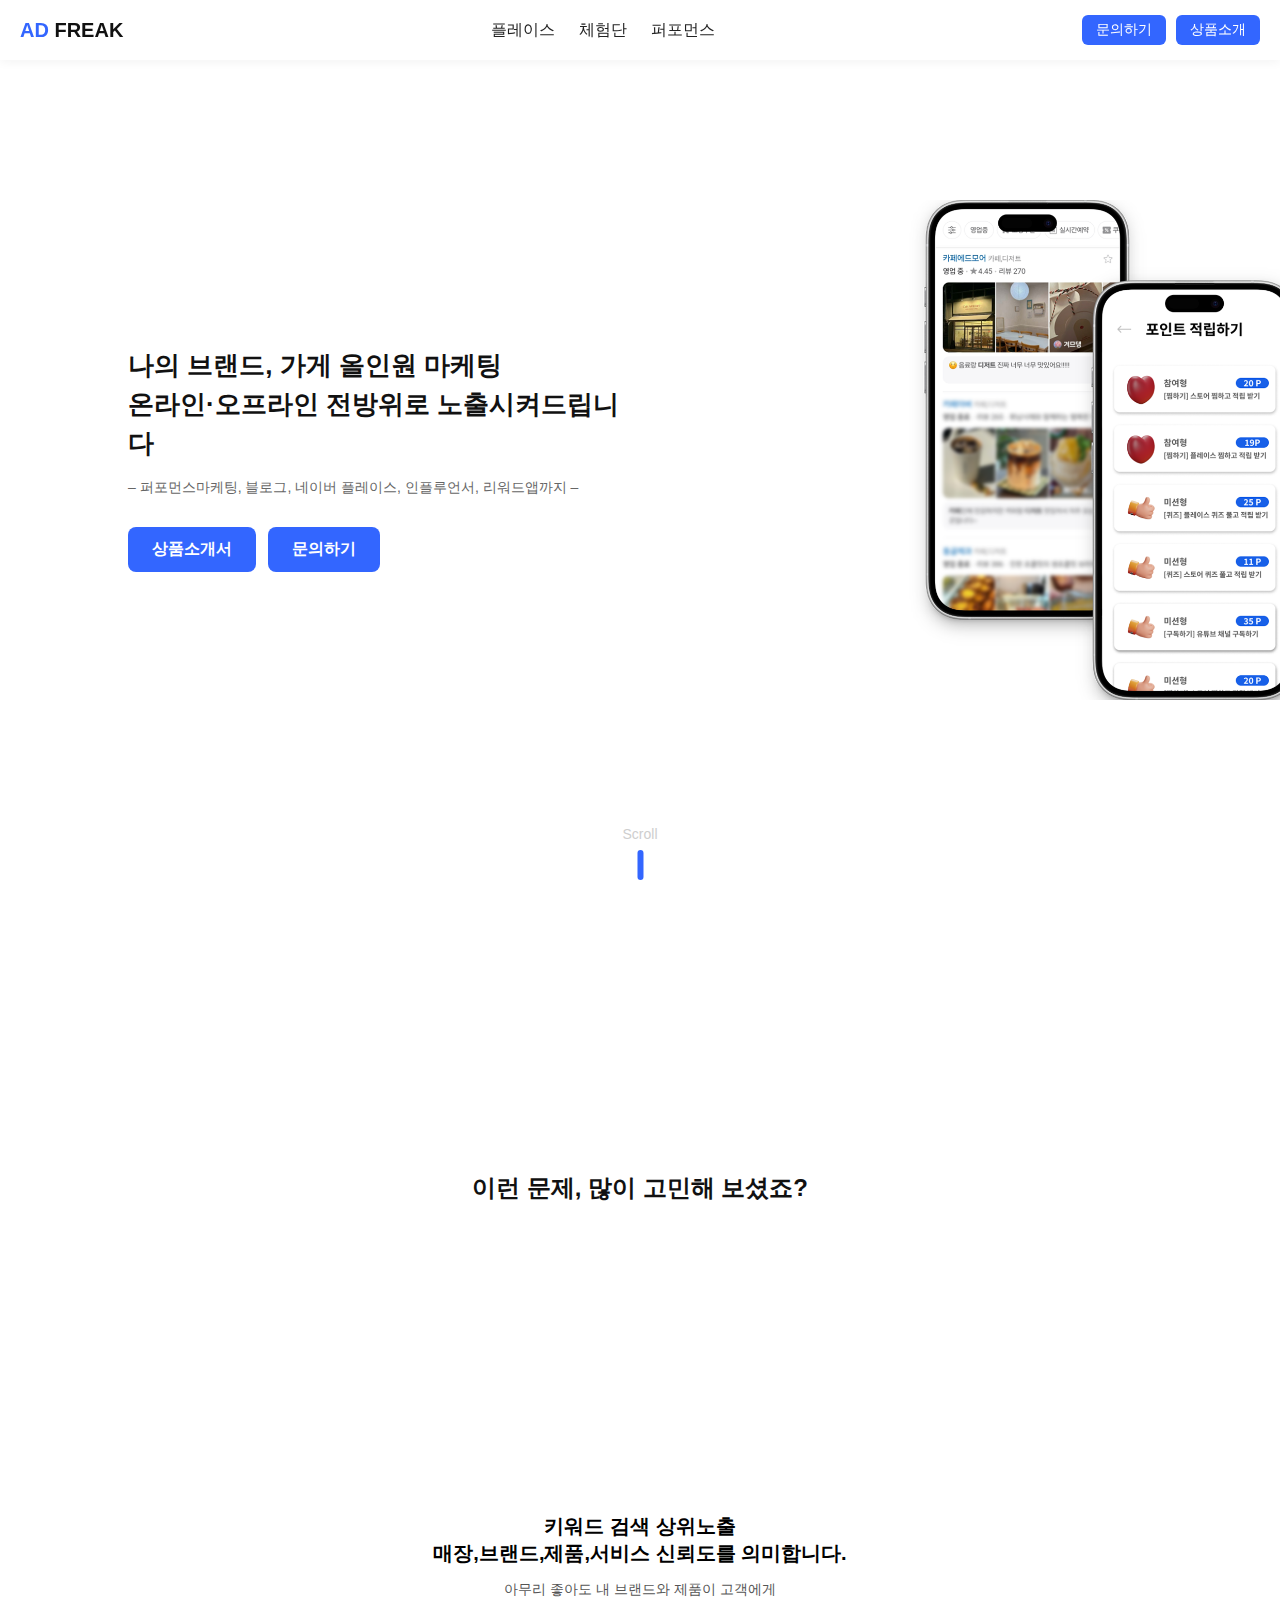
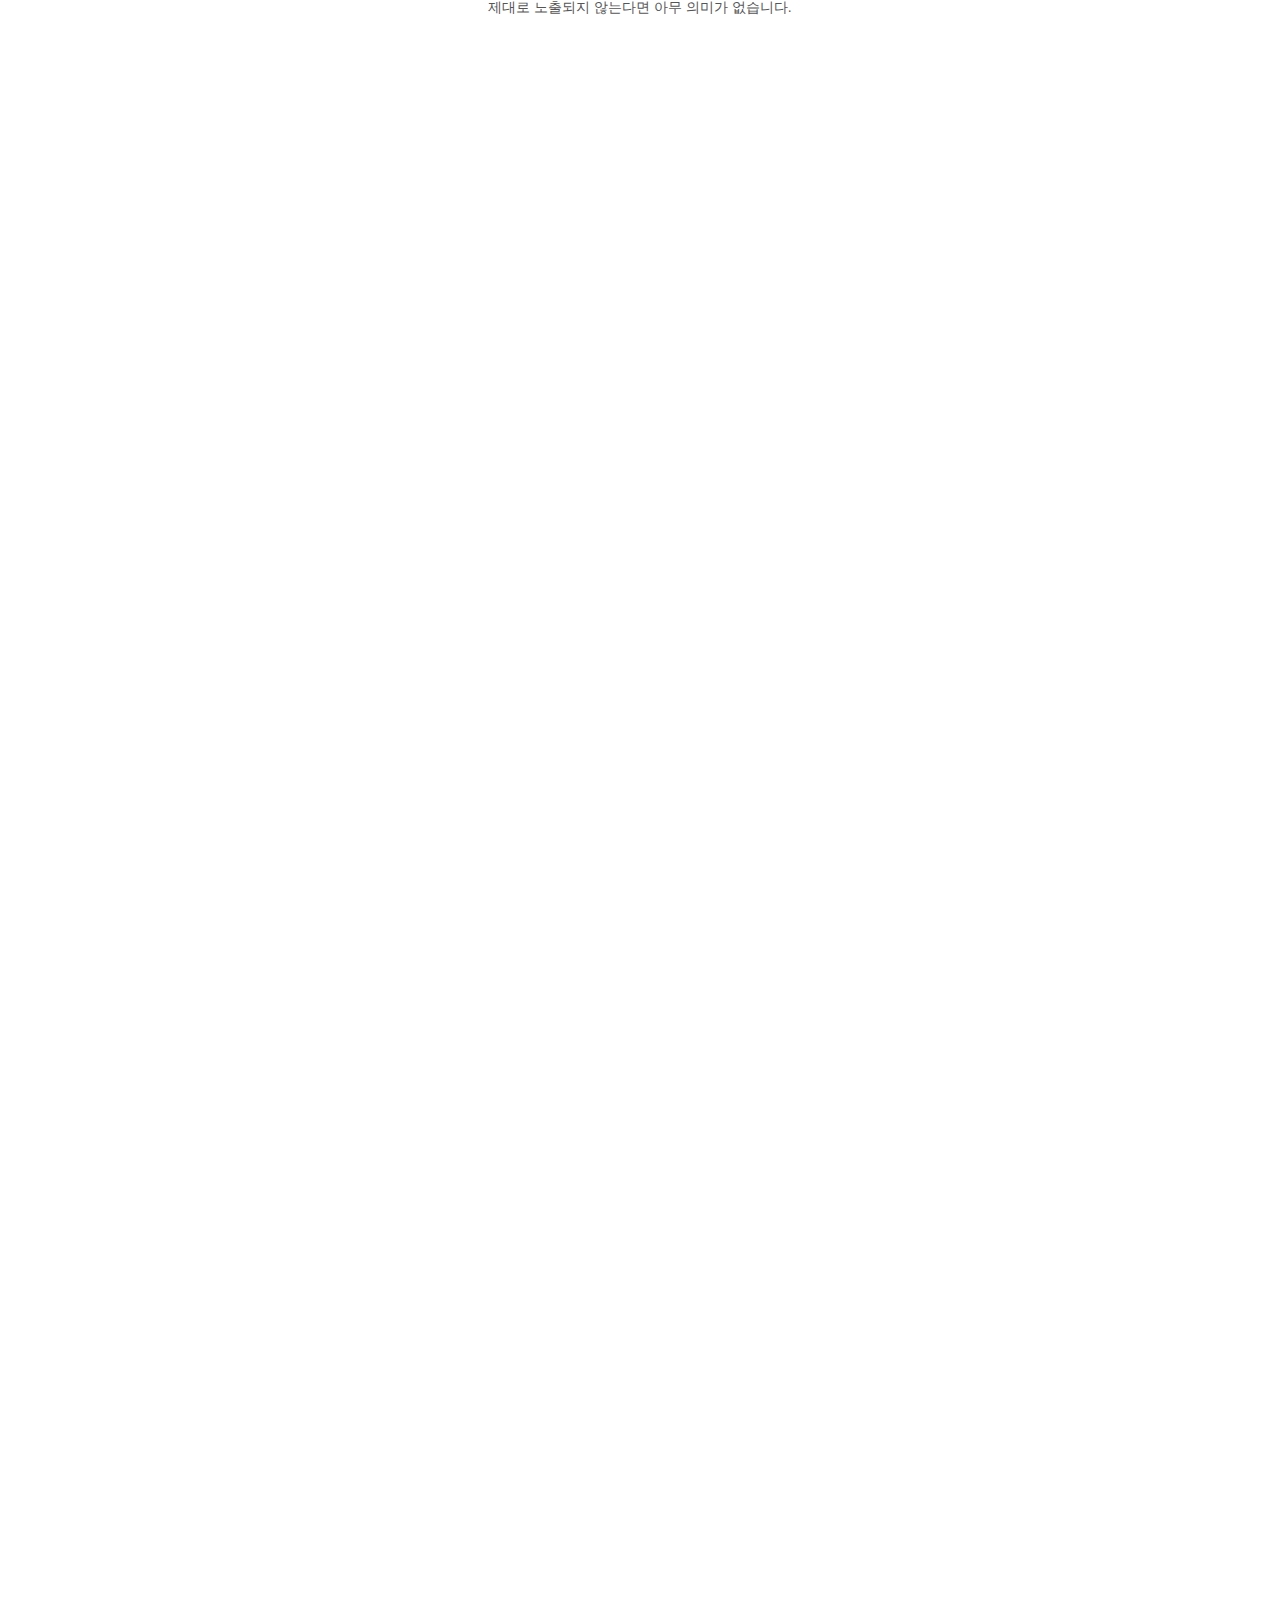
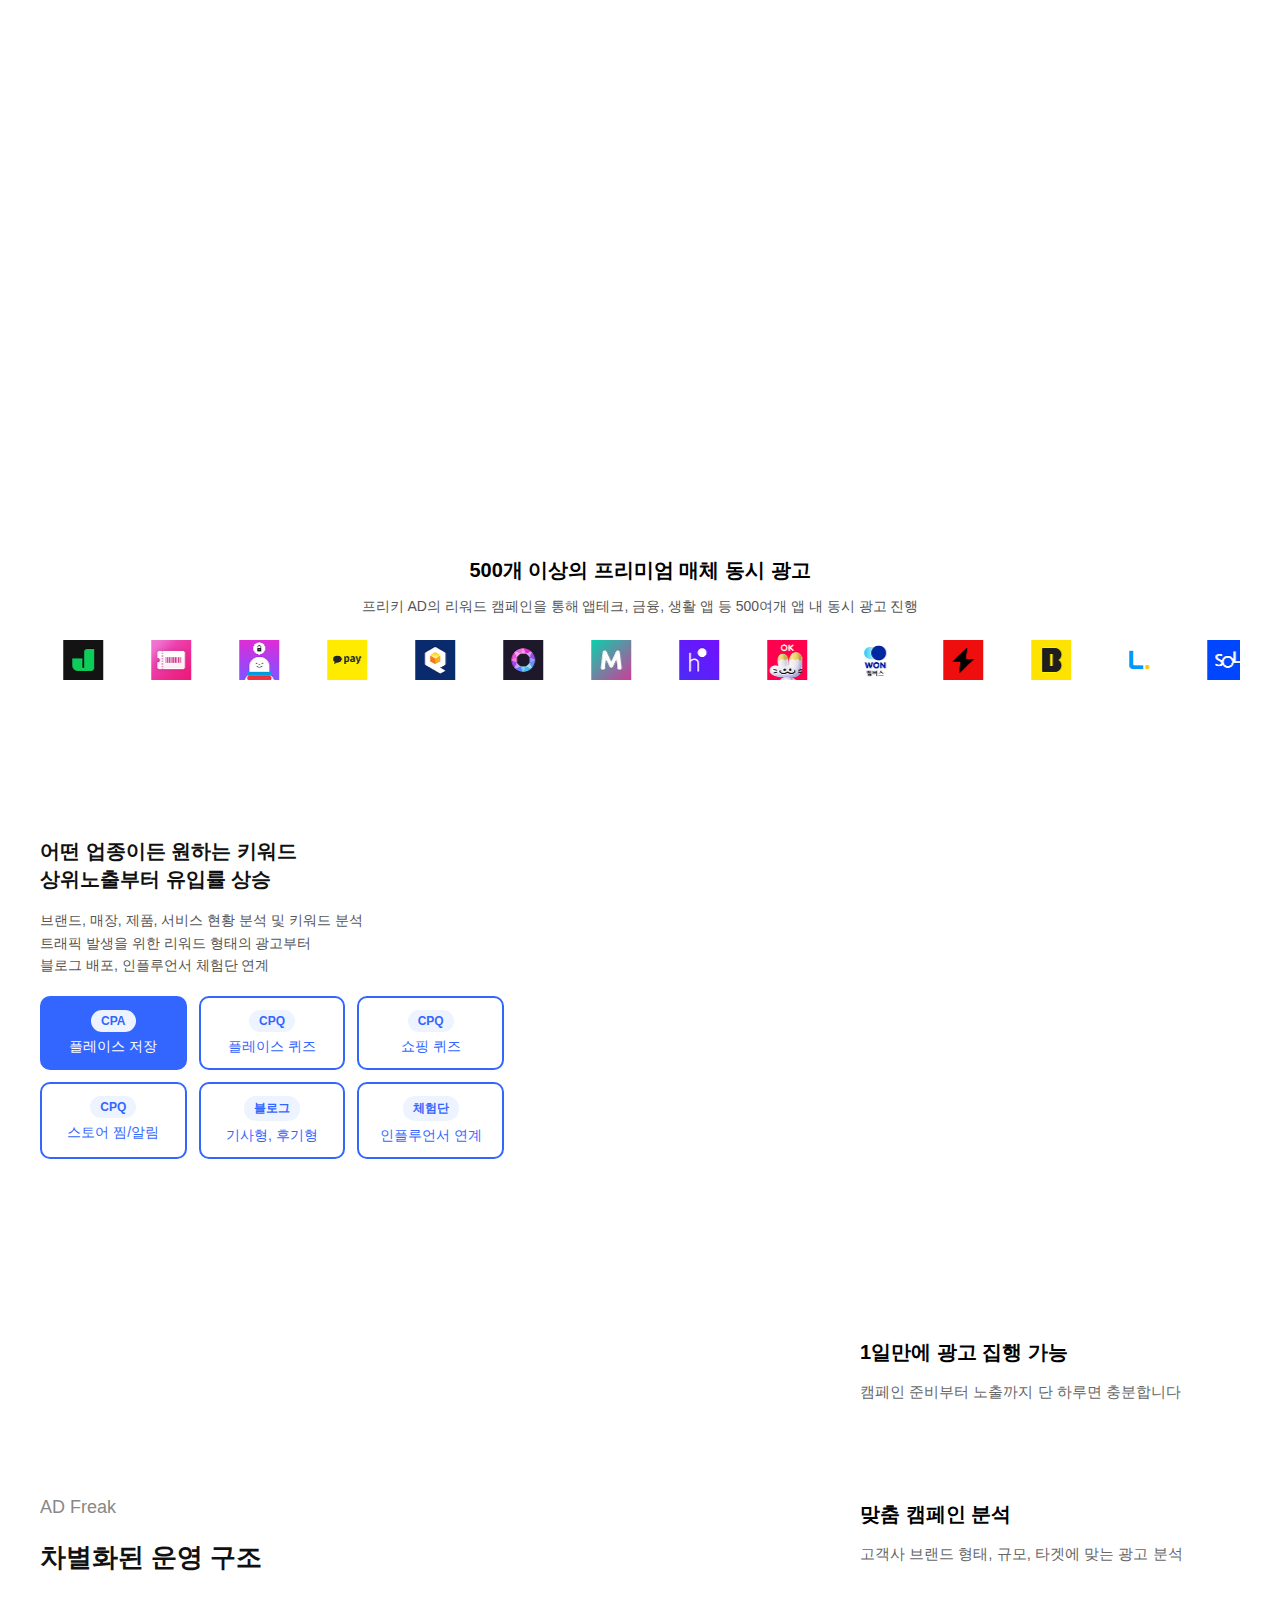
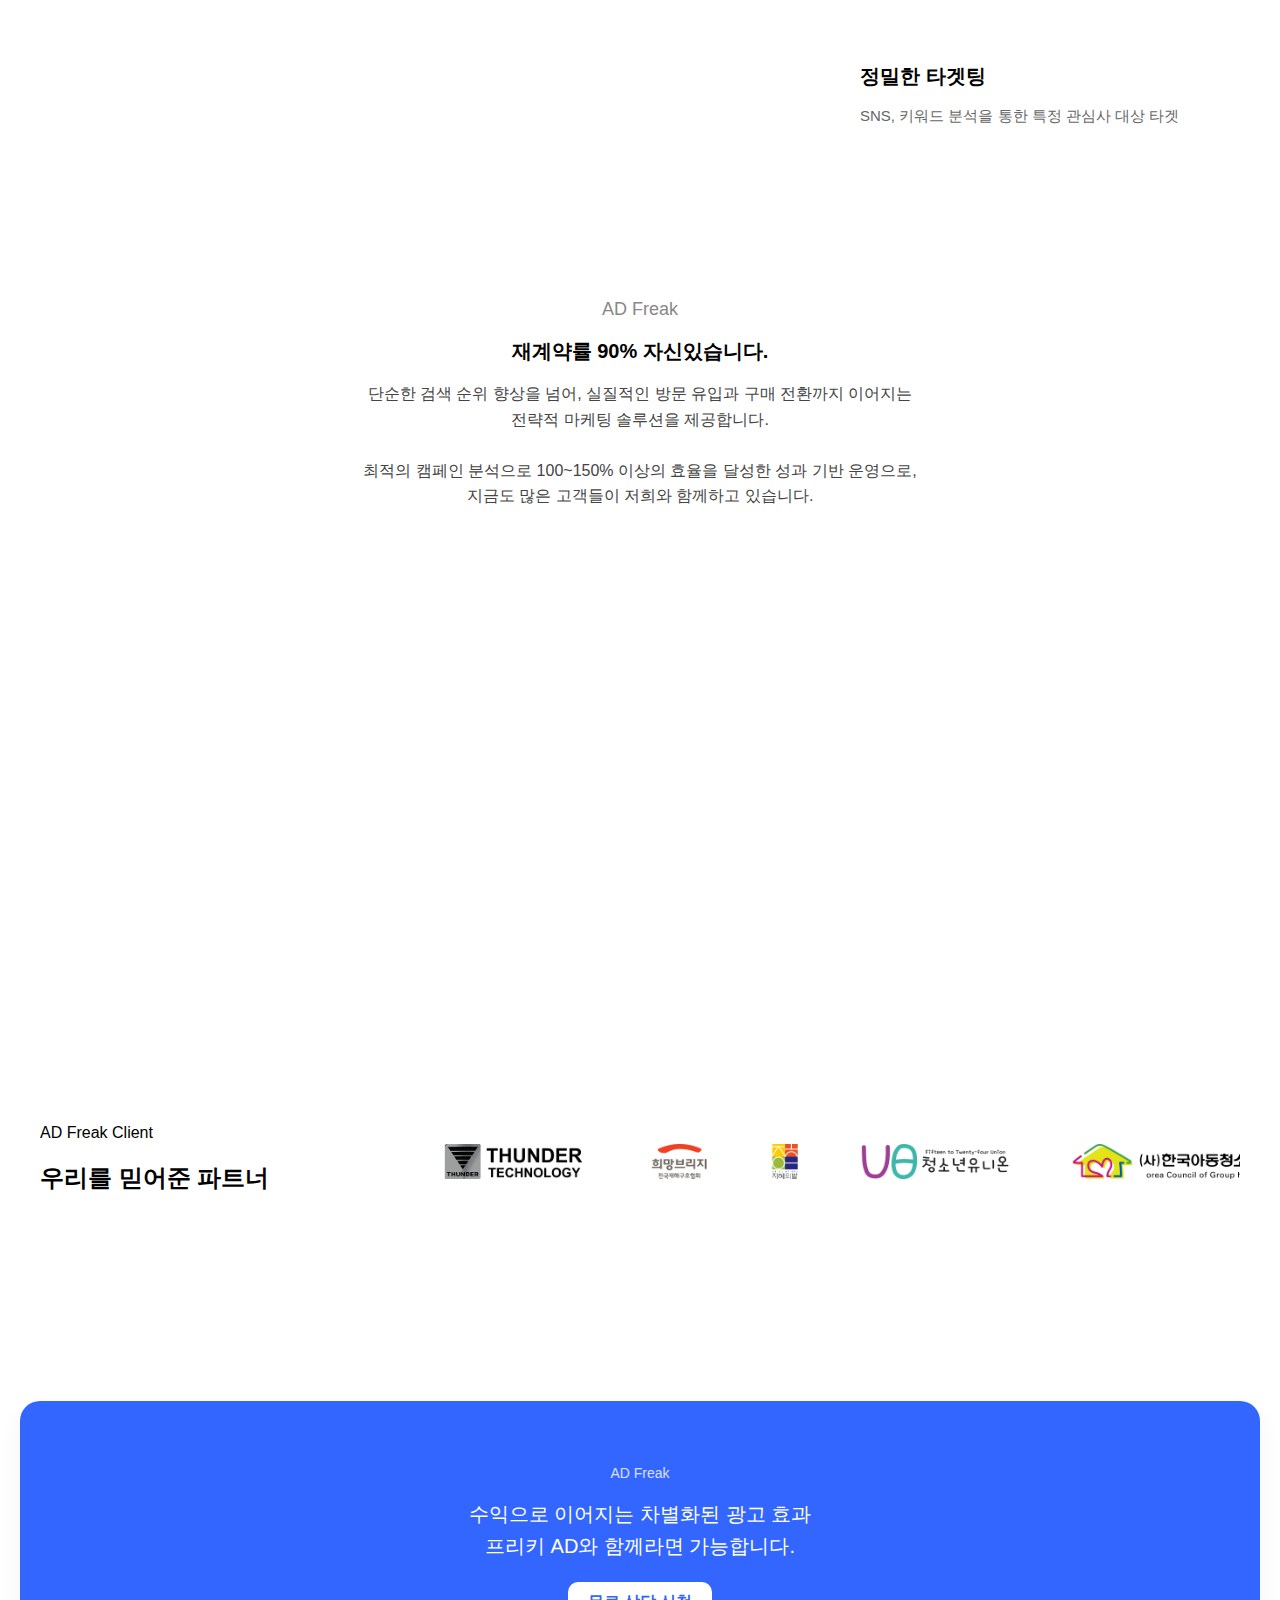
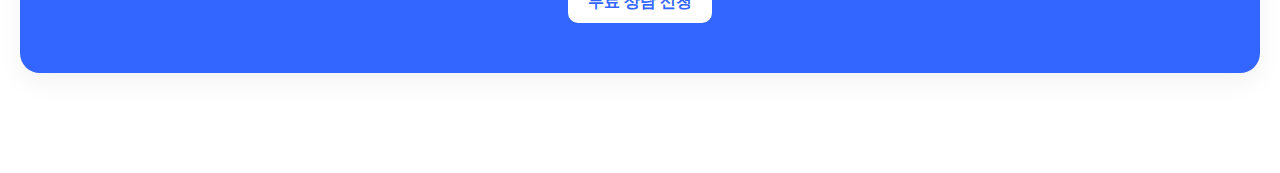
<file: index.html>
<!DOCTYPE html>
<html lang="ko">
<head>
  <meta charset="UTF-8" />
  <meta name="viewport" content="width=device-width, initial-scale=1.0" />
  <title>미션 페이지</title>
  <link rel="stylesheet" href="styles.css">
</head>
<body>
<header class="header">
  <div class="container">
    <!-- 로고 -->
        <a href="index.html" class="logo"><span class="ad">AD</span> <span class="freak">FREAK</span></a>

    <!-- PC 메뉴 -->
    <nav class="nav">
          <a href="place.html">플레이스</a>
      <a href="experience.html">체험단</a>
      <a href="performance.html">퍼포먼스</a>
    </nav>

    <!-- 버튼 -->
    <div class="buttons">
      <a href="contact.html" class="btn">문의하기</a>
      <a href="#product" class="btn">상품소개</a>
    </div>

    <!-- 모바일 메뉴 버튼 -->
    <div class="mobile-menu-icon" onclick="toggleMenu()">☰</div>
  </div>

  <!-- 모바일 전용 메뉴 -->
  <div class="mobile-menu" id="mobileMenu">
    <a href="place.html">플레이스</a>
    <a href="experience.html">체험단</a>
    <a href="performance.html">퍼포먼스</a>
    <a href="contact.html">문의하기</a>
    <a href="#product">상품소개</a>
  </div>
</header>


<!--메인 히어로섹션-->
<section class="hero-section">
  <div class="hero-content-wrapper">
    <div class="hero-text">
      <h1>나의 브랜드, 가게 올인원 마케팅<br>온라인·오프라인 전방위로 노출시켜드립니다</h1>
      <p>– 퍼포먼스마케팅, 블로그, 네이버 플레이스, 인플루언서, 리워드앱까지 –</p>
      <div class="hero-buttons">
        <a href="/files/company-profile.pdf" class="hero-btn" download>상품소개서</a>
        <a href="contact.html" class="hero-btn" target="_blank">문의하기</a>
      </div>
    </div>
    <div class="hero-image">
      <img src="main_img/m_m1.png" alt="핸드폰 목업" class="phone-img" />
    </div>
  </div>
  <div class="scroll-indicator">
<p class="scroll-text">Scroll</p>
    <span></span>
  </div>
</section>


<!--문제섹션-->
<section class="problem-section">
  <div class="problem-container">
    <div class="problem-bubbles">
      <span class="bubble fade-in bbt1">키워드 검색 상위 노출이 안돼요</span>
      <span class="bubble fade-in bbt2">방문 고객을 늘리고 싶어요</span>
      <span class="bubble fade-in bbt3">플레이스 검색 상단 노출되고 싶어요</span>
      <span class="bubble fade-in bbt4">제품, 서비스 인지도를 높이고 싶어요</span>
      <span class="bubble fade-in bbt5">대행사의 트래픽 광고가 효과 없었어요</span>
      <span class="bubble fade-in bbt6">어뷰징이 걱정이에요.</span>
    </div>
    <div class="problem-text">
          <h2>이런 문제, 많이 고민해 보셨죠?<br><strong id="typing-effect" data-typing-text="애드프릭에서 해결해드리겠습니다.">애드프릭에서 해결해드리겠습니다.</strong></h2>
    </div>
  </div>
</section>

<div class="logo-section">
  <h2>키워드 검색 상위노출</br>매장,브랜드,제품,서비스 신뢰도를 의미합니다.</h2>
  <p>아무리 좋아도 내 브랜드와 제품이 고객에게</br>제대로 노출되지 않는다면 아무 의미가 없습니다.</p>
</div>


<!--서비스 설명 1 -->
<section class="ad-section ad-section-1 fade-trigger">
  <div class="ad-inner">
    <div class="ad-left fade-item fade-delay-1">
      <h3>데이터 기반 실 사용자를 타겟으로<br>참여율 높은 보상형 광고를 제공해요</h3>
    </div>
    <div class="ad-right">
      <div class="phone fade-item fade-delay-2">
        <img src="main_img/m_s3_1.png" alt="퀴즈리워드1">
      </div>
      <div class="phone fade-item fade-delay-3">
        <img src="main_img/m_s3_2.png" alt="퀴즈리워드2">
      </div>
    </div>
  </div>
</section>


<!--서비스 설명 2 -->
<section class="ad-section ad-section-2 fade-trigger">
  <div class="ad-inner">
    <div class="ad-left fade-item fade-delay-1">
      <h3>플레이스,카카오맵,카카오페이 등<br>CPA 부터 트래픽 상승을 위한 CPQ 까지</h3>
    </div>
    <div class="ad-right">
      <div class="phone fade-item fade-delay-2">
        <img src="main_img/m_s4_1.png" alt="퀴즈리워드1">
      </div>
      <div class="phone fade-item fade-delay-3">
        <img src="main_img/m_s4_2.png" alt="퀴즈리워드2">
      </div>
    </div>
  </div>
</section>

<!--서비스 설명 3 -->
<section class="ad-section ad-section-3 fade-trigger">
  <div class="ad-inner">
    <div class="ad-left fade-item fade-delay-1">
      <h3>다양한 채널의 전문 인플루선서 연계<br>블로그,인스타그램,유튜브 체험단</h3>
    </div>
    <div class="ad-right">
      <div class="phone fade-item fade-delay-2">
        <img src="main_img/m_s5_1.png" alt="퀴즈리워드1">
      </div>
      <div class="phone fade-item fade-delay-3">
        <img src="main_img/m_s5_2.png" alt="퀴즈리워드2">
      </div>
    </div>
  </div>
</section>

<!--서비스 설명 4 -->
<section class="ad-section ad-section-4 fade-trigger">
  <div class="ad-inner">
    <div class="ad-left fade-item fade-delay-1">
      <h3>단순한 광고 운영을 넘어, 콘텐츠 기획·제작까지 <br>최소비용으로 최대 성과를 이끌어내는 퍼포먼스 마케팅</h3>
    </div>
    <div class="ad-right">
      <div class="phone fade-item fade-delay-2">
        <img src="main_img/ps2.png" alt="퀴즈리워드1">
      </div>
    </div>
  </div>
</section>

<!-- 로고 슬라이더 -->
<div class="logo-section">
  <h2>500개 이상의 프리미엄 매체 동시 광고</h2>
  <p>프리키 AD의 리워드 캠페인을 통해 앱테크, 금융, 생활 앱 등 500여개 앱 내 동시 광고 진행</p>
  <div class="logo-slider-wrapper">
    <div class="logo-slider">
          <img src="reward_logo/image 4.png">
          <img src="reward_logo/image 5.png">
          <img src="reward_logo/image 6.png">
          <img src="reward_logo/image 7.png">
          <img src="reward_logo/image 8.png">
          <img src="reward_logo/image 9.png">
          <img src="reward_logo/image 10.png">
          <img src="reward_logo/image 11.png">
          <img src="reward_logo/image 12.png">
          <img src="reward_logo/image 13.png">
          <img src="reward_logo/image 14.png">
          <img src="reward_logo/image 15.png">
          <img src="reward_logo/image 16.png">
          <img src="reward_logo/image 17.png">
          <img src="reward_logo/image 18.png">
          <img src="reward_logo/image 19.png">
          <img src="reward_logo/image 20.png">
          <img src="reward_logo/image 21.png">
          <img src="reward_logo/image 22.png">
          <img src="reward_logo/image 23.png">
          <img src="reward_logo/image 24.png">
          <img src="reward_logo/image 25.png">
          <img src="reward_logo/image 26.png">
          <img src="reward_logo/image 27.png">
          <img src="reward_logo/image 28.png">
          <img src="reward_logo/image 29.png">
    </div>
  </div>
</div>

<!-- 메인 섹션 -->
<div class="section1">
  <div class="left-panel">
    <div class="header-text">
      <h2>어떤 업종이든 원하는 키워드<br>상위노출부터 유입률 상승</h2>
      <p>브랜드, 매장, 제품, 서비스 현황 분석 및 키워드 분석<br>트래픽 발생을 위한 리워드 형태의 광고부터<br>블로그 배포, 인플루언서 체험단 연계</p>
    </div>
    <div class="button-grid">
      <button class="mission-btn active" data-target="place">
        <div class="mission-tag">CPA</div>
        <div class="mission-title">플레이스 저장</div>
      </button>
      <button class="mission-btn" data-target="quiz">
        <div class="mission-tag">CPQ</div>
        <div class="mission-title">플레이스 퀴즈</div>
      </button>
      <button class="mission-btn" data-target="shoppingquiz">
        <div class="mission-tag">CPQ</div>
        <div class="mission-title">쇼핑 퀴즈</div>
      </button>
      <button class="mission-btn" data-target="storezzim">
        <div class="mission-tag">CPQ</div>
        <div class="mission-title">스토어 찜/알림</div>
      </button>
      <button class="mission-btn" data-target="blog">
        <div class="mission-tag">블로그</div>
        <div class="mission-title">기사형, 후기형</div>
      </button>
      <button class="mission-btn" data-target="influencer">
        <div class="mission-tag">체험단</div>
        <div class="mission-title">인플루언서 연계</div>
      </button>
    </div>
  </div>

  <div class="content-area">
    <!-- 각 콘텐츠 세트 -->
    <div id="place" class="content-set active">
      <div class="phone-mockup delay-0"><img src="main_img/cpa1_1.png" /></div>
      <div class="phone-mockup delay-1"><img src="main_img/cpa1_2.png" /></div>
      <div class="phone-mockup delay-2"><img src="main_img/cpa1_3.png" /></div>
      <div class="phone-mockup delay-3"><img src="main_img/cpa1_4.png" /></div>
    </div>

    <!-- 예시 콘텐츠들 (quiz, shoppingquiz 등) -->
    <div id="quiz" class="content-set">
      <div class="phone-mockup delay-0"><img src="main_img/cpq1_1.png" /></div>
      <div class="phone-mockup delay-1"><img src="main_img/cpq1_2.png" /></div>
      <div class="phone-mockup delay-2"><img src="main_img/cpq1_3.png" /></div>
      <div class="phone-mockup delay-3"><img src="main_img/cpq1_4.png" /></div>
    </div>

    <div id="shoppingquiz" class="content-set">
      <div class="phone-mockup delay-0"><img src="main_img/cpq2_1.png" /></div>
      <div class="phone-mockup delay-1"><img src="main_img/cpq2_2.png" /></div>
      <div class="phone-mockup delay-2"><img src="main_img/cpq2_3.png" /></div>
      <div class="phone-mockup delay-3"><img src="main_img/cpq2_4.png" /></div>
    </div>

    <div id="storezzim" class="content-set">
      <div class="phone-mockup delay-0"><img src="main_img/cpq3_1.png" /></div>
      <div class="phone-mockup delay-1"><img src="main_img/cpq3_2.png" /></div>
      <div class="phone-mockup delay-2"><img src="main_img/cpq3_3.png" /></div>
      <div class="phone-mockup delay-3"><img src="main_img/cpq3_4.png" /></div>
    </div>

    <div id="blog" class="content-set">
      <div class="phone-mockup delay-0"><img src="main_img/blg1.png" /></div>
      <div class="phone-mockup delay-1"><img src="main_img/blg2.png" /></div>
      <div class="phone-mockup delay-2"><img src="main_img/blg3.png" /></div>
      <div class="phone-mockup delay-3"><img src="main_img/blg_4.png" /></div>
    </div>

    <div id="influencer" class="content-set">
      <div class="phone-mockup delay-0"><img src="main_img/ins1.png" /></div>
      <div class="phone-mockup delay-1"><img src="main_img/ins2.png" /></div>
      <div class="phone-mockup delay-2"><img src="main_img/ins3.png" /></div>
      <div class="phone-mockup delay-3"><img src="main_img/ins_4.png" /></div>
    </div>
  </div>
</div>

<section class="feature-section scroll-fade">
  <div class="feature-title">
        <p class="small-title">AD Freak</p>
    <h2 class="main-title">차별화된 운영 구조</h2>
  </div>
  <div class="feature-list">
    <div class="feature-item">
      <h3>1일만에 광고 집행 가능</h3>
      <p>캠페인 준비부터 노출까지 단 하루면 충분합니다</p>
    </div>
    <div class="feature-item">
      <h3>맞춤 캠페인 분석</h3>
      <p>고객사 브랜드 형태, 규모, 타겟에 맞는 광고 분석</p>
    </div>
    <div class="feature-item">
      <h3>정밀한 타겟팅</h3>
      <p>SNS, 키워드 분석을 통한 특정 관심사 대상 타겟</p>
    </div>
  </div>
</section>

<section class="section-mockup">
  <div class="text-container scroll-fade">
        <p class="subtitle">AD Freak</p>
    <h2>재계약률 90% 자신있습니다.</h2>
    <p class="desc">
      단순한 검색 순위 향상을 넘어, 실질적인 방문 유입과 구매 전환까지 이어지는<br>
      전략적 마케팅 솔루션을 제공합니다.<br>
      <br>
      최적의 캠페인 분석으로 100~150% 이상의 효율을 달성한 성과 기반 운영으로,<br>
      지금도 많은 고객들이 저희와 함께하고 있습니다.
    </p>
  </div>
  <div class="mockup-container">
    <img src="main_img/m_s3_2.png" class="mockup scroll-fade fade-delay-1" alt="mockup1">
    <img src="main_img/m_sl1.png" class="mockup scroll-fade fade-delay-2" alt="mockup2">
    <img src="main_img/blg4.png" class="mockup scroll-fade fade-delay-3" alt="mockup3">
    <img src="main_img/ins4.png" class="mockup scroll-fade fade-delay-4" alt="mockup4">
    <img src="main_img/m_sl2.png" class="mockup scroll-fade fade-delay-5" alt="mockup5">
    <img src="main_img/m_sl3.png" class="mockup scroll-fade fade-delay-5" alt="mockup6">
  </div>
  </div>
</section>

<section class="section-partners">
      <div class="partner-flex">
  <div class="partner-text">
          <p class="subtitle">AD Freak Client</p>
    <h2>우리를 믿어준 파트너</h2>
  </div>
  <div class="partner-slider-wrapper">
    <div class="partner-slider scroll-slide">
            <img src="partner_logo/Group.png" alt="logo1">
            <img src="partner_logo/Group 3.png" alt="logo2">
            <img src="partner_logo/Group4.png" alt="logo3">
            <img src="partner_logo/Group5.png" alt="logo4">
            <img src="partner_logo/Group6.png" alt="logo5">
            <img src="partner_logo/Group7.png" alt="logo6">
            <img src="partner_logo/Group8.png" alt="logo7">
            <img src="partner_logo/FRJ Jeans.png" alt="logo8">
            <img src="partner_logo/KMAC2.png" alt="logo9">
            <img src="partner_logo/logo_177X54 1.png" alt="logo10">
            <img src="partner_logo/paar..png" alt="logo11">
            <img src="partner_logo/image 31.png" alt="logo12">
            <img src="partner_logo/지원아카데미 로고.png" alt="logo13">
            <img src="partner_logo/물콩연구소 로고 2.png" alt="logo14">
            <img src="partner_logo/자산 3 2.png" alt="logo15">
            <img src="partner_logo/Group.png" alt="logo1-2">
            <img src="partner_logo/Group 3.png" alt="logo2-2">
            <img src="partner_logo/Group4.png" alt="logo3-2">
            <img src="partner_logo/Group5.png" alt="logo4-2">
            <img src="partner_logo/Group6.png" alt="logo5-2">
            <img src="partner_logo/Group7.png" alt="logo6-2">
            <img src="partner_logo/Group8.png" alt="logo7-2">
            <img src="partner_logo/FRJ Jeans.png" alt="logo8-2">
            <img src="partner_logo/KMAC2.png" alt="logo9-2">
            <img src="partner_logo/logo_177X54 1.png" alt="logo10-2">
            <img src="partner_logo/paar..png" alt="logo11-2">
            <img src="partner_logo/image 31.png" alt="logo12-2">
            <img src="partner_logo/지원아카데미 로고.png" alt="logo13-2">
            <img src="partner_logo/물콩연구소 로고 2.png" alt="logo14-2">
            <img src="partner_logo/자산 3 2.png" alt="logo15-2">
          </div>
    </div>
  </div>
</section>

<section class="section-cta">
  <div class="cta-content">
        <p class="subtitle">AD Freak</p>
    <h2>
      수익으로 이어지는 차별화된 광고 효과<br>
      프리키 AD와 함께라면 가능합니다.
    </h2>
    <a href="contact.html" class="cta-button">무료 상담 신청</a>
  </div>
</section>



  <script src="script.js"></script>
</body>
</html>
</file>
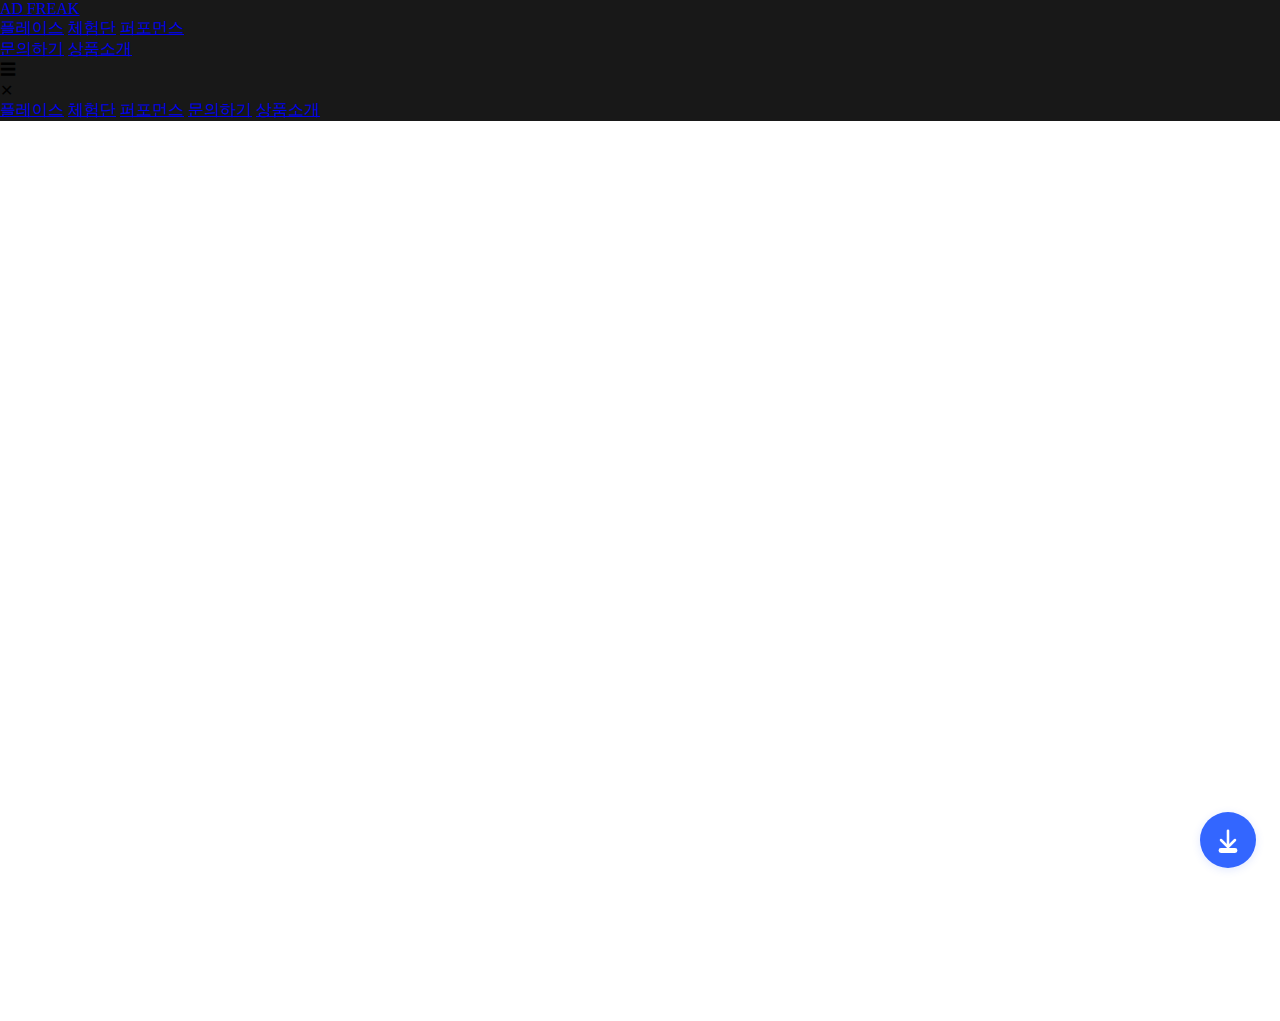
<file: company-ppt.html>
<!DOCTYPE html>
<html lang="ko">
<head>
  <meta charset="UTF-8">
  <title>회사소개서 - ADFREAK</title>
  <meta name="viewport" content="width=device-width, initial-scale=1.0">
  <style>
    body { margin:0; padding:0; background:#181818; }
    .ppt-iframe-wrap {
      width: 100vw;
      height: 100vh;
      display: flex;
      align-items: center;
      justify-content: center;
      background: #181818;
    }
    .ppt-iframe {
      width: 100vw;
      height: 100vh;
      border: none;
      background: #fff;
      max-width: 100%;
      max-height: 100%;
    }
    .download-btn {
      position: fixed;
      right: 24px;
      bottom: 32px;
      z-index: 9999;
      background: #3366ff;
      color: #fff;
      border: none;
      border-radius: 50%;
      width: 56px;
      height: 56px;
      display: flex;
      align-items: center;
      justify-content: center;
      box-shadow: 0 2px 8px rgba(51,102,255,0.15);
      cursor: pointer;
      font-size: 28px;
      transition: background 0.2s, box-shadow 0.2s;
    }
    .download-btn:hover {
      background: #254cd0;
      box-shadow: 0 4px 16px rgba(51,102,255,0.25);
    }
    .download-btn svg {
      width: 28px;
      height: 28px;
      display: block;
    }
    @media (max-width: 600px) {
      .download-btn {
        right: 12px;
        bottom: 18px;
        width: 44px;
        height: 44px;
        font-size: 20px;
      }
      .download-btn svg {
        width: 20px;
        height: 20px;
      }
    }
  </style>
</head>
<body>
  <div id="header-include"></div>
  <div class="ppt-iframe-wrap">
    <iframe 
      class="ppt-iframe"
      src="https://unfolded-insect-2b1y5p5.gamma.site/"
      title="회사소개서"
      allowfullscreen
    ></iframe>
  </div>
  <a href="/adfreak_service.pdf" class="download-btn" download aria-label="회사소개서 PDF 다운로드">
    <svg width="32" height="32" viewBox="0 0 24 24" fill="none" stroke="currentColor" stroke-width="2.2" stroke-linecap="round" stroke-linejoin="round">
      <path d="M12 4v12"/>
      <path d="M6 12l6 6 6-6"/>
      <rect x="5" y="20" width="14" height="2" rx="1"/>
    </svg>
  </a>
  <script>
    // header.html 동적 삽입
    fetch('/header.html')
      .then(res => res.text())
      .then(data => {
        document.getElementById('header-include').innerHTML = data;
      });
  </script>
</body>
</html>
</file>
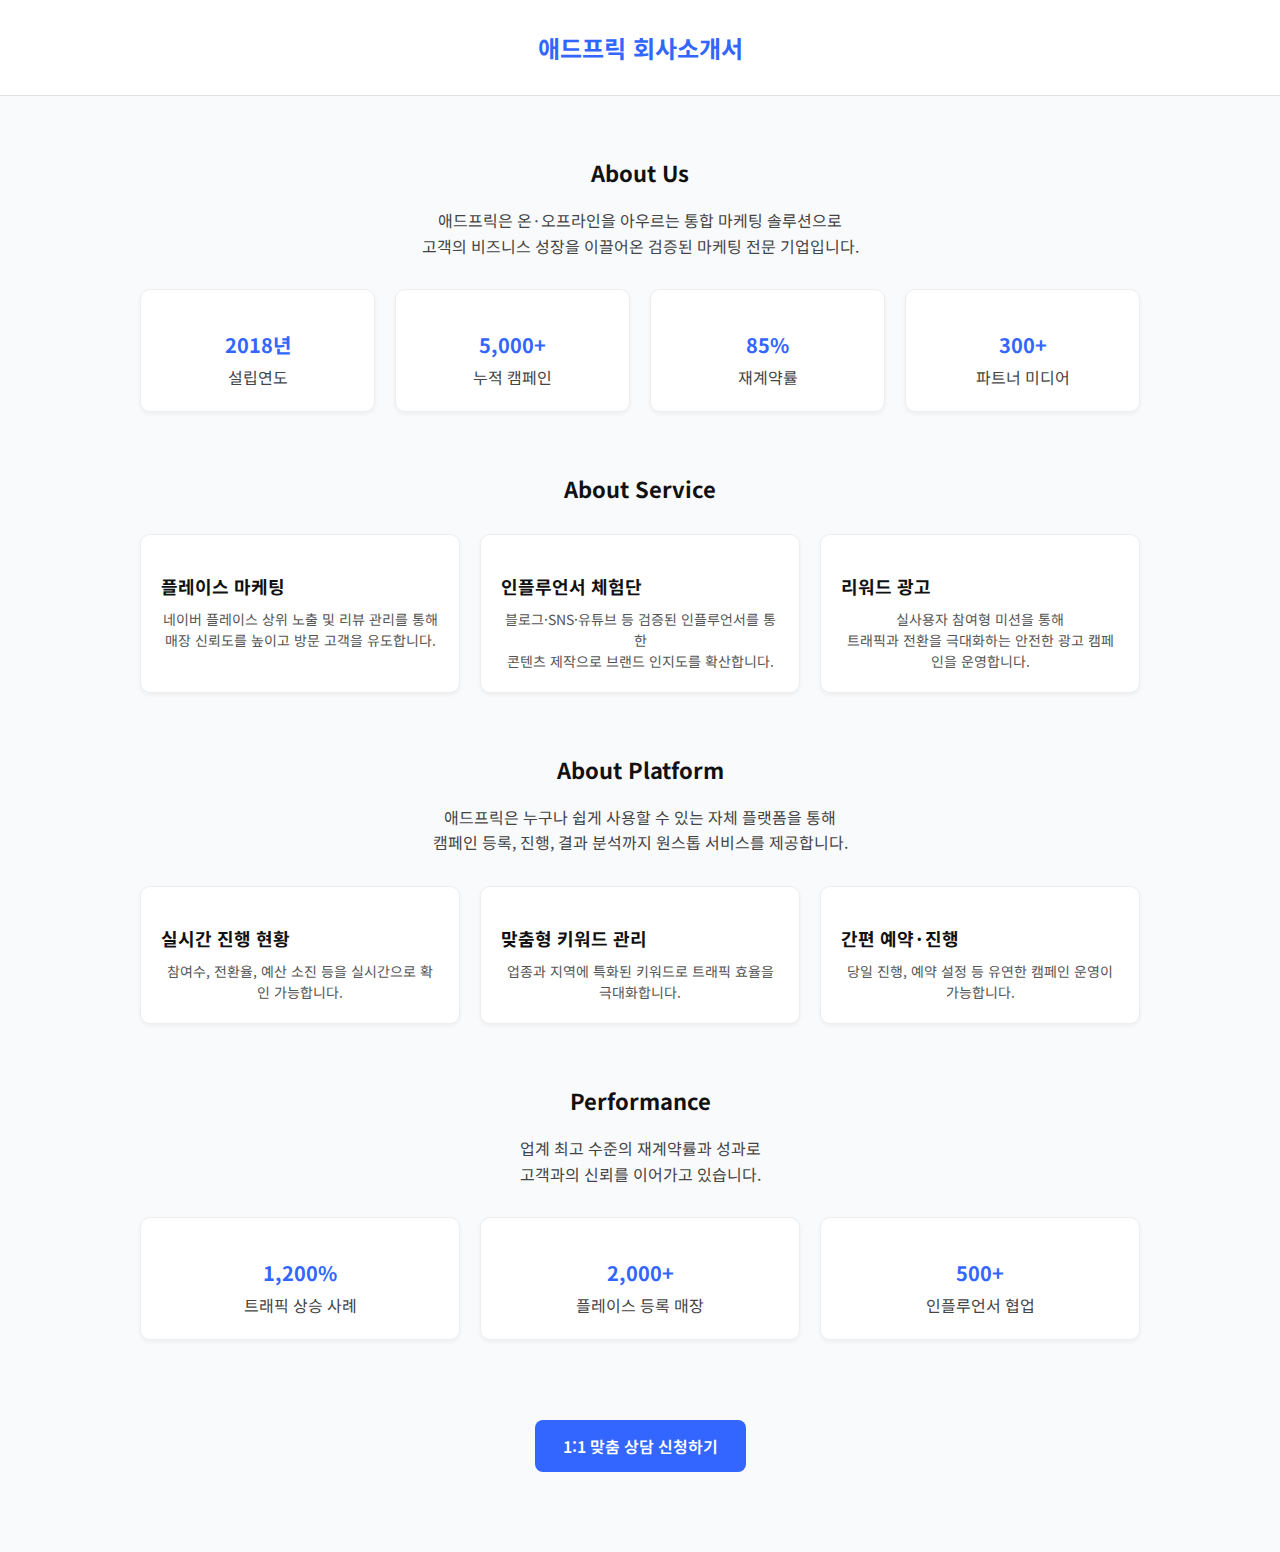
<file: company.html>
<!DOCTYPE html>
<html lang="ko">
<head>
  <meta charset="UTF-8" />
  <meta name="viewport" content="width=device-width, initial-scale=1.0"/>
  <title>애드프릭 회사소개서</title>
  <link href="https://fonts.googleapis.com/css2?family=Noto+Sans+KR:wght@400;500;700&display=swap" rel="stylesheet">
  <style>
    body {
      font-family: 'Noto Sans KR', sans-serif;
      background: #f9fafc;
      color: #222;
      margin:0; padding:0;
    }
    header {
      background: #fff;
      padding: 30px;
      text-align: center;
      border-bottom:1px solid #e0e0e0;
    }
    header h1 {
      font-size:24px;
      color:#3366ff;
      margin:0;
    }
    .section {
      max-width:1000px;
      margin:60px auto;
      padding:0 20px;
    }
    .section-title {
      text-align:center;
      font-size:22px;
      margin-bottom:20px;
      color:#111;
      font-weight:700;
    }
    .section p {
      text-align:center;
      font-size:16px;
      line-height:1.6;
      color:#444;
      margin:0 auto;
      max-width:700px;
    }
    .stats {
      display:flex;
      flex-wrap:wrap;
      justify-content:center;
      gap:20px;
      margin-top:30px;
    }
    .stat {
      background:#fff;
      border:1px solid #eee;
      border-radius:10px;
      padding:20px;
      text-align:center;
      flex:1 1 180px;
      box-shadow:0 2px 4px rgba(0,0,0,0.05);
    }
    .stat h3 {
      font-size:20px;
      color:#3366ff;
      margin-bottom:6px;
    }
    .features {
      display:grid;
      grid-template-columns:repeat(auto-fit,minmax(250px,1fr));
      gap:20px;
      margin-top:30px;
    }
    .feature {
      background:#fff;
      padding:20px;
      border-radius:10px;
      border:1px solid #eee;
      box-shadow:0 2px 4px rgba(0,0,0,0.05);
    }
    .feature h3 {
      font-size:18px;
      color:#111;
      margin-bottom:10px;
    }
    .feature p {
      font-size:14px;
      color:#555;
      line-height:1.5;
    }
    .cta {
      text-align:center;
      margin:80px 0;
    }
    .cta a {
      display:inline-block;
      background:#3366ff;
      color:#fff;
      padding:14px 28px;
      border-radius:8px;
      text-decoration:none;
      font-weight:600;
      transition:background 0.3s;
    }
    .cta a:hover {
      background:#254cd0;
    }
  </style>
</head>
<body>
<header>
  <h1>애드프릭 회사소개서</h1>
</header>

<section class="section">
  <h2 class="section-title">About Us</h2>
  <p>
    애드프릭은 온·오프라인을 아우르는 통합 마케팅 솔루션으로<br>
    고객의 비즈니스 성장을 이끌어온 검증된 마케팅 전문 기업입니다.
  </p>
  <div class="stats">
    <div class="stat">
      <h3>2018년</h3>
      <p>설립연도</p>
    </div>
    <div class="stat">
      <h3>5,000+</h3>
      <p>누적 캠페인</p>
    </div>
    <div class="stat">
      <h3>85%</h3>
      <p>재계약률</p>
    </div>
    <div class="stat">
      <h3>300+</h3>
      <p>파트너 미디어</p>
    </div>
  </div>
</section>

<section class="section">
  <h2 class="section-title">About Service</h2>
  <div class="features">
    <div class="feature">
      <h3>플레이스 마케팅</h3>
      <p>
        네이버 플레이스 상위 노출 및 리뷰 관리를 통해<br>
        매장 신뢰도를 높이고 방문 고객을 유도합니다.
      </p>
    </div>
    <div class="feature">
      <h3>인플루언서 체험단</h3>
      <p>
        블로그·SNS·유튜브 등 검증된 인플루언서를 통한<br>
        콘텐츠 제작으로 브랜드 인지도를 확산합니다.
      </p>
    </div>
    <div class="feature">
      <h3>리워드 광고</h3>
      <p>
        실사용자 참여형 미션을 통해<br>
        트래픽과 전환을 극대화하는 안전한 광고 캠페인을 운영합니다.
      </p>
    </div>
  </div>
</section>

<section class="section">
  <h2 class="section-title">About Platform</h2>
  <p>
    애드프릭은 누구나 쉽게 사용할 수 있는 자체 플랫폼을 통해<br>
    캠페인 등록, 진행, 결과 분석까지 원스톱 서비스를 제공합니다.
  </p>
  <div class="features">
    <div class="feature">
      <h3>실시간 진행 현황</h3>
      <p>
        참여수, 전환율, 예산 소진 등을 실시간으로 확인 가능합니다.
      </p>
    </div>
    <div class="feature">
      <h3>맞춤형 키워드 관리</h3>
      <p>
        업종과 지역에 특화된 키워드로 트래픽 효율을 극대화합니다.
      </p>
    </div>
    <div class="feature">
      <h3>간편 예약·진행</h3>
      <p>
        당일 진행, 예약 설정 등 유연한 캠페인 운영이 가능합니다.
      </p>
    </div>
  </div>
</section>

<section class="section">
  <h2 class="section-title">Performance</h2>
  <p>
    업계 최고 수준의 재계약률과 성과로<br>
    고객과의 신뢰를 이어가고 있습니다.
  </p>
  <div class="stats">
    <div class="stat">
      <h3>1,200%</h3>
      <p>트래픽 상승 사례</p>
    </div>
    <div class="stat">
      <h3>2,000+</h3>
      <p>플레이스 등록 매장</p>
    </div>
    <div class="stat">
      <h3>500+</h3>
      <p>인플루언서 협업</p>
    </div>
  </div>
</section>

<section class="cta">
  <a href="contact.html">1:1 맞춤 상담 신청하기</a>
</section>

</body>
</html>
</file>
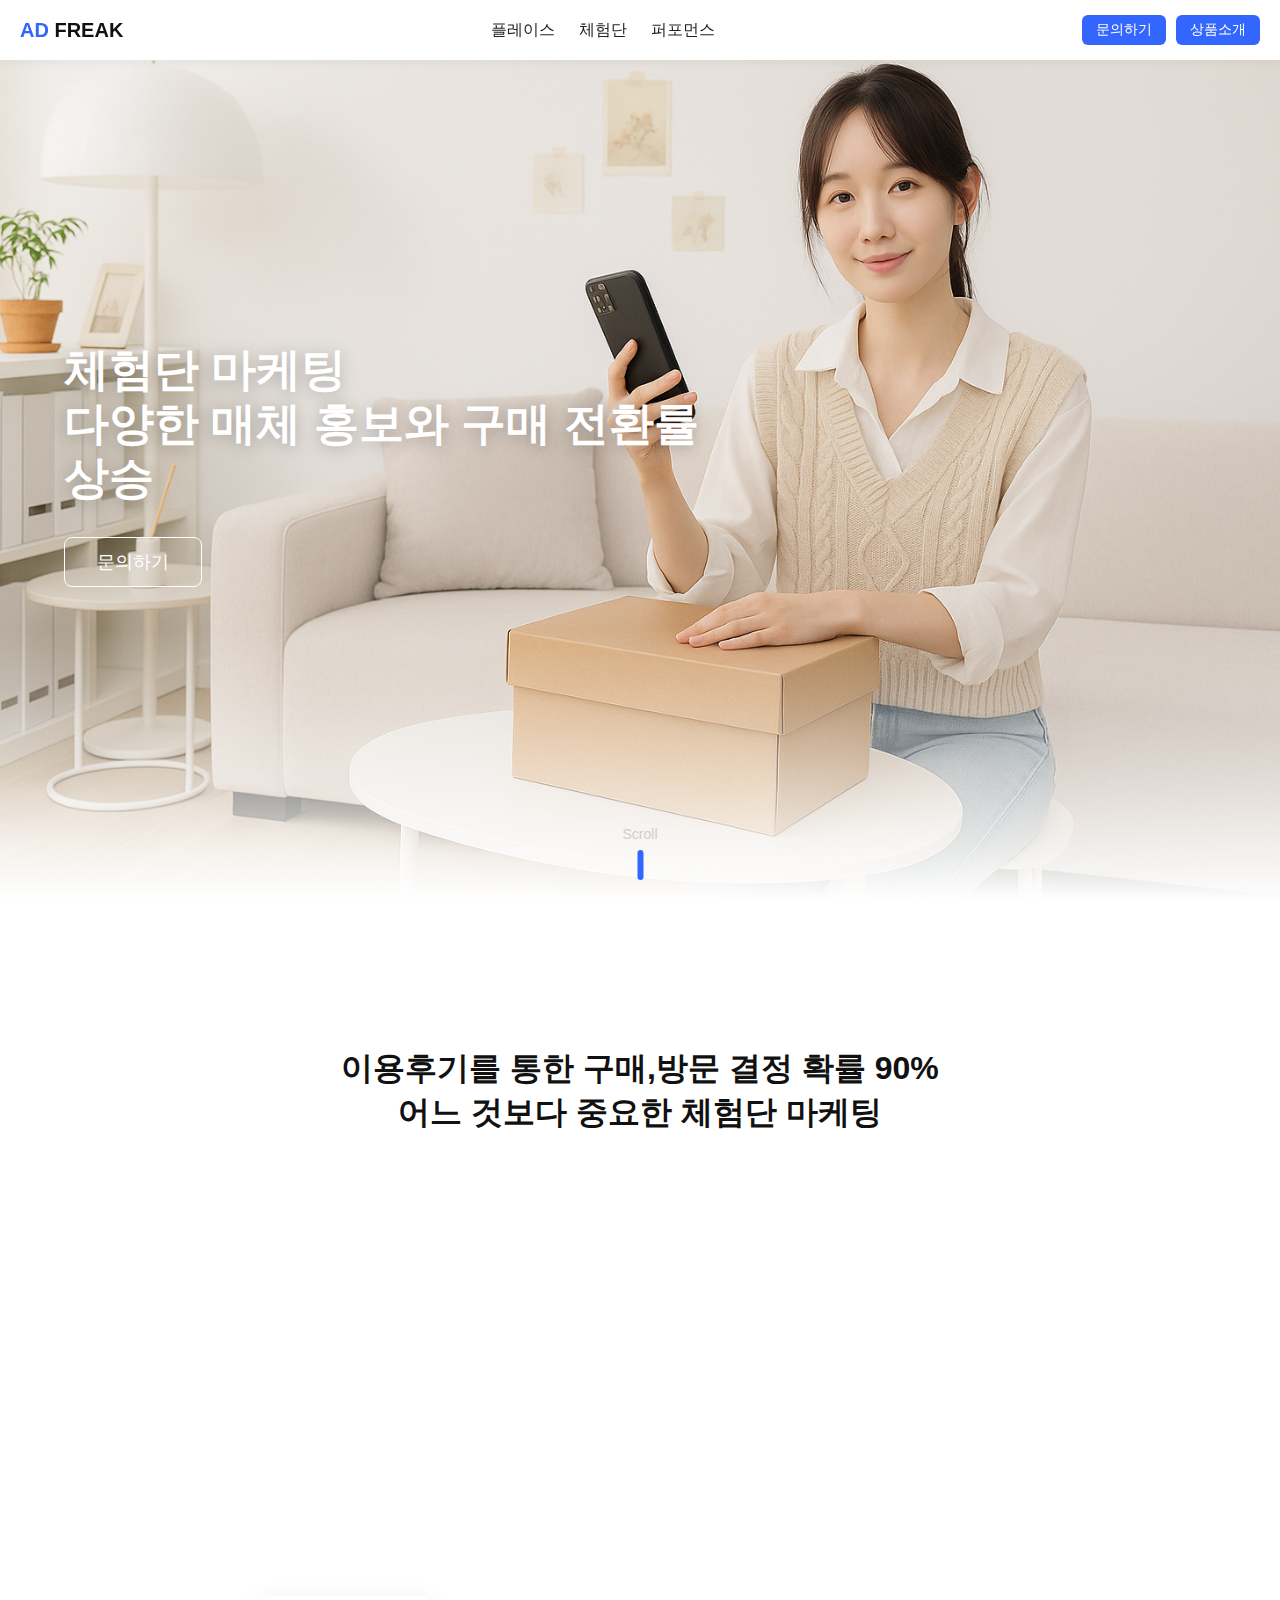
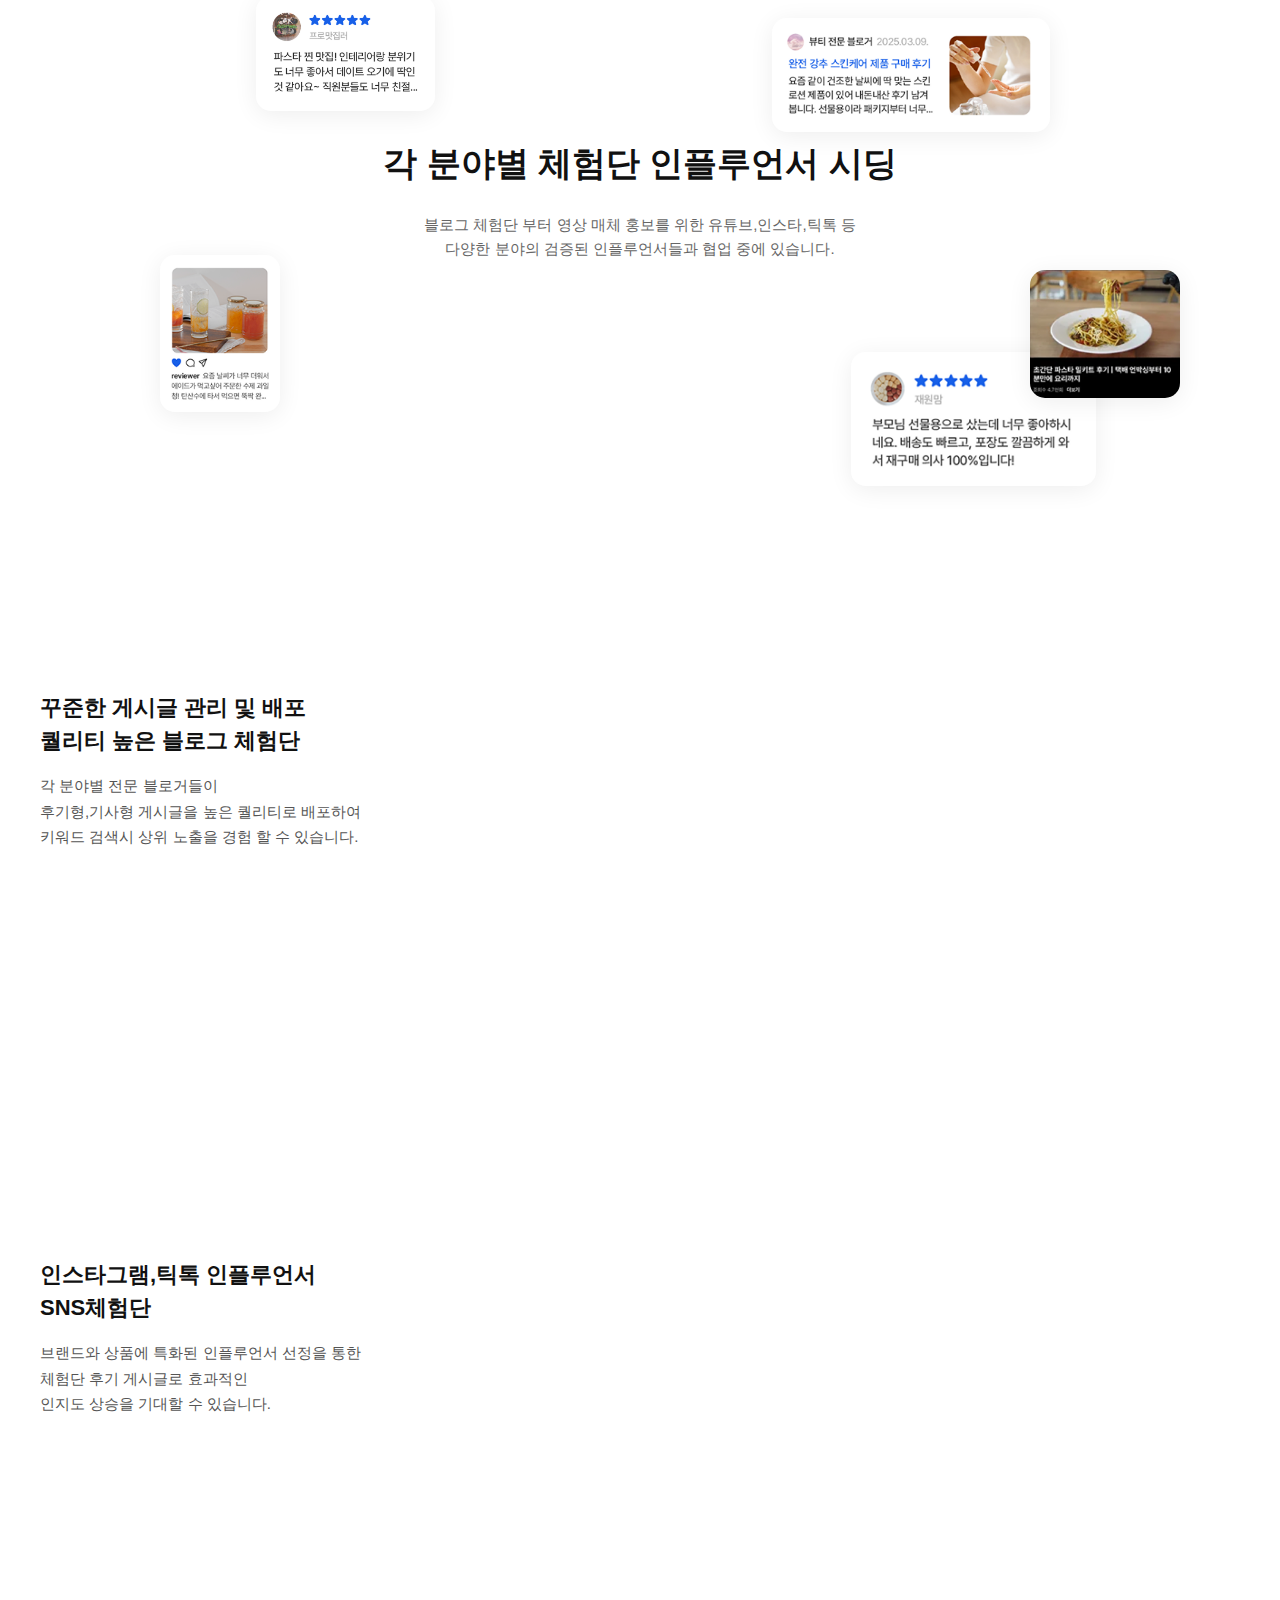
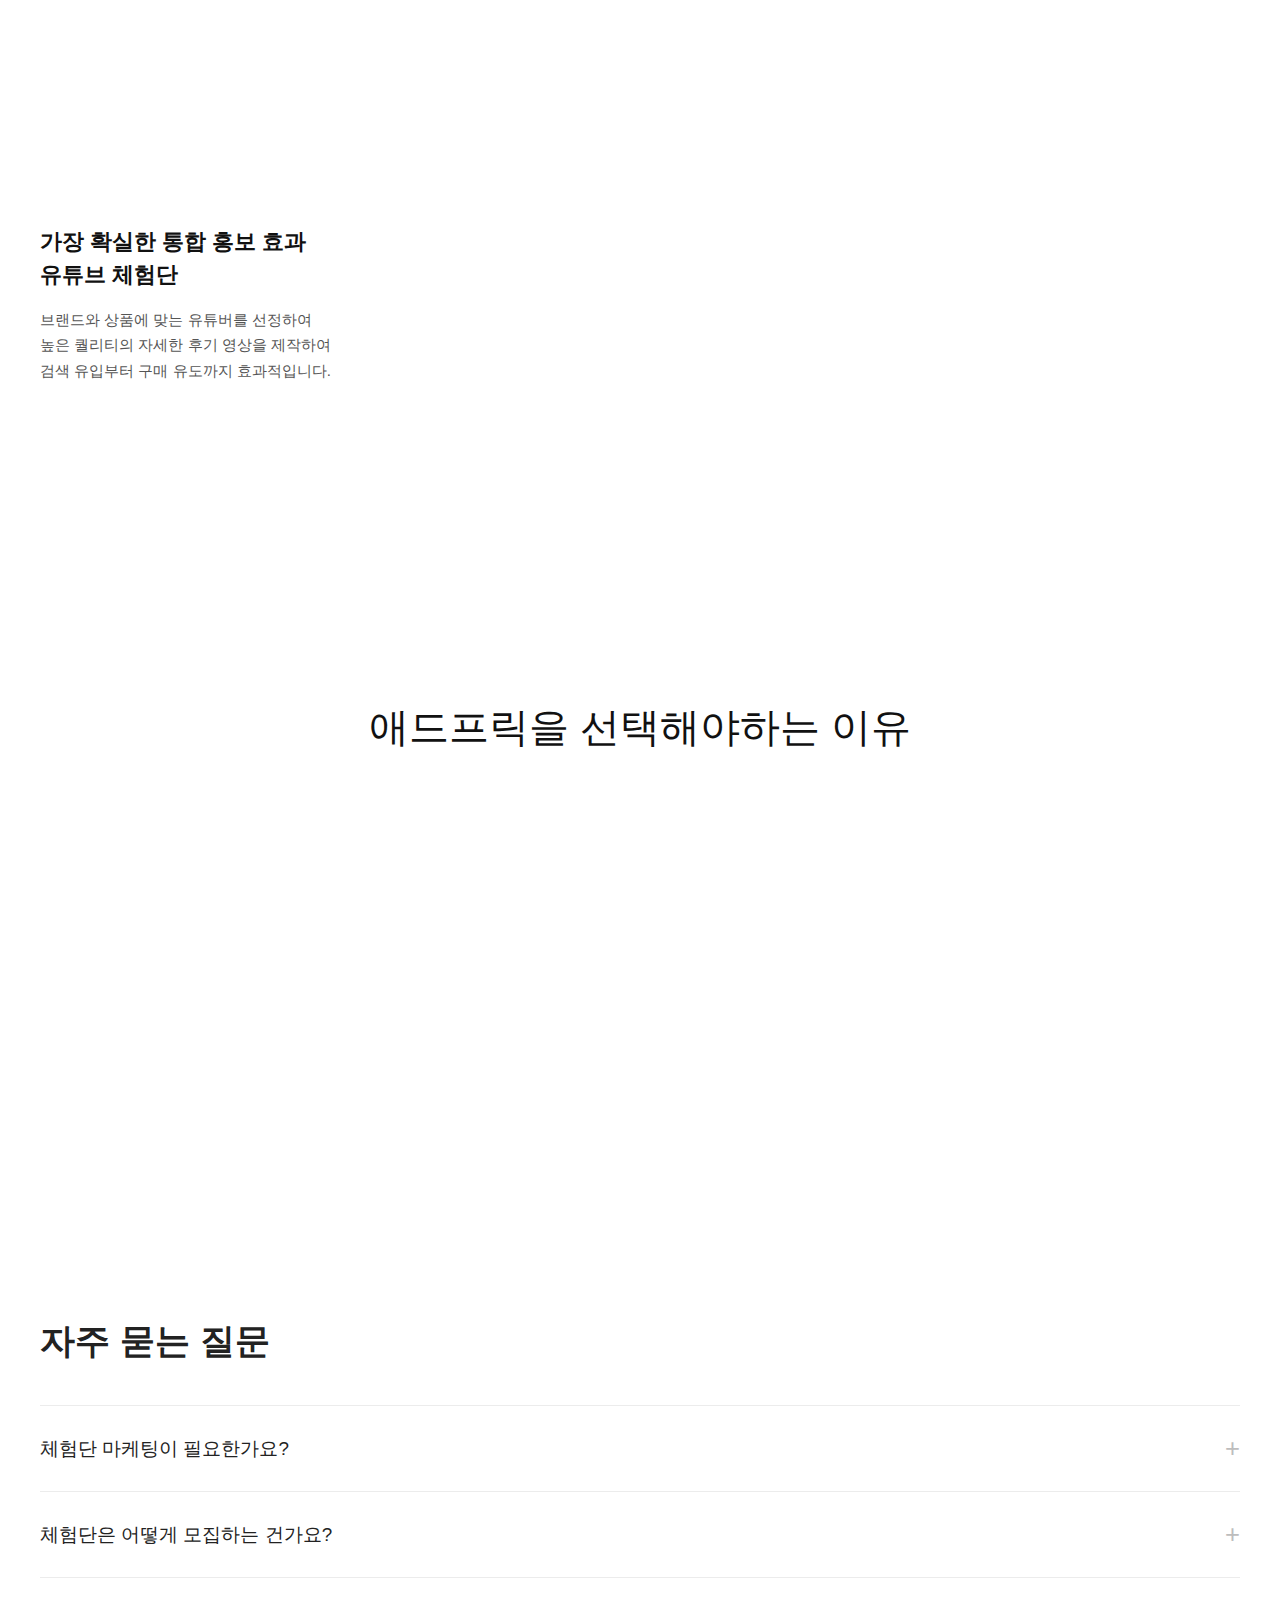
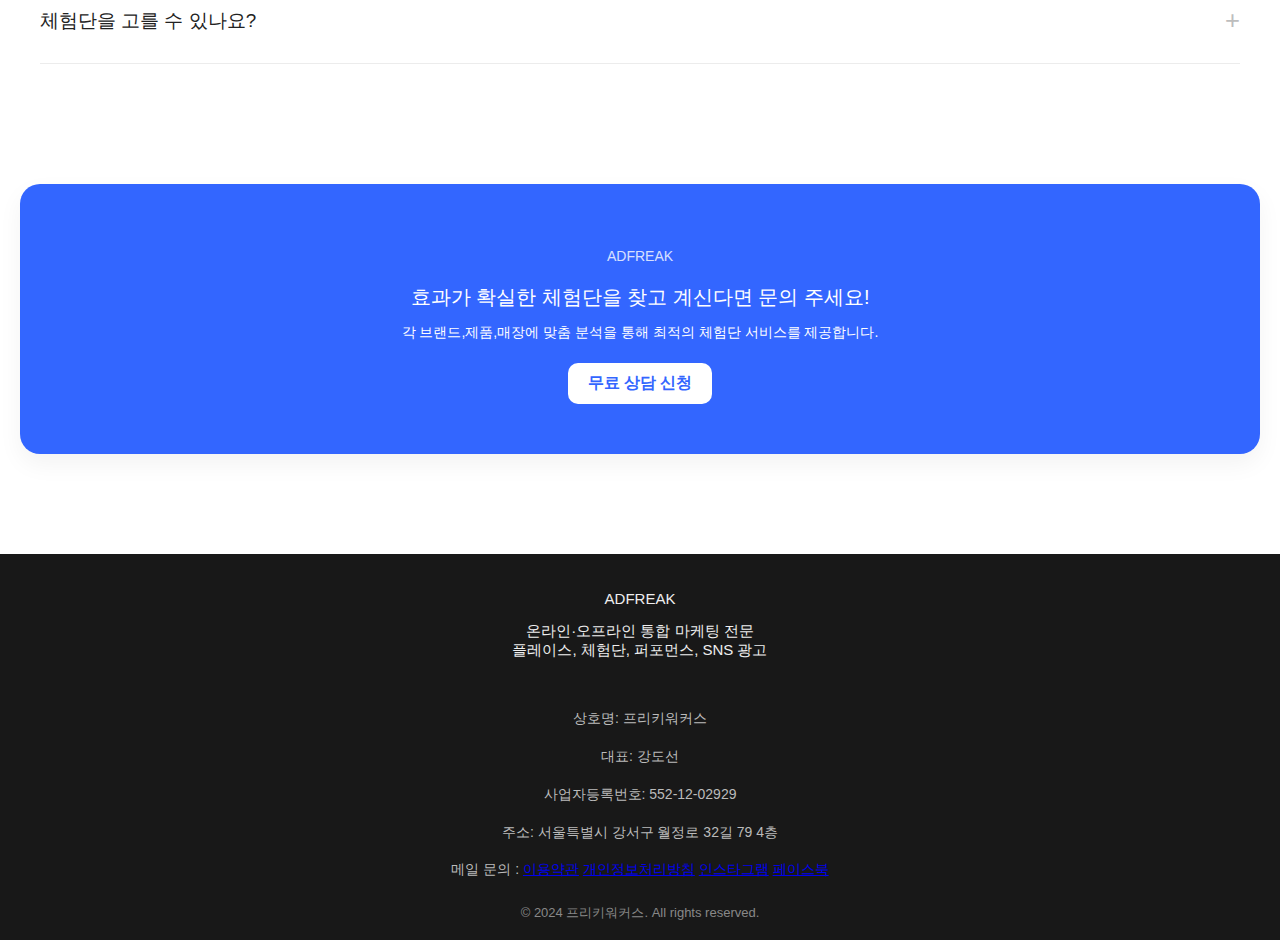
<file: experience.html>
<!DOCTYPE html>
<html lang="ko">
<head>
  <meta charset="UTF-8">
  <title>체험단 마케팅</title>
  <meta name="viewport" content="width=device-width, initial-scale=1.0" />
  <meta name="robots" content="index, follow">
  <meta http-equiv="X-UA-Compatible" content="IE=edge">
  <link rel="icon" href="/favicon.png" type="image/png">
  <meta name="description" content="애드프릭 체험단 마케팅 - 인플루언서, 블로그, 인스타그램, 유튜브, SNS 체험단, 브랜드/매장 유입, 상위노출, 온라인·오프라인 통합 마케팅 전문.">
  <meta property="og:title" content="애드프릭 체험단 마케팅">
  <meta property="og:description" content="인플루언서, 블로그, 인스타그램, 유튜브, SNS 체험단, 브랜드/매장 유입, 상위노출, 온라인·오프라인 통합 마케팅 전문.">
  <meta property="og:image" content="/og-image.png">
  <meta property="og:url" content="https://adfreak.kr/experience">
  <meta property="og:type" content="website">
  <meta name="twitter:card" content="summary_large_image">
  <meta name="twitter:title" content="애드프릭 체험단 마케팅">
  <meta name="twitter:description" content="인플루언서, 블로그, 인스타그램, 유튜브, SNS 체험단, 브랜드/매장 유입, 상위노출, 온라인·오프라인 통합 마케팅 전문.">
  <meta name="twitter:image" content="/og-image.png">
  <link rel="canonical" href="https://adfreak.kr/experience">
  <link rel="stylesheet" href="styles.css">
</head>
<body>
<div id="header-include"></div>
  <section class="place-hero" style="background: url('main_img/ins_bg.png') center center/cover no-repeat;">
    <div class="place-hero-overlay">
      <h1>
        체험단 마케팅</br>
        다양한 매체 홍보와 구매 전환률 상승
      </h1>
      <a href="contact.html" class="place-cta-btn">문의하기</a>
    </div>
    <div class="scroll-indicator">
      <p class="scroll-text">Scroll</p>
      <span></span>
    </div>
  </section>

  <section class="place-problem-section">
    <h2 class="place-problem-title">이용후기를 통한 구매,방문 결정 확률 90%<br>
        어느 것보다 중요한 체험단 마케팅</h2>
    <div class="place-problem-list">
      <div class="place-problem-item fade-up fade-delay-0">
        <div class="icon">
          <!-- 사람+돋보기 아이콘 -->
          <svg width="32" height="32" fill="none" stroke="#bdbdbd" stroke-width="2" viewBox="0 0 24 24">
            <circle cx="10" cy="10" r="6"/>
            <line x1="14.5" y1="14.5" x2="20" y2="20"/>
            <circle cx="10" cy="8.5" r="2.5"/>
            <path d="M10 13c-2.5 0-4.5 1-4.5 2.5V17h9v-1.5C14.5 14 12.5 13 10 13z"/>
          </svg>
        </div>
        <p>파워블로거나 인플루언서를<br>찾고 싶어도 어떻게  시작<br>해야할지 모르겠어요</p>
      </div>
      <div class="place-problem-item fade-up fade-delay-1">
        <div class="icon" style="display: flex; align-items: center; justify-content: center;">
          <!-- 인스타그램 아이콘 -->
          <svg width="32" height="32" fill="none" stroke="#bdbdbd" stroke-width="2" viewBox="0 0 24 24">
            <rect x="3" y="3" width="18" height="18" rx="5"/>
            <circle cx="12" cy="12" r="4"/>
            <circle cx="17" cy="7" r="1.2" fill="#bdbdbd" stroke="none"/>
          </svg>
        </div>
        <p>블로그 체험단 외에<br>인스타그램이나 유튜브 등<br>다양한 SNS 홍보를 원해요</p>
      </div>
      <div class="place-problem-item fade-up fade-delay-2">
        <div class="icon">
          <!-- 답답/생각풍선 아이콘 -->
          <svg width="32" height="32" fill="none" stroke="#bdbdbd" stroke-width="2" viewBox="0 0 24 24">
            <ellipse cx="12" cy="12" rx="8" ry="6"/>
            <circle cx="7" cy="19" r="1.5"/>
            <circle cx="17" cy="19" r="1.5"/>
          </svg>
        </div>
        <p>체험단 모집을 몇 차례<br>진행 해봤지만 만족스럽지<br>않아 답답해요.</p>
      </div>
      <div class="place-problem-item fade-up fade-delay-3">
        <div class="icon">
          <!-- 맞춤/연결 아이콘 -->
          <svg width="32" height="32" fill="none" stroke="#bdbdbd" stroke-width="2" viewBox="0 0 24 24">
            <path d="M8 12a4 4 0 0 1 8 0"/>
            <rect x="2" y="16" width="8" height="6" rx="2"/>
            <rect x="14" y="16" width="8" height="6" rx="2"/>
            <line x1="12" y1="12" x2="12" y2="16"/>
          </svg>
        </div>
        <p>내 브랜드와 제품 특징에<br>맞는 각 플랫폼 인플루언서<br>제안을 받아보고 싶어요</p>
      </div>
    </div>
  </section>
  <!-- 플레이스 분석/최적화/매출상승 섹션 -->
  <section class="place-analysis-section">
    <div class="analysis-container">
      <div class="analysis-title">
        <h2>
          각 분야별 체험단 인플루언서 시딩
        </h2>
        <p class="analysis-desc">
          블로그 체험단 부터 영상 매체 홍보를 위한 유튜브,인스타,틱톡 등<br>
          다양한 분야의 검증된 인플루언서들과 협업 중에 있습니다.
        </p>
      </div>
      <div class="exp-analysis-float-imgs">
        <img src="exp_img/image 40.png" alt="분석1" class="float-img exp-f1">
        <img src="exp_img/image 47.png" alt="분석2" class="float-img exp-f2">
        <img src="exp_img/image 48.png" alt="분석3" class="float-img exp-f3">
        <img src="exp_img/image 49.png" alt="분석4" class="float-img exp-f4">
        <img src="exp_img/image 50.png" alt="분석5" class="float-img exp-f5">
      </div>
    </div>
  </section>

  <!-- 4섹션: 블로그 체험단 -->
  <section class="place-feature-section first">
    <div class="feature-row">
      <div class="feature-text">
        <h3>꾸준한 게시글 관리 및 배포<br>퀄리티 높은 블로그 체험단</h3>
        <p>각 분야별 전문 블로거들이 <br>후기형,기사형 게시글을 높은 퀄리티로 배포하여<br> 키워드 검색시 상위 노출을 경험 할 수 있습니다.</p>
      </div>
      <div class="feature-img">
        <img src="main_img/blg_s1.png" alt="블로그 체험단" class="fade-up">
      </div>
    </div>
  </section>

  <!-- 5섹션: SNS체험단 -->
  <section class="place-feature-section">
    <div class="feature-row">
      <div class="feature-text">
        <h3>인스타그램,틱톡 인플루언서<br>SNS체험단</h3>
        <p>브랜드와 상품에 특화된 인플루언서 선정을 통한<br> 체험단 후기 게시글로 효과적인 <br>인지도 상승을 기대할 수 있습니다.</p>
      </div>
      <div class="feature-img">
        <img src="main_img/blg_s2.png" alt="SNS 체험단" class="fade-up">
      </div>
    </div>
  </section>

  <!-- 6섹션: 유튜브 체험단 -->
  <section class="place-feature-section">
    <div class="feature-row">
      <div class="feature-text">
        <h3>가장 확실한 통합 홍보 효과<br>유튜브 체험단</h3>
        <p>브랜드와 상품에 맞는 유튜버를 선정하여<br>높은 퀄리티의 자세한 후기 영상을 제작하여<br>검색 유입부터 구매 유도까지 효과적입니다.</p>
      </div>
      <div class="feature-img">
        <img src="main_img/blg_s3.png" alt="유튜브 체험단" class="fade-up">
      </div>
    </div>
  </section>

  <!-- 애드프릭을 선택해야하는 이유 섹션 -->
  <section class="adfreak-reason-section">
    <h2 class="adfreak-reason-title">애드프릭을 선택해야하는 이유</h2>
    <div class="adfreak-reason-list">
      <div class="adfreak-reason-item fade-up fade-delay-0">
        <div class="reason-icon">
          <!-- 사람+체크 아이콘 -->
          <svg width="40" height="40" fill="none" stroke="#bdbdbd" stroke-width="2" viewBox="0 0 24 24"><circle cx="12" cy="8" r="4"/><path d="M2 20c0-4 8-6 10-6s10 2 10 6"/><polyline points="7,17 10,20 17,13" stroke="#3366ff" stroke-width="2" fill="none"/></svg>
        </div>
        <div class="reason-title">나에게 맞는 체험단 선정</div>
        <div class="reason-desc">브랜드와 제품에 맞는<br>체험단 선정하여 진행합니다.</div>
      </div>
      <div class="adfreak-reason-item fade-up fade-delay-1">
        <div class="reason-icon">
          <!-- 링크(연결고리) 아이콘 -->
          <svg width="40" height="40" fill="none" stroke="#bdbdbd" stroke-width="2" viewBox="0 0 24 24"><path d="M10 14a5 5 0 0 1 0-7l2-2a5 5 0 0 1 7 7l-1.5 1.5"/><path d="M14 10a5 5 0 0 1 0 7l-2 2a5 5 0 0 1-7-7l1.5-1.5"/></svg>
        </div>
        <div class="reason-title">인플루언서 에이전시 협업</div>
        <div class="reason-desc">분야별 검증 인플루언서를 통해<br>각 분야 체험단 진행</div>
      </div>
      <div class="adfreak-reason-item fade-up fade-delay-2">
        <div class="reason-icon">
          <!-- 상승 그래프 아이콘 -->
          <svg width="40" height="40" fill="none" stroke="#bdbdbd" stroke-width="2" viewBox="0 0 24 24"><polyline points="3 17 9 11 13 15 21 7" stroke="#3366ff" stroke-width="2" fill="none"/><rect x="2" y="17" width="2" height="5"/><rect x="20" y="7" width="2" height="15"/></svg>
        </div>
        <div class="reason-title">키워드 상위노출 확보</div>
        <div class="reason-desc">블로그 체험단을 통한<br>브랜드,제품 키워드 상승</div>
      </div>
      <div class="adfreak-reason-item fade-up fade-delay-3">
        <div class="reason-icon">
          <!-- 동전+지폐 아이콘 (돈 느낌 강조) -->
          <svg width="40" height="40" viewBox="0 0 40 40" fill="none" xmlns="http://www.w3.org/2000/svg">
            <rect x="7" y="14" width="26" height="14" rx="3" fill="#e6edff" stroke="#bdbdbd" stroke-width="2"/>
            <ellipse cx="20" cy="21" rx="6" ry="6" fill="#fff" stroke="#3366ff" stroke-width="2"/>
            <text x="20" y="24" text-anchor="middle" font-size="10" fill="#3366ff" font-family="Arial">₩</text>
            <rect x="12" y="10" width="16" height="8" rx="2" fill="#fff" stroke="#bdbdbd" stroke-width="1.5"/>
          </svg>
        </div>
        <div class="reason-title">합리적인 비용</div>
        <div class="reason-desc">장기적인 파트너십을 지향<br>저렴한 비용으로 제공합니다</div>
      </div>
    </div>
  </section>

  <!-- FAQ 섹션 -->
  <section class="faq-section">
    <h2 class="faq-title">자주 묻는 질문</h2>
    <div class="faq-list">
      <div class="faq-item">
        <button class="faq-question">
          체험단 마케팅이 필요한가요?
          <span class="faq-icon">+</span>
        </button>
        <div class="faq-answer">
          제품을 구매하거나 장소를 방문할 때 우리는 리뷰를 살펴본 뒤 구매 및 방문 여부를 판단합니다.<br>
          단순히 리뷰의 양이 많은 것보다 소비자에게 신뢰를 주는 리뷰를 쌓는 것이 중요합니다.<br>
          높은 퀄리티의 게시글과 영상을 배포하는 검증된 인플루언서 콘텐츠를 제공하며 동시에 검색 상위 노출을 경험 할 수 있습니다.
        </div>
      </div>
      <div class="faq-item">
        <button class="faq-question">
          체험단은 어떻게 모집하는 건가요?
          <span class="faq-icon">+</span>
        </button>
        <div class="faq-answer">
          인플루언서 에이전시를 통해 검증 된 높은 구매전환률과 노출도를 갖고있는 각 분야별<br>
          블로거,인플루언서를 매칭시켜 주기적으로 체험단 홍보물 배포를 진행합니다.
        </div>
      </div>
      <div class="faq-item">
        <button class="faq-question">
          체험단을 고를 수 있나요?
          <span class="faq-icon">+</span>
        </button>
        <div class="faq-answer">
          고객사에 맞는 체험단을 선정하여 고객사에 제안을 진행하고 있습니다.<br>
          마케팅 담당자가 좋은 효과를 자랑하는 인플루언서를 선정하여 추천드리며, 이 과정에서 원하는 인플루언서를 직접 선정하실 수 있습니다.<br>
          마음에 들지 않는 인플루언서가 있다면 편하게 말씀해주세요.
        </div>
      </div>
    </div>
  </section>

  <!-- CTA 섹션 -->
  <section class="section-cta">
    <div class="cta-content">
      <p class="subtitle">ADFREAK</p>
      <h2>
        효과가 확실한 체험단을 찾고 계신다면 문의 주세요!<br>
        <span style="font-size:14px; font-weight:400; display:block; margin-top:8px;">각 브랜드,제품,매장에 맞춤 분석을 통해 최적의 체험단 서비스를 제공합니다.</span>
      </h2>
      <a href="contact.html" class="cta-button">무료 상담 신청</a>
    </div>
  </section>

  <div id="footer-include"></div>
<script>
  fetch('/footer.html')
    .then(res => res.text())
    .then(data => {
      document.getElementById('footer-include').innerHTML = data;
    });
</script>
  <script src="script.js"></script>
</body>
</html>
</file>
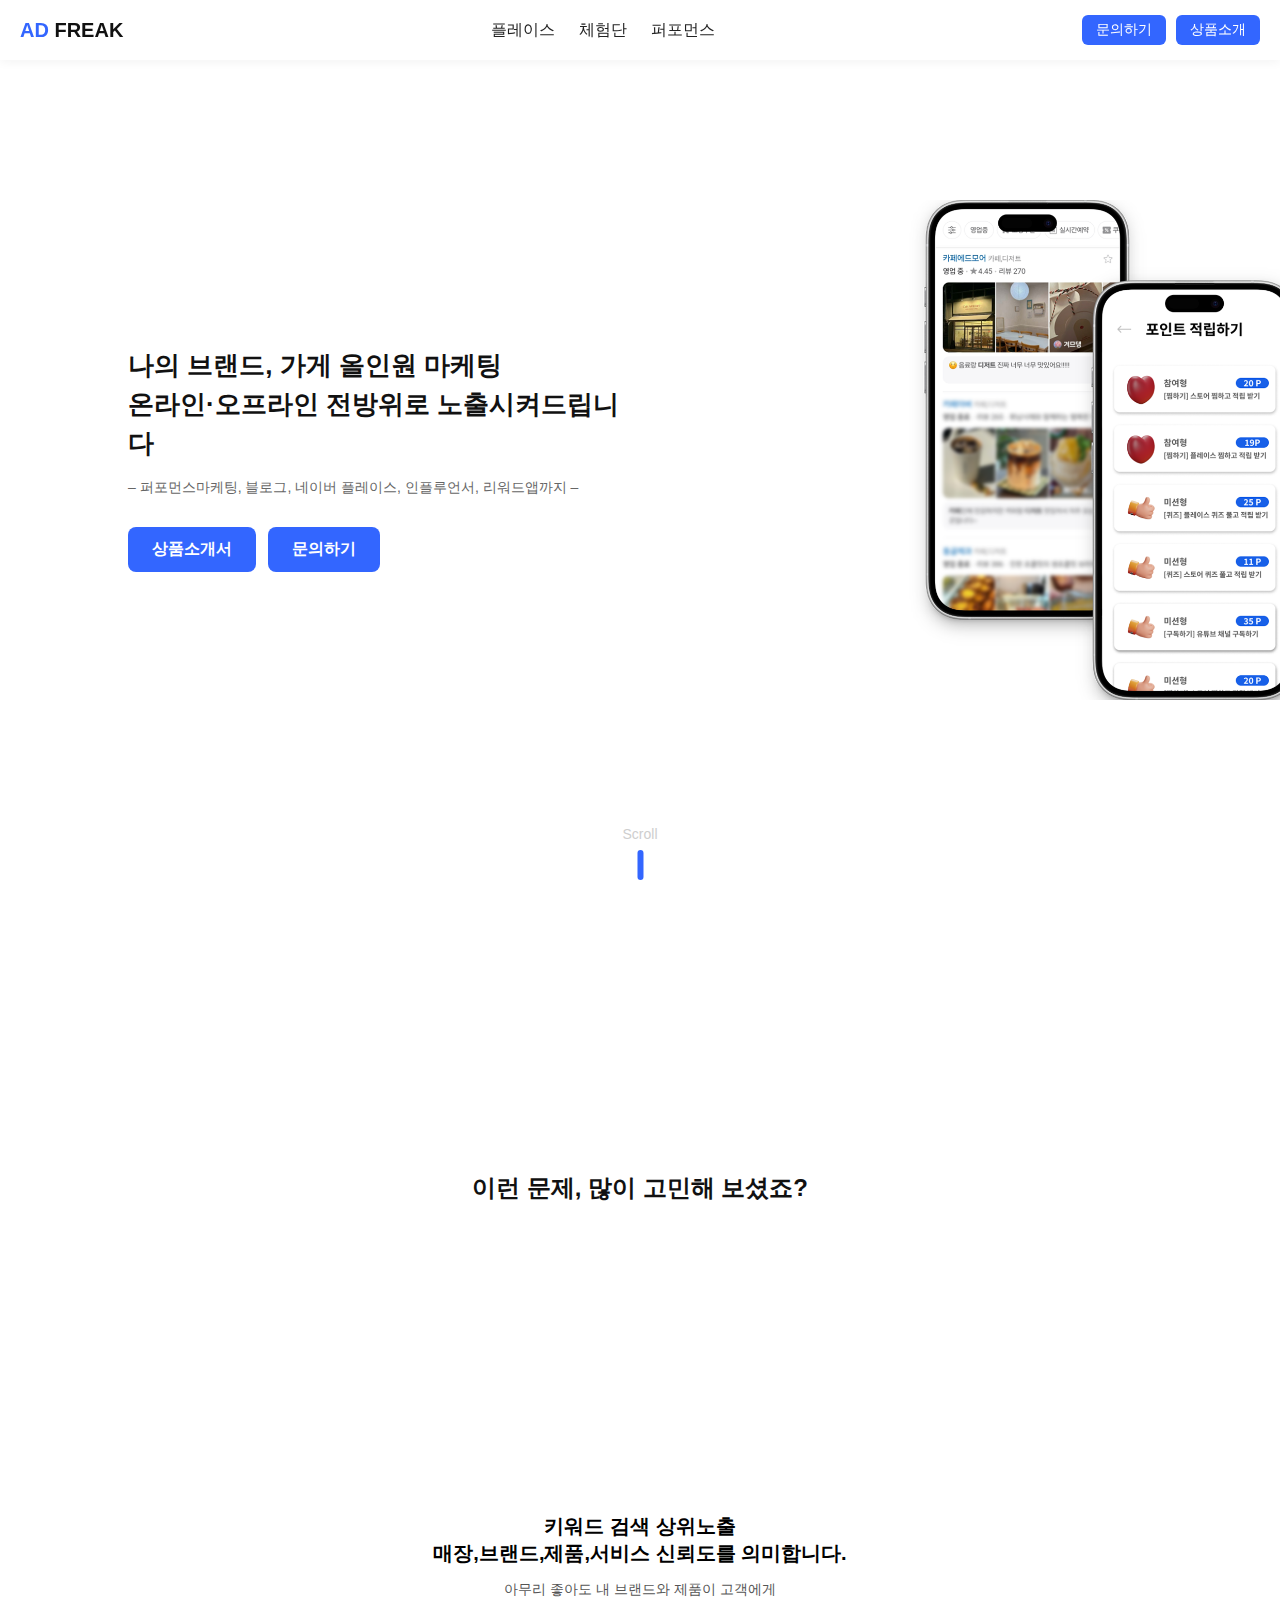
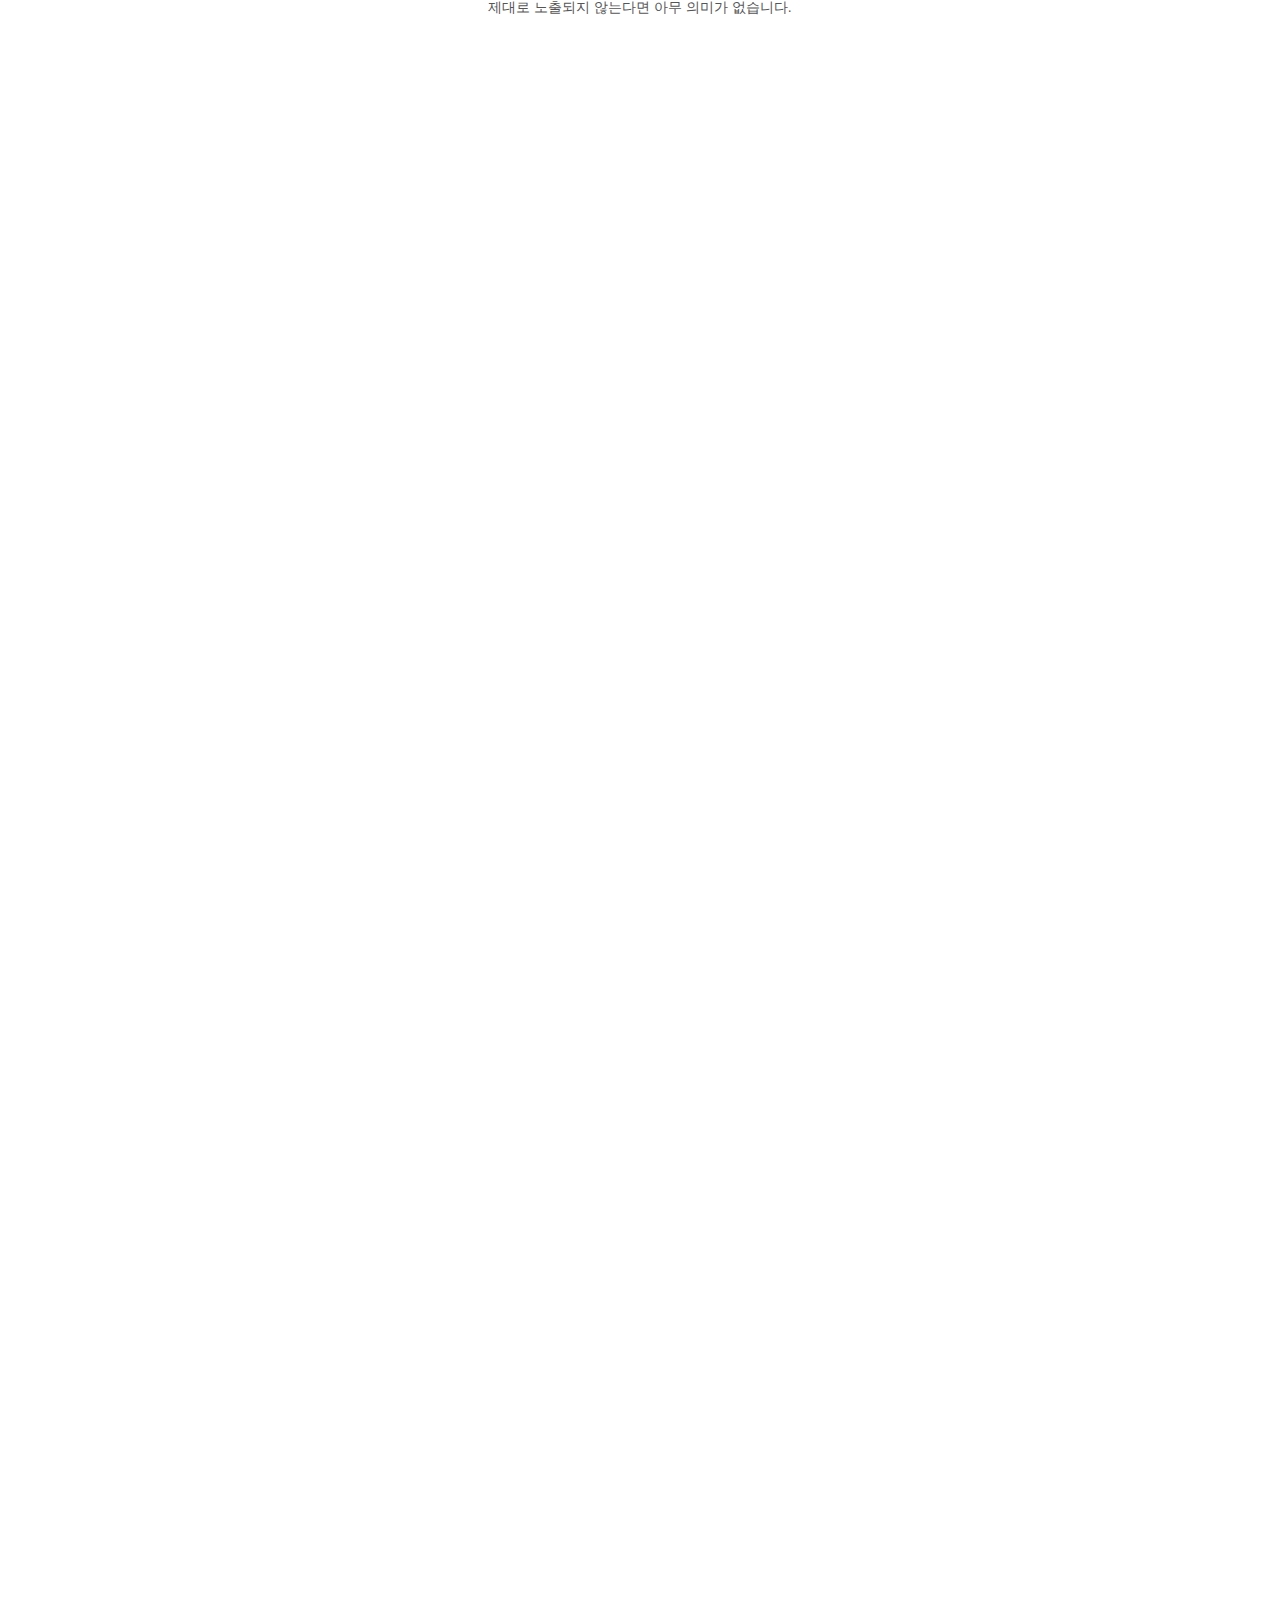
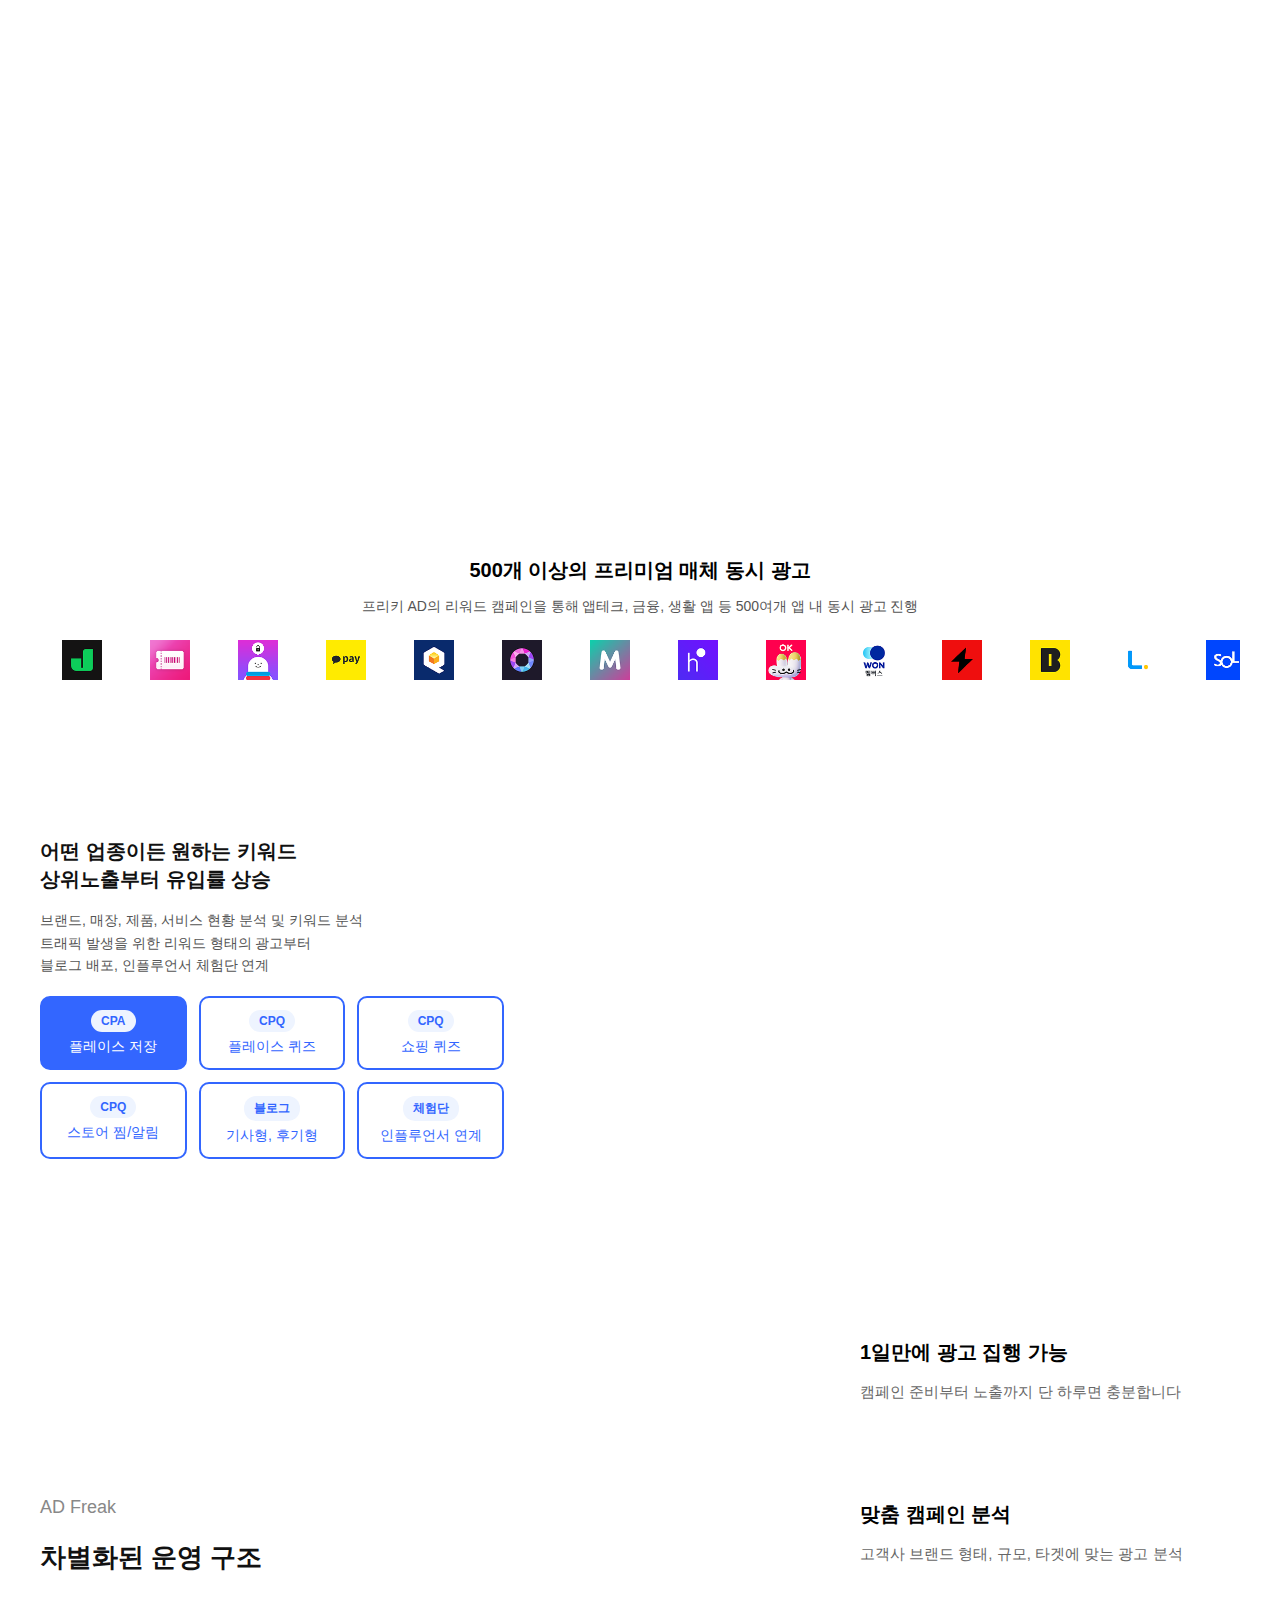
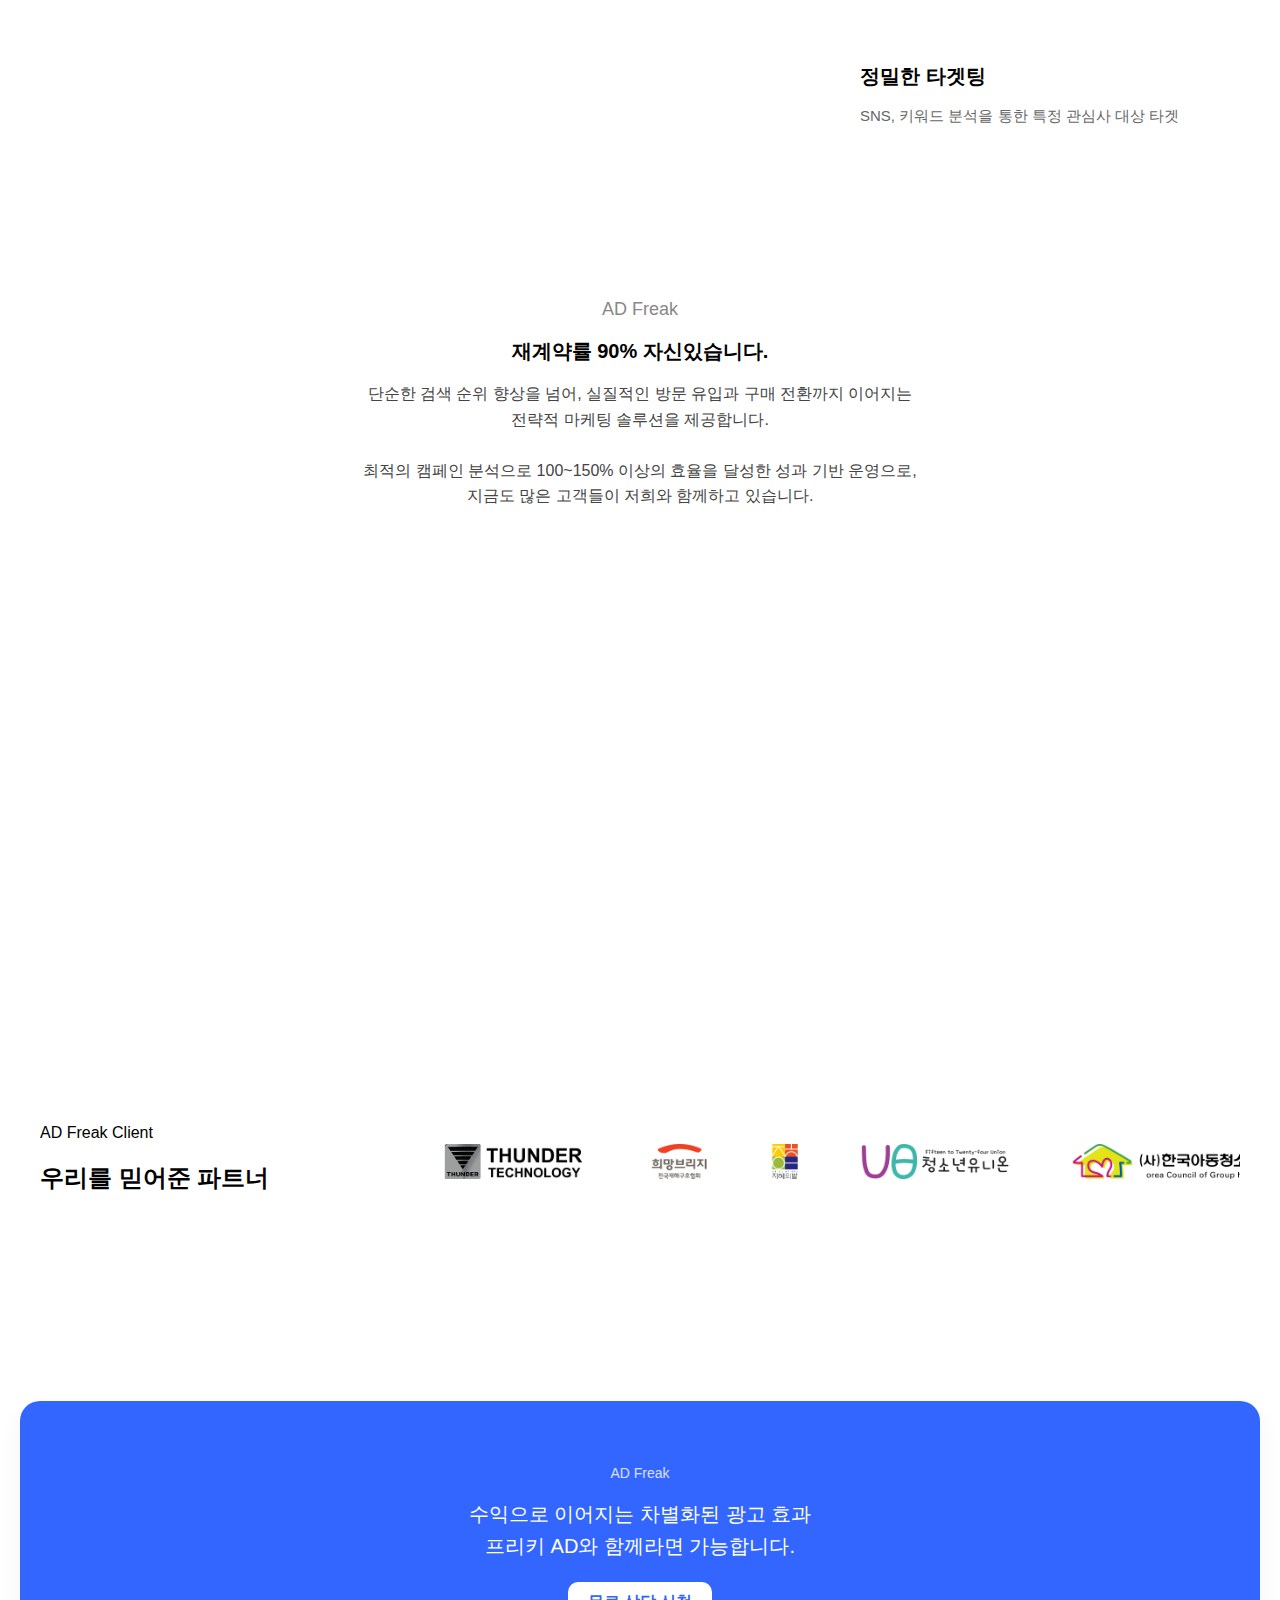
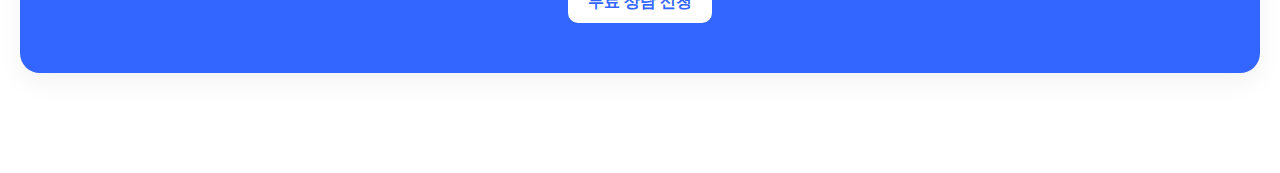
<file: main.html>
<!DOCTYPE html>
<html lang="ko">
<head>
  <meta charset="UTF-8" />
  <meta name="viewport" content="width=device-width, initial-scale=1.0" />
  <title>미션 페이지</title>
  <link rel="stylesheet" href="styles.css">
</head>
<body>
<header class="header">
  <div class="container">
    <!-- 로고 -->
        <a href="main.html" class="logo"><span class="ad">AD</span> <span class="freak">FREAK</span></a>

    <!-- PC 메뉴 -->
    <nav class="nav">
          <a href="place.html">플레이스</a>
      <a href="experience.html">체험단</a>
      <a href="performance.html">퍼포먼스</a>
    </nav>

    <!-- 버튼 -->
    <div class="buttons">
      <a href="contact.html" class="btn">문의하기</a>
      <a href="#product" class="btn">상품소개</a>
    </div>

    <!-- 모바일 메뉴 버튼 -->
    <div class="mobile-menu-icon" onclick="toggleMenu()">☰</div>
  </div>

  <!-- 모바일 전용 메뉴 -->
  <div class="mobile-menu" id="mobileMenu">
    <a href="place.html">플레이스</a>
    <a href="experience.html">체험단</a>
    <a href="performance.html">퍼포먼스</a>
    <a href="contact.html">문의하기</a>
    <a href="#product">상품소개</a>
  </div>
</header>


<!--메인 히어로섹션-->
<section class="hero-section">
  <div class="hero-content-wrapper">
    <div class="hero-text">
      <h1>나의 브랜드, 가게 올인원 마케팅<br>온라인·오프라인 전방위로 노출시켜드립니다</h1>
      <p>– 퍼포먼스마케팅, 블로그, 네이버 플레이스, 인플루언서, 리워드앱까지 –</p>
      <div class="hero-buttons">
        <a href="/files/company-profile.pdf" class="hero-btn" download>상품소개서</a>
        <a href="contact.html" class="hero-btn" target="_blank">문의하기</a>
      </div>
    </div>
    <div class="hero-image">
      <img src="main_img/m_m1.png" alt="핸드폰 목업" class="phone-img" />
    </div>
  </div>
  <div class="scroll-indicator">
<p class="scroll-text">Scroll</p>
    <span></span>
  </div>
</section>


<!--문제섹션-->
<section class="problem-section">
  <div class="problem-container">
    <div class="problem-bubbles">
      <span class="bubble fade-in bbt1">키워드 검색 상위 노출이 안돼요</span>
      <span class="bubble fade-in bbt2">방문 고객을 늘리고 싶어요</span>
      <span class="bubble fade-in bbt3">플레이스 검색 상단 노출되고 싶어요</span>
      <span class="bubble fade-in bbt4">제품, 서비스 인지도를 높이고 싶어요</span>
      <span class="bubble fade-in bbt5">대행사의 트래픽 광고가 효과 없었어요</span>
      <span class="bubble fade-in bbt6">어뷰징이 걱정이에요.</span>
    </div>
    <div class="problem-text">
          <h2>이런 문제, 많이 고민해 보셨죠?<br><strong id="typing-effect" data-typing-text="애드프릭에서 해결해드리겠습니다.">애드프릭에서 해결해드리겠습니다.</strong></h2>
    </div>
  </div>
</section>

<div class="logo-section">
  <h2>키워드 검색 상위노출</br>매장,브랜드,제품,서비스 신뢰도를 의미합니다.</h2>
  <p>아무리 좋아도 내 브랜드와 제품이 고객에게</br>제대로 노출되지 않는다면 아무 의미가 없습니다.</p>
</div>


<!--서비스 설명 1 -->
<section class="ad-section fade-trigger">
  <div class="ad-inner">
    <div class="ad-left fade-item fade-delay-1">
      <h3>데이터 기반 실 사용자를 타겟으로<br>참여율 높은 보상형 광고를 제공해요</h3>
    </div>
    <div class="ad-right">
      <div class="phone fade-item fade-delay-2">
        <img src="main_img/m_s3_1.png" alt="퀴즈리워드1">
      </div>
      <div class="phone fade-item fade-delay-3">
        <img src="main_img/m_s3_2.png" alt="퀴즈리워드2">
      </div>
    </div>
  </div>
</section>


<!--서비스 설명 2 -->
<section class="ad-section fade-trigger">
  <div class="ad-inner">
    <div class="ad-left fade-item fade-delay-1">
      <h3>플레이스,카카오맵,카카오페이 등<br>CPA 부터 트래픽 상승을 위한 CPQ 까지</h3>
    </div>
    <div class="ad-right">
      <div class="phone fade-item fade-delay-2">
        <img src="main_img/m_s4_1.png" alt="퀴즈리워드1">
      </div>
      <div class="phone fade-item fade-delay-3">
        <img src="main_img/m_s4_2.png" alt="퀴즈리워드2">
      </div>
    </div>
  </div>
</section>

<!--서비스 설명 3 -->
<section class="ad-section fade-trigger">
  <div class="ad-inner">
    <div class="ad-left fade-item fade-delay-1">
      <h3>다양한 채널의 전문 인플루선서 연계<br>블로그,인스타그램,유튜브 체험단</h3>
    </div>
    <div class="ad-right">
      <div class="phone fade-item fade-delay-2">
        <img src="main_img/m_s5_1.png" alt="퀴즈리워드1">
      </div>
      <div class="phone fade-item fade-delay-3">
        <img src="main_img/m_s5_2.png" alt="퀴즈리워드2">
      </div>
    </div>
  </div>
</section>

<!--서비스 설명 4 -->
<section class="ad-section fade-trigger">
  <div class="ad-inner">
    <div class="ad-left fade-item fade-delay-1">
      <h3>단순한 광고 운영을 넘어, 콘텐츠 기획·제작까지 <br>최소비용으로 최대 성과를 이끌어내는 퍼포먼스 마케팅</h3>
    </div>
    <div class="ad-right">
      <div class="phone fade-item fade-delay-2">
        <img src="main_img/ps2.png" alt="퀴즈리워드1">
      </div>
    </div>
  </div>
</section>

<!-- 로고 슬라이더 -->
<div class="logo-section">
  <h2>500개 이상의 프리미엄 매체 동시 광고</h2>
  <p>프리키 AD의 리워드 캠페인을 통해 앱테크, 금융, 생활 앱 등 500여개 앱 내 동시 광고 진행</p>
  <div class="logo-slider-wrapper">
    <div class="logo-slider">
          <img src="reward_logo/image 4.png">
          <img src="reward_logo/image 5.png">
          <img src="reward_logo/image 6.png">
          <img src="reward_logo/image 7.png">
          <img src="reward_logo/image 8.png">
          <img src="reward_logo/image 9.png">
          <img src="reward_logo/image 10.png">
          <img src="reward_logo/image 11.png">
          <img src="reward_logo/image 12.png">
          <img src="reward_logo/image 13.png">
          <img src="reward_logo/image 14.png">
          <img src="reward_logo/image 15.png">
          <img src="reward_logo/image 16.png">
          <img src="reward_logo/image 17.png">
          <img src="reward_logo/image 18.png">
          <img src="reward_logo/image 19.png">
          <img src="reward_logo/image 20.png">
          <img src="reward_logo/image 21.png">
          <img src="reward_logo/image 22.png">
          <img src="reward_logo/image 23.png">
          <img src="reward_logo/image 24.png">
          <img src="reward_logo/image 25.png">
          <img src="reward_logo/image 26.png">
          <img src="reward_logo/image 27.png">
          <img src="reward_logo/image 28.png">
          <img src="reward_logo/image 29.png">
    </div>
  </div>
</div>

<!-- 메인 섹션 -->
<div class="section1">
  <div class="left-panel">
    <div class="header-text">
      <h2>어떤 업종이든 원하는 키워드<br>상위노출부터 유입률 상승</h2>
      <p>브랜드, 매장, 제품, 서비스 현황 분석 및 키워드 분석<br>트래픽 발생을 위한 리워드 형태의 광고부터<br>블로그 배포, 인플루언서 체험단 연계</p>
    </div>
    <div class="button-grid">
      <button class="mission-btn active" data-target="place">
        <div class="mission-tag">CPA</div>
        <div class="mission-title">플레이스 저장</div>
      </button>
      <button class="mission-btn" data-target="quiz">
        <div class="mission-tag">CPQ</div>
        <div class="mission-title">플레이스 퀴즈</div>
      </button>
      <button class="mission-btn" data-target="shoppingquiz">
        <div class="mission-tag">CPQ</div>
        <div class="mission-title">쇼핑 퀴즈</div>
      </button>
      <button class="mission-btn" data-target="storezzim">
        <div class="mission-tag">CPQ</div>
        <div class="mission-title">스토어 찜/알림</div>
      </button>
      <button class="mission-btn" data-target="blog">
        <div class="mission-tag">블로그</div>
        <div class="mission-title">기사형, 후기형</div>
      </button>
      <button class="mission-btn" data-target="influencer">
        <div class="mission-tag">체험단</div>
        <div class="mission-title">인플루언서 연계</div>
      </button>
    </div>
  </div>

  <div class="content-area">
    <!-- 각 콘텐츠 세트 -->
    <div id="place" class="content-set active">
      <div class="phone-mockup delay-0"><img src="main_img/cpa1_1.png" /></div>
      <div class="phone-mockup delay-1"><img src="main_img/cpa1_2.png" /></div>
      <div class="phone-mockup delay-2"><img src="main_img/cpa1_3.png" /></div>
      <div class="phone-mockup delay-3"><img src="main_img/cpa1_4.png" /></div>
    </div>

    <!-- 예시 콘텐츠들 (quiz, shoppingquiz 등) -->
    <div id="quiz" class="content-set">
      <div class="phone-mockup delay-0"><img src="main_img/cpq1_1.png" /></div>
      <div class="phone-mockup delay-1"><img src="main_img/cpq1_2.png" /></div>
      <div class="phone-mockup delay-2"><img src="main_img/cpq1_3.png" /></div>
      <div class="phone-mockup delay-3"><img src="main_img/cpq1_4.png" /></div>
    </div>

    <div id="shoppingquiz" class="content-set">
      <div class="phone-mockup delay-0"><img src="main_img/cpq2_1.png" /></div>
      <div class="phone-mockup delay-1"><img src="main_img/cpq2_2.png" /></div>
      <div class="phone-mockup delay-2"><img src="main_img/cpq2_3.png" /></div>
      <div class="phone-mockup delay-3"><img src="main_img/cpq2_4.png" /></div>
    </div>

    <div id="storezzim" class="content-set">
      <div class="phone-mockup delay-0"><img src="main_img/cpq3_1.png" /></div>
      <div class="phone-mockup delay-1"><img src="main_img/cpq3_2.png" /></div>
      <div class="phone-mockup delay-2"><img src="main_img/cpq3_3.png" /></div>
      <div class="phone-mockup delay-3"><img src="main_img/cpq3_4.png" /></div>
    </div>

    <div id="blog" class="content-set">
      <div class="phone-mockup delay-0"><img src="main_img/blg1.png" /></div>
      <div class="phone-mockup delay-1"><img src="main_img/blg2.png" /></div>
      <div class="phone-mockup delay-2"><img src="main_img/blg3.png" /></div>
      <div class="phone-mockup delay-3"><img src="main_img/blg_4.png" /></div>
    </div>

    <div id="influencer" class="content-set">
      <div class="phone-mockup delay-0"><img src="main_img/ins1.png" /></div>
      <div class="phone-mockup delay-1"><img src="main_img/ins2.png" /></div>
      <div class="phone-mockup delay-2"><img src="main_img/ins3.png" /></div>
      <div class="phone-mockup delay-3"><img src="main_img/ins_4.png" /></div>
    </div>
  </div>
</div>

<section class="feature-section scroll-fade">
  <div class="feature-title">
        <p class="small-title">AD Freak</p>
    <h2 class="main-title">차별화된 운영 구조</h2>
  </div>
  <div class="feature-list">
    <div class="feature-item">
      <h3>1일만에 광고 집행 가능</h3>
      <p>캠페인 준비부터 노출까지 단 하루면 충분합니다</p>
    </div>
    <div class="feature-item">
      <h3>맞춤 캠페인 분석</h3>
      <p>고객사 브랜드 형태, 규모, 타겟에 맞는 광고 분석</p>
    </div>
    <div class="feature-item">
      <h3>정밀한 타겟팅</h3>
      <p>SNS, 키워드 분석을 통한 특정 관심사 대상 타겟</p>
    </div>
  </div>
</section>

<section class="section-mockup">
  <div class="text-container scroll-fade">
        <p class="subtitle">AD Freak</p>
    <h2>재계약률 90% 자신있습니다.</h2>
    <p class="desc">
      단순한 검색 순위 향상을 넘어, 실질적인 방문 유입과 구매 전환까지 이어지는<br>
      전략적 마케팅 솔루션을 제공합니다.<br>
      <br>
      최적의 캠페인 분석으로 100~150% 이상의 효율을 달성한 성과 기반 운영으로,<br>
      지금도 많은 고객들이 저희와 함께하고 있습니다.
    </p>
  </div>
  <div class="mockup-container">
    <img src="main_img/m_s3_2.png" class="mockup scroll-fade fade-delay-1" alt="mockup1">
    <img src="main_img/m_sl1.png" class="mockup scroll-fade fade-delay-2" alt="mockup2">
    <img src="main_img/blg4.png" class="mockup scroll-fade fade-delay-3" alt="mockup3">
    <img src="main_img/ins4.png" class="mockup scroll-fade fade-delay-4" alt="mockup4">
    <img src="main_img/m_sl2.png" class="mockup scroll-fade fade-delay-5" alt="mockup5">
    <img src="main_img/m_sl3.png" class="mockup scroll-fade fade-delay-5" alt="mockup6">
  </div>
  </div>
</section>

<section class="section-partners">
      <div class="partner-flex">
  <div class="partner-text">
          <p class="subtitle">AD Freak Client</p>
    <h2>우리를 믿어준 파트너</h2>
  </div>
  <div class="partner-slider-wrapper">
    <div class="partner-slider scroll-slide">
            <img src="partner_logo/Group.png" alt="logo1">
            <img src="partner_logo/Group 3.png" alt="logo2">
            <img src="partner_logo/Group4.png" alt="logo3">
            <img src="partner_logo/Group5.png" alt="logo4">
            <img src="partner_logo/Group6.png" alt="logo5">
            <img src="partner_logo/Group7.png" alt="logo6">
            <img src="partner_logo/Group8.png" alt="logo7">
            <img src="partner_logo/FRJ Jeans.png" alt="logo8">
            <img src="partner_logo/KMAC2.png" alt="logo9">
            <img src="partner_logo/logo_177X54 1.png" alt="logo10">
            <img src="partner_logo/paar..png" alt="logo11">
            <img src="partner_logo/image 31.png" alt="logo12">
            <img src="partner_logo/지원아카데미 로고.png" alt="logo13">
            <img src="partner_logo/물콩연구소 로고 2.png" alt="logo14">
            <img src="partner_logo/자산 3 2.png" alt="logo15">
            <img src="partner_logo/Group.png" alt="logo1-2">
            <img src="partner_logo/Group 3.png" alt="logo2-2">
            <img src="partner_logo/Group4.png" alt="logo3-2">
            <img src="partner_logo/Group5.png" alt="logo4-2">
            <img src="partner_logo/Group6.png" alt="logo5-2">
            <img src="partner_logo/Group7.png" alt="logo6-2">
            <img src="partner_logo/Group8.png" alt="logo7-2">
            <img src="partner_logo/FRJ Jeans.png" alt="logo8-2">
            <img src="partner_logo/KMAC2.png" alt="logo9-2">
            <img src="partner_logo/logo_177X54 1.png" alt="logo10-2">
            <img src="partner_logo/paar..png" alt="logo11-2">
            <img src="partner_logo/image 31.png" alt="logo12-2">
            <img src="partner_logo/지원아카데미 로고.png" alt="logo13-2">
            <img src="partner_logo/물콩연구소 로고 2.png" alt="logo14-2">
            <img src="partner_logo/자산 3 2.png" alt="logo15-2">
          </div>
    </div>
  </div>
</section>

<section class="section-cta">
  <div class="cta-content">
        <p class="subtitle">AD Freak</p>
    <h2>
      수익으로 이어지는 차별화된 광고 효과<br>
      프리키 AD와 함께라면 가능합니다.
    </h2>
    <a href="contact.html" class="cta-button">무료 상담 신청</a>
  </div>
</section>



  <script src="script.js"></script>
</body>
</html>
</file>
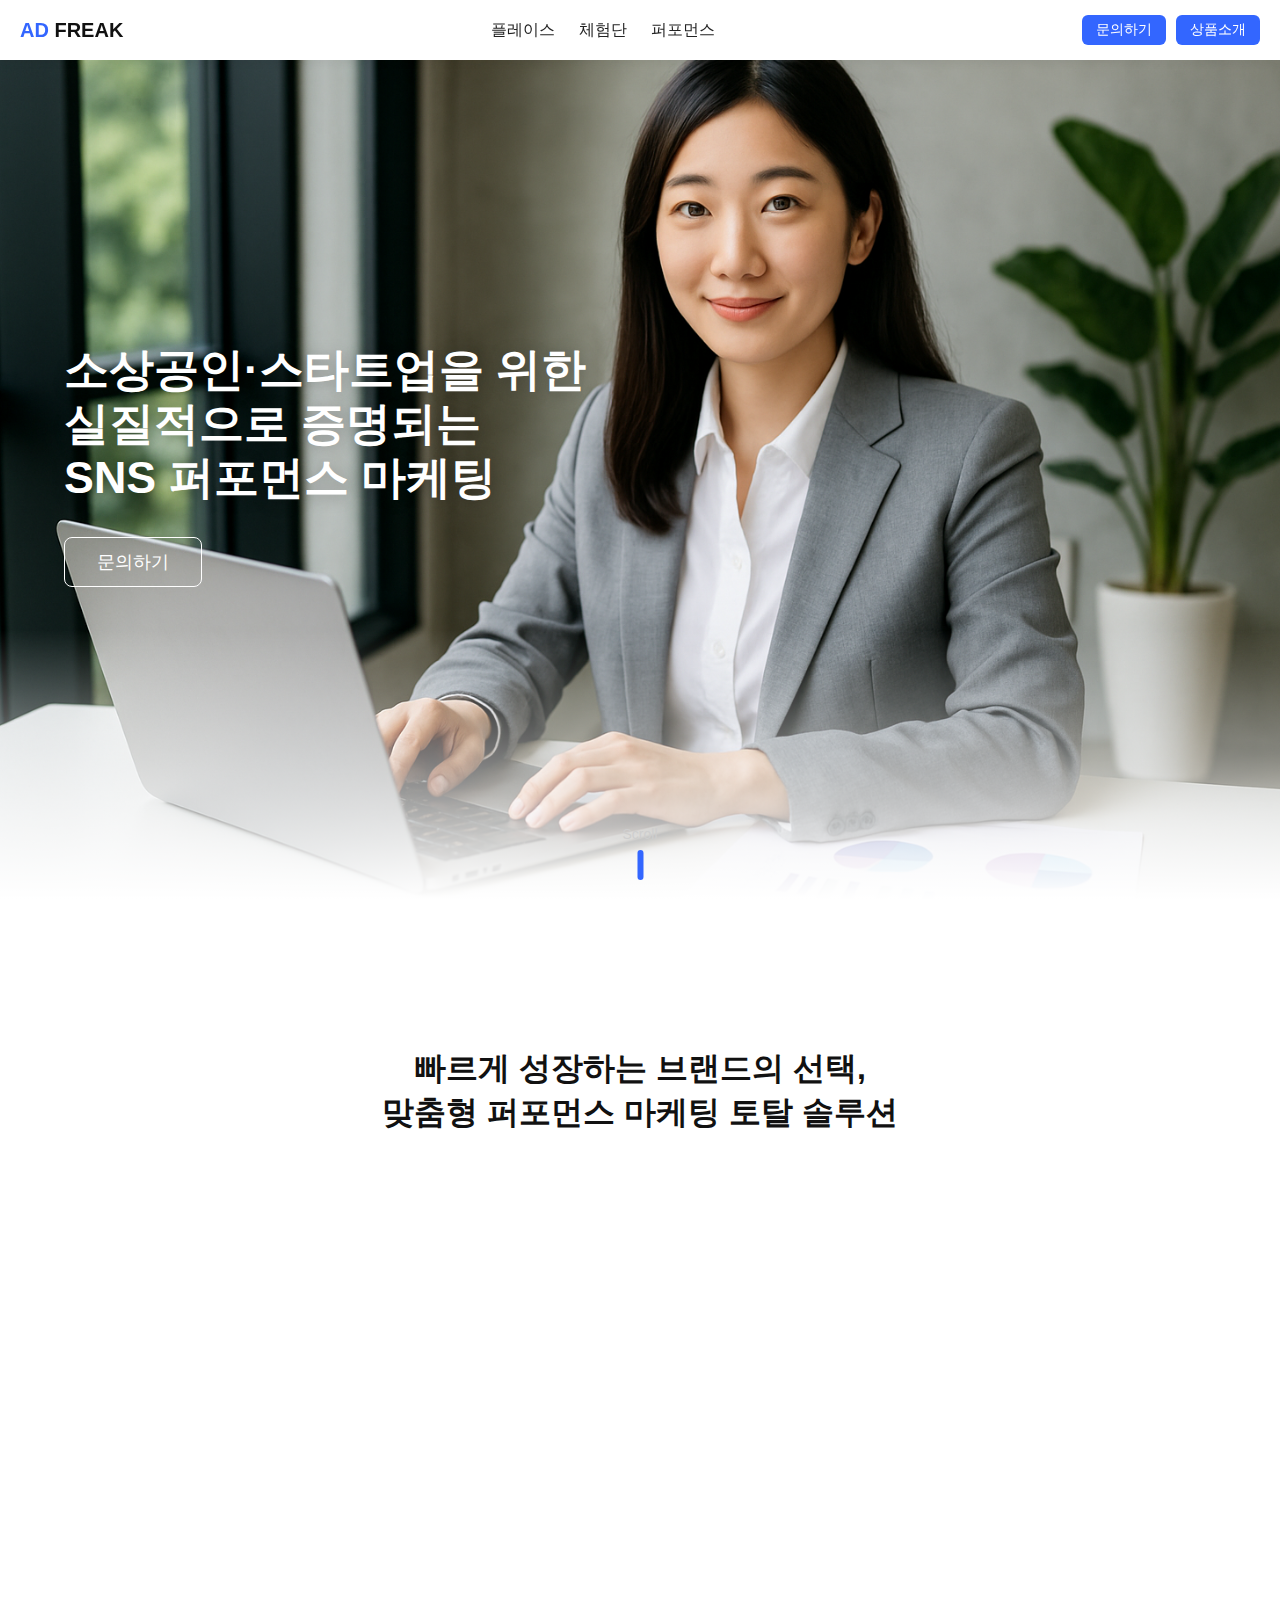
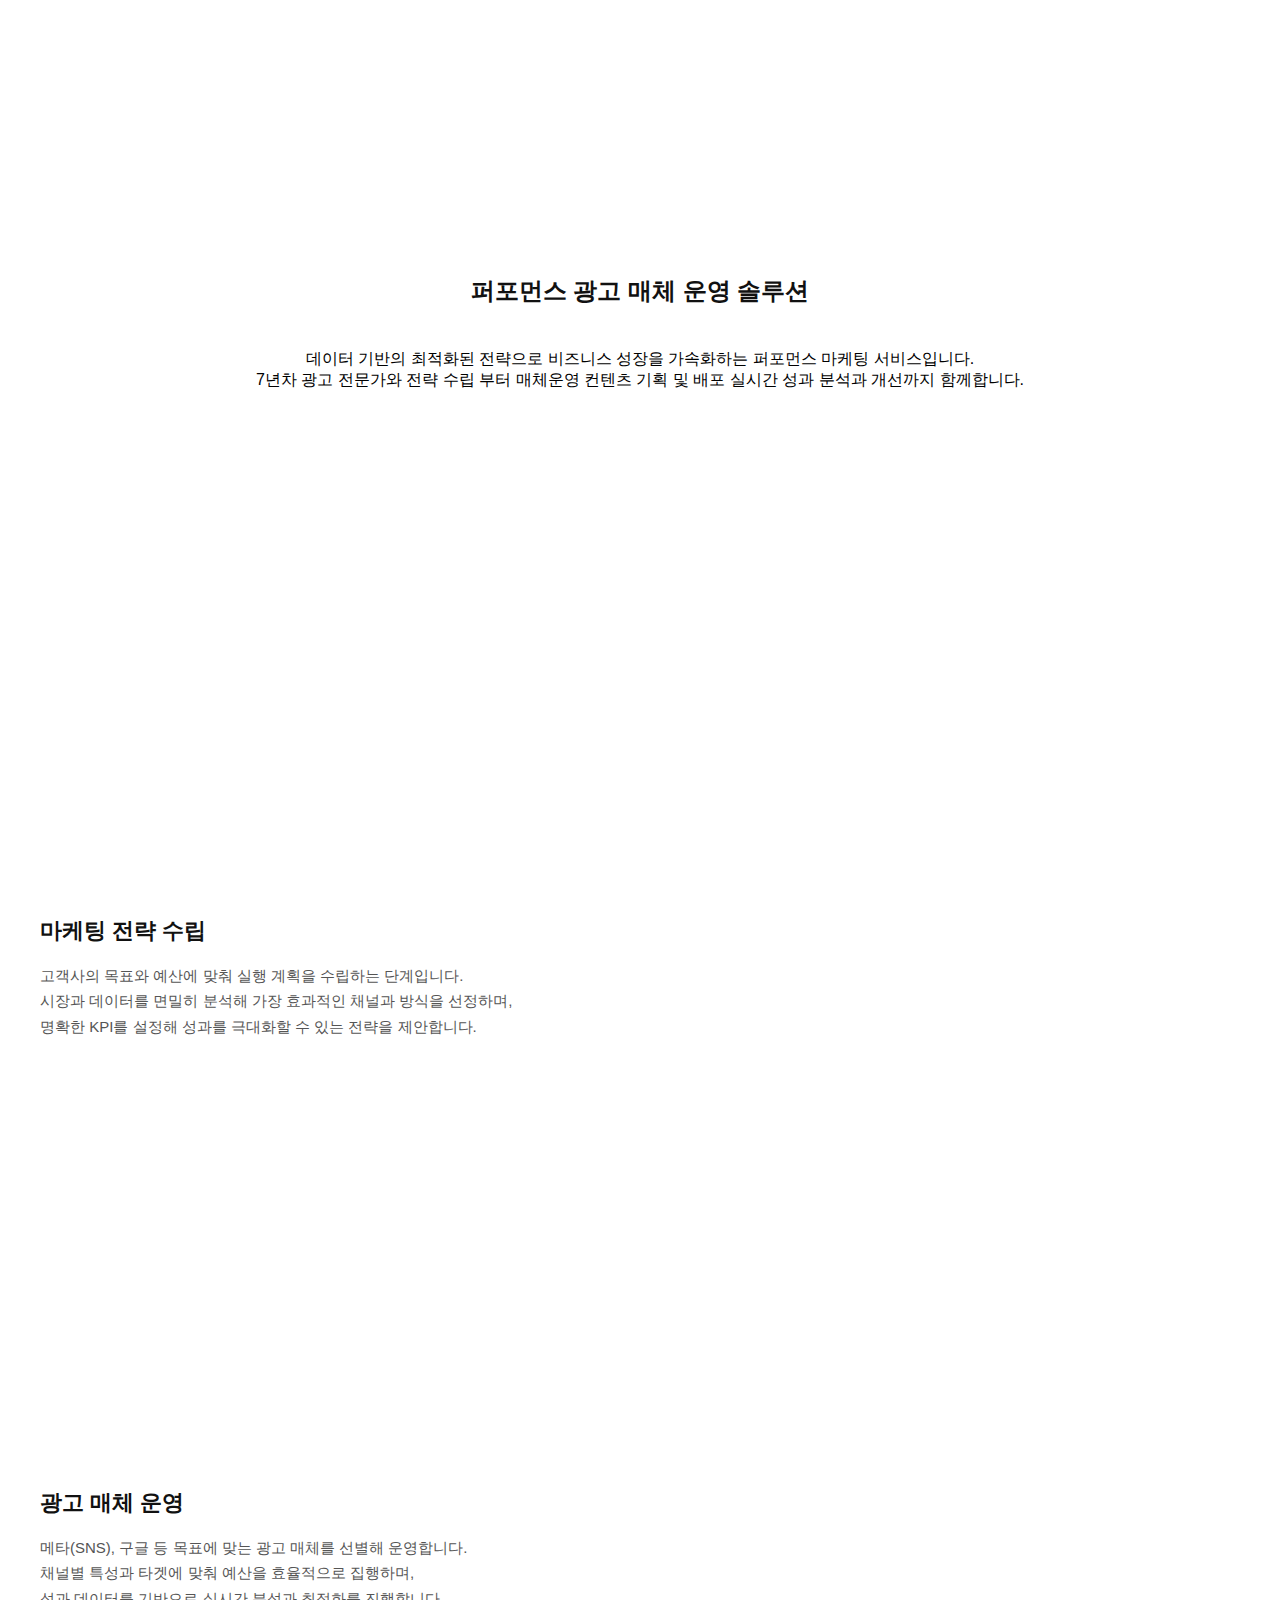
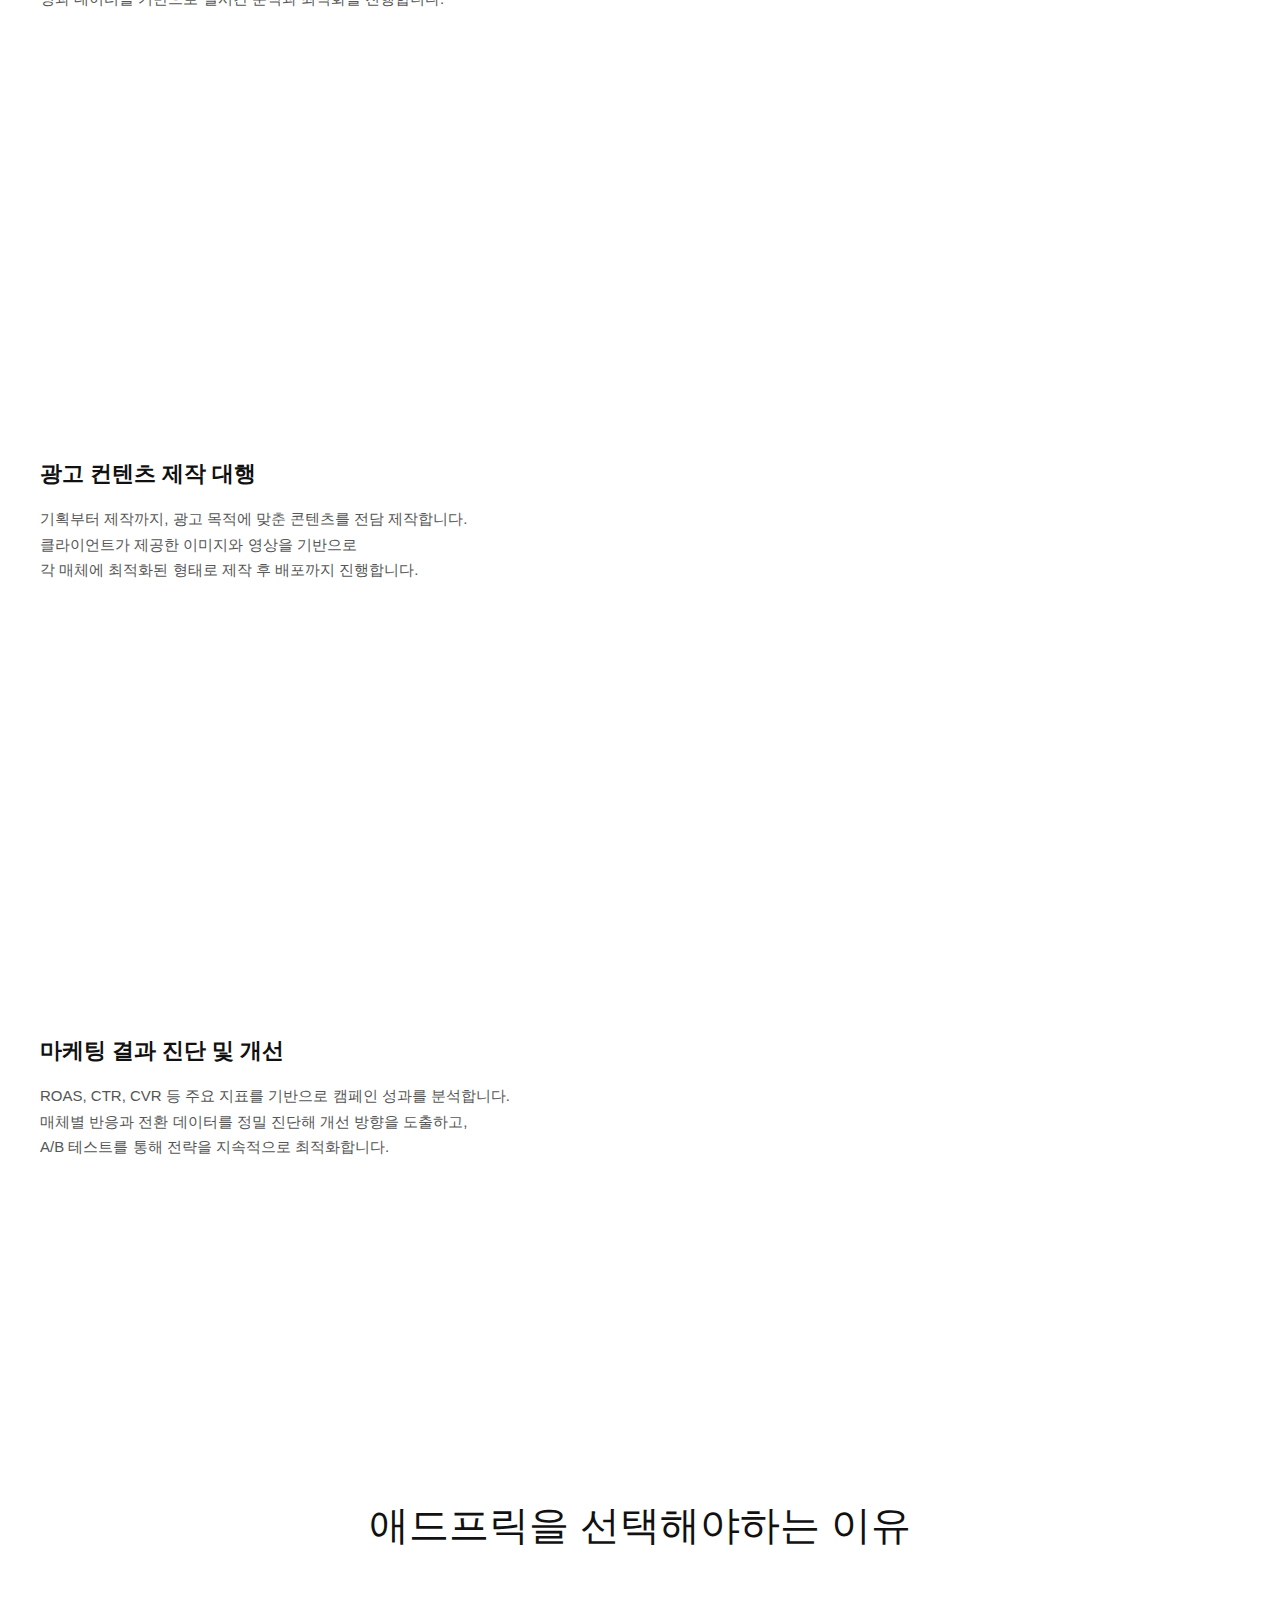
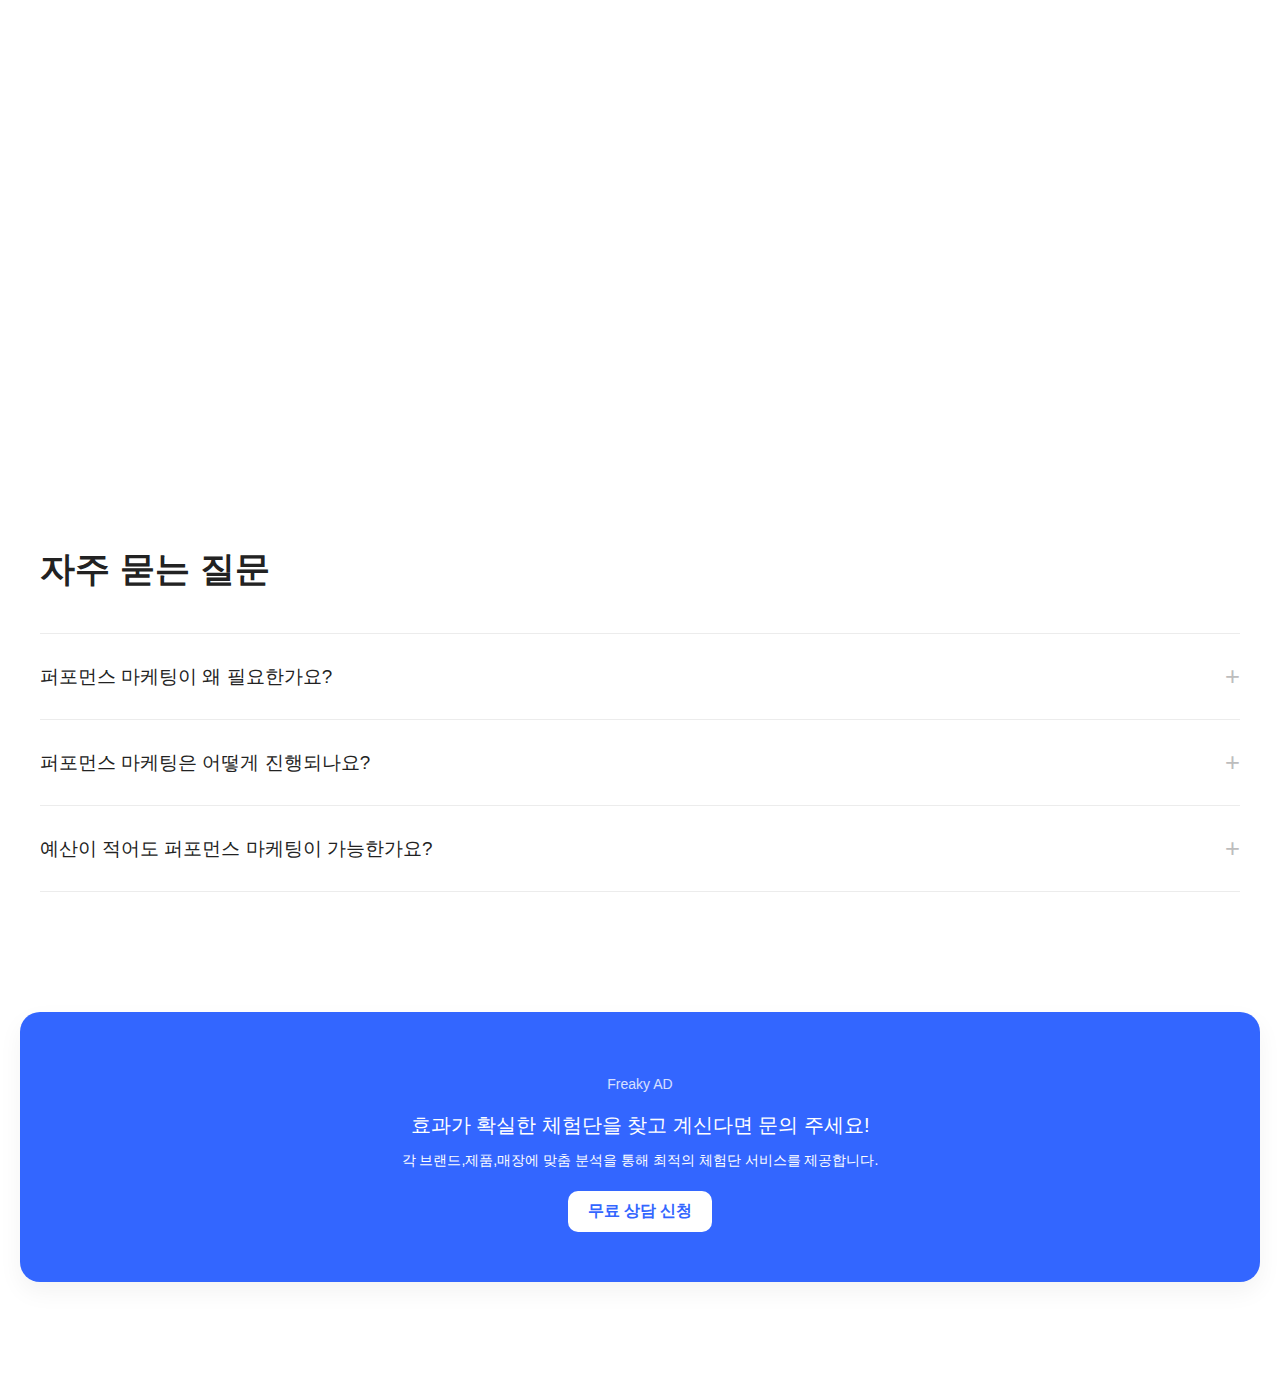
<file: performance.html>
<!DOCTYPE html>
<html lang="ko">
<head>
  <meta charset="UTF-8">
  <title>퍼포먼스스 마케팅</title>
  <link rel="stylesheet" href="styles.css">
</head>
<body>
<style>
@media (max-width: 768px) {
  .nav,
  .buttons {
    display: none !important;
  }
  .mobile-menu-icon {
    display: block !important;
  }
}
</style>
<div id="header-include"></div>
  <section class="place-hero" style="background: url('main_img/p_bg.png') center center/cover no-repeat;">
    <div class="place-hero-overlay">
      <h1>
        소상공인·스타트업을 위한</br>
        실질적으로 증명되는</br>SNS 퍼포먼스 마케팅
      </h1>
      <a href="contact.html" class="place-cta-btn">문의하기</a>
    </div>
    <div class="scroll-indicator">
      <p class="scroll-text">Scroll</p>
      <span></span>
    </div>
  </section>

  <section class="place-problem-section">
    <h2 class="place-problem-title">빠르게 성장하는 브랜드의 선택,<br>
        맞춤형 퍼포먼스 마케팅 토탈 솔루션</h2>
    <div class="place-problem-list">
      <div class="place-problem-item fade-up fade-delay-0">
        <div class="icon">
          <!-- 데이터/분석: 막대그래프 아이콘 -->
          <svg width="32" height="32" fill="none" stroke="#bdbdbd" stroke-width="2" viewBox="0 0 24 24">
            <rect x="3" y="10" width="3" height="8" rx="1.5"/>
            <rect x="9" y="6" width="3" height="12" rx="1.5"/>
            <rect x="15" y="3" width="3" height="15" rx="1.5"/>
            <line x1="2" y1="20" x2="22" y2="20"/>
          </svg>
        </div>
        <p><b>데이터 기반의 전략</b><br>수많은 데이터를 분석하여 타겟 설정 진행 후 고객 행동 패턴을 파악하고, 이를 기반으로 가장 효과적인 마케팅 전략을 수립</p>
      </div>
      <div class="place-problem-item fade-up fade-delay-1">
        <div class="icon" style="display: flex; align-items: center; justify-content: center;">
          <!-- 명확한 성과 측정: 체크리스트 아이콘 -->
          <svg width="32" height="32" fill="none" stroke="#bdbdbd" stroke-width="2" viewBox="0 0 24 24">
            <rect x="4" y="4" width="16" height="16" rx="2"/>
            <line x1="8" y1="9" x2="16" y2="9"/>
            <line x1="8" y1="13" x2="13" y2="13"/>
            <polyline points="8,17 10,19 16,13" stroke="#3366ff" stroke-width="2" fill="none"/>
          </svg>
        </div>
        <p><b>명확한 성과 측정</b><br>모든 마케팅 활동의 성과를 실시간으로 측정하고 투명하게 공개하여, 투자 대비 효과를 명확하게 확인할 수 있습니다.</p>
      </div>
      <div class="place-problem-item fade-up fade-delay-2">
        <div class="icon">
          <!-- 최적의 ROI: 상승 화살표 그래프 아이콘 -->
          <svg width="32" height="32" fill="none" stroke="#bdbdbd" stroke-width="2" viewBox="0 0 24 24">
            <polyline points="3 17 9 11 13 15 21 7" stroke="#3366ff" stroke-width="2" fill="none"/>
            <rect x="2" y="17" width="2" height="5"/>
            <rect x="20" y="7" width="2" height="15"/>
          </svg>
        </div>
        <p><b>최적의 ROI 달성</b><br>지속적인 A/B 테스트와 최적화를 통해 광고 예산의 효율을 극대화하고 최고의 투자 수익률(ROI)을 달성합니다.</p>
      </div>
      <div class="place-problem-item fade-up fade-delay-3">
        <div class="icon">
          <!-- 지속적 개선: 톱니바퀴(설정/개선) 아이콘 -->
          <svg width="32" height="32" fill="none" stroke="#bdbdbd" stroke-width="2" viewBox="0 0 24 24">
            <circle cx="12" cy="12" r="3"/>
            <path d="M19.4 15a1.65 1.65 0 0 0 .33 1.82l.06.06a2 2 0 0 1-2.83 2.83l-.06-.06a1.65 1.65 0 0 0-1.82-.33 1.65 1.65 0 0 0-1 1.51V21a2 2 0 0 1-4 0v-.09a1.65 1.65 0 0 0-1-1.51 1.65 1.65 0 0 0-1.82.33l-.06.06a2 2 0 0 1-2.83-2.83l.06-.06a1.65 1.65 0 0 0 .33-1.82 1.65 1.65 0 0 0-1.51-1H3a2 2 0 0 1 0-4h.09a1.65 1.65 0 0 0 1.51-1 1.65 1.65 0 0 0-.33-1.82l-.06-.06a2 2 0 0 1 2.83-2.83l.06.06a1.65 1.65 0 0 0 1.82.33h.09A1.65 1.65 0 0 0 11 3.09V3a2 2 0 0 1 4 0v.09a1.65 1.65 0 0 0 1 1.51h.09a1.65 1.65 0 0 0 1.82-.33l.06-.06a2 2 0 0 1 2.83 2.83l-.06.06a1.65 1.65 0 0 0-.33 1.82v.09a1.65 1.65 0 0 0 1.51 1H21a2 2 0 0 1 0 4h-.09a1.65 1.65 0 0 0-1.51 1z"/>
          </svg>
        </div>
        <p><b>지속적인 개선</b><br>시장 변화와 고객 반응에 따라 유연하게 전략을 수정하고, 끊임없이 개선하여 최상의 결과를 유지합니다.</p>
      </div>
    </div>
  </section>
  <!-- 플레이스 분석/최적화/매출상승 섹션 -->
  <section class="problem-section">
    <div class="problem-container">
      <div class="problem-bubbles">
        <span class="bubble fade-in bbbt1">ROAS 수치가 늘 낮게 나와요</span>
        <span class="bubble fade-in bbbt2">CTR과 CVR이 좀처럼 올라가지 않아요</span>
        <span class="bubble fade-in bbbt3">타겟 설정이 제대로 되고 있는지 불안해요</span>
        <span class="bubble fade-in bbbt4">성과 분석과 관리에 시간을 쓰기 힘들어요</span>
        <span class="bubble fade-in bbbt5">대행사의 데이터가 투명한지 모르겠어요</span>
        <span class="bubble fade-in bbbt6">어떤거 부터 해야할지 모르곘어요</span>
      </div>
      <div class="problem-text">
            <h2>퍼포먼스 광고 매체 운영 솔루션</h2>
            <p>데이터 기반의 최적화된 전략으로 비즈니스 성장을 가속화하는 퍼포먼스 마케팅 서비스입니다.</br>
                7년차 광고 전문가와 전략 수립 부터 매체운영 컨텐츠 기획 및 배포 실시간 성과 분석과 개선까지 함께합니다.</p>
      </div>
    </div>
  </section>

  <!-- 4섹션: 블로그 체험단 -->
  <section class="place-feature-section first">
    <div class="feature-row">
      <div class="feature-text">
        <h3>마케팅 전략 수립</h3>
        <p>고객사의 목표와 예산에 맞춰 실행 계획을 수립하는 단계입니다.<br>
            시장과 데이터를 면밀히 분석해 가장 효과적인 채널과 방식을 선정하며,<br> 
            명확한 KPI를 설정해 성과를 극대화할 수 있는 전략을 제안합니다.</p>
      </div>
      <div class="feature-img">
        <img src="main_img/ps1.png" alt="퍼포먼스마케팅팅" class="fade-up">
      </div>
    </div>
  </section>

  <!-- 5섹션: SNS체험단 -->
  <section class="place-feature-section">
    <div class="feature-row">
      <div class="feature-text">
        <h3>광고 매체 운영</h3>
        <p>메타(SNS), 구글 등 목표에 맞는 광고 매체를 선별해 운영합니다.<br> 
            채널별 특성과 타겟에 맞춰 예산을 효율적으로 집행하며,<br>
            성과 데이터를 기반으로 실시간 분석과 최적화를 진행합니다.</p>
      </div>
      <div class="feature-img">
        <img src="main_img/ps2.png" alt="광고 매체 운영" class="fade-up">
      </div>
    </div>
  </section>

  <!-- 6섹션: 유튜브 체험단 -->
  <section class="place-feature-section">
    <div class="feature-row">
      <div class="feature-text">
        <h3>광고 컨텐츠 제작 대행</h3>
        <p>기획부터 제작까지, 광고 목적에 맞춘 콘텐츠를 전담 제작합니다.<br>
            클라이언트가 제공한 이미지와 영상을 기반으로<br>
            각 매체에 최적화된 형태로 제작 후 배포까지 진행합니다.</p>
      </div>
      <div class="feature-img">
        <img src="main_img/ps3.png" alt="컨텐츠 제작작" class="fade-up">
      </div>
    </div>
  </section>

    <!-- 7섹션: 유튜브 체험단 -->
    <section class="place-feature-section">
        <div class="feature-row">
          <div class="feature-text">
            <h3>마케팅 결과 진단 및 개선</h3>
            <p>ROAS, CTR, CVR 등 주요 지표를 기반으로 캠페인 성과를 분석합니다.<br>
                매체별 반응과 전환 데이터를 정밀 진단해 개선 방향을 도출하고,<br>
                A/B 테스트를 통해 전략을 지속적으로 최적화합니다.</p>
          </div>
          <div class="feature-img">
            <img src="main_img/ps4.png" alt="퍼포먼스 마케팅 진단 및 개선" class="fade-up">
          </div>
        </div>
      </section>

  <!-- 애드프릭을 선택해야하는 이유 섹션 -->
  <section class="adfreak-reason-section">
    <h2 class="adfreak-reason-title">애드프릭을 선택해야하는 이유</h2>
    <div class="adfreak-reason-list">
      <div class="adfreak-reason-item fade-up fade-delay-0">
        <div class="reason-icon">
          <!-- 사람+체크 아이콘 -->
          <svg width="40" height="40" fill="none" stroke="#bdbdbd" stroke-width="2" viewBox="0 0 24 24"><circle cx="12" cy="8" r="4"/><path d="M2 20c0-4 8-6 10-6s10 2 10 6"/><polyline points="7,17 10,20 17,13" stroke="#3366ff" stroke-width="2" fill="none"/></svg>
        </div>
        <div class="reason-title">검증된 실적과 전문성</div>
        <div class="reason-desc">250건 이상의 프로젝트를 성공적으로 수행한 경험을 바탕으로,<br>
            업종별 맞춤형 전략으로 높은 전환 성과를 입증해왔습니다.</div>
      </div>
      <div class="adfreak-reason-item fade-up fade-delay-1">
        <div class="reason-icon">
          <!-- 링크(연결고리) 아이콘 -->
          <svg width="40" height="40" fill="none" stroke="#bdbdbd" stroke-width="2" viewBox="0 0 24 24"><path d="M10 14a5 5 0 0 1 0-7l2-2a5 5 0 0 1 7 7l-1.5 1.5"/><path d="M14 10a5 5 0 0 1 0 7l-2 2a5 5 0 0 1-7-7l1.5-1.5"/></svg>
        </div>
        <div class="reason-title">데이터 기반 전략 설계</div>
        <div class="reason-desc">단순한 감이 아닌, 실제 광고 데이터 분석을 통해<br>
            성과가 나오는 구조와 타겟을 정밀하게 설계합니다.</div>
      </div>
      <div class="adfreak-reason-item fade-up fade-delay-2">
        <div class="reason-icon">
          <!-- 상승 그래프 아이콘 -->
          <svg width="40" height="40" fill="none" stroke="#bdbdbd" stroke-width="2" viewBox="0 0 24 24"><polyline points="3 17 9 11 13 15 21 7" stroke="#3366ff" stroke-width="2" fill="none"/><rect x="2" y="17" width="2" height="5"/><rect x="20" y="7" width="2" height="15"/></svg>
        </div>
        <div class="reason-title">컨텐츠제작+매체 통합 운영</div>
        <div class="reason-desc">콘텐츠 제작부터 매체 운영까지 원스톱으로 진행하여<br>광고 품질과 운영 효율을 동시에 끌어올립니다.</div>
      </div>
      <div class="adfreak-reason-item fade-up fade-delay-3">
        <div class="reason-icon">
          <!-- 동전+지폐 아이콘 (돈 느낌 강조) -->
          <svg width="40" height="40" viewBox="0 0 40 40" fill="none" xmlns="http://www.w3.org/2000/svg">
            <rect x="7" y="14" width="26" height="14" rx="3" fill="#e6edff" stroke="#bdbdbd" stroke-width="2"/>
            <ellipse cx="20" cy="21" rx="6" ry="6" fill="#fff" stroke="#3366ff" stroke-width="2"/>
            <text x="20" y="24" text-anchor="middle" font-size="10" fill="#3366ff" font-family="Arial">₩</text>
            <rect x="12" y="10" width="16" height="8" rx="2" fill="#fff" stroke="#bdbdbd" stroke-width="1.5"/>
          </svg>
        </div>
        <div class="reason-title">성과 중심의 지속적 최적화</div>
        <div class="reason-desc">KPI 기반의 성과 관리 체계를 구축해 광고 집행<br> 이후에도 지속적으로 개선하고 최적화합니다.</div>
      </div>
    </div>
  </section>

  <!-- FAQ 섹션 -->
  <section class="faq-section">
    <h2 class="faq-title">자주 묻는 질문</h2>
    <div class="faq-list">
      <div class="faq-item">
        <button class="faq-question">
            퍼포먼스 마케팅이 왜 필요한가요?
          <span class="faq-icon">+</span>
        </button>
        <div class="faq-answer">
            퍼포먼스 마케팅은 성과 기반 광고로, 예산 대비 실제 성과(노출, 클릭, 전환 등)를 측정하고 최적화할 수 있는 전략입니다.<br>
            불필요한 비용 낭비 없이 투자 효율을 극대화하고, 실시간 데이터 분석을 통해 지속적으로 개선할 수 있어<br>
            스타트업, 소상공인부터 중견기업까지 성과 중심의 성장을 원하는 기업에 필수적인 마케팅 방식입니다.
        </div>
      </div>
      <div class="faq-item">
        <button class="faq-question">
            퍼포먼스 마케팅은 어떻게 진행되나요?
          <span class="faq-icon">+</span>
        </button>
        <div class="faq-answer">
            먼저 마케팅 목표와 예산, 타겟층에 대한 상담을 바탕으로 전략을 수립합니다.<br>
            이후 메타(SNS), 구글, 블로그, 리워드 등 최적의 광고 매체를 선정해 캠페인을 집행하고,<br>
            성과 지표(CTR, CVR, ROAS 등)를 실시간으로 분석해 지속적으로 최적화합니다.<br>
            집행 후에는 성과 보고서를 통해 결과를 공유하고 다음 캠페인 방향을 제안드립니다.
        </div>
      </div>
      <div class="faq-item">
        <button class="faq-question">
            예산이 적어도 퍼포먼스 마케팅이 가능한가요?
          <span class="faq-icon">+</span>
        </button>
        <div class="faq-answer">
            네, 가능합니다. 퍼포먼스 마케팅은 성과 기반 광고이기 때문에<br>
            소규모 예산으로도 데이터 수집과 타겟 테스트를 시작할 수 있습니다.<br>
            특히 애드프릭은 예산 규모에 맞는 매체 전략과 효율 중심의 운영 방식을 제안드려<br>
            광고 성과를 극대화할 수 있도록 지원합니다.<br>
        </div>
      </div>
    </div>
  </section>

  <!-- CTA 섹션 -->
  <section class="section-cta">
    <div class="cta-content">
      <p class="subtitle">Freaky AD</p>
      <h2>
        효과가 확실한 체험단을 찾고 계신다면 문의 주세요!<br>
        <span style="font-size:14px; font-weight:400; display:block; margin-top:8px;">각 브랜드,제품,매장에 맞춤 분석을 통해 최적의 체험단 서비스를 제공합니다.</span>
      </h2>
      <a href="contact.html" class="cta-button">무료 상담 신청</a>
    </div>
  </section>

  <script src="script.js"></script>
</body>
</html>
</file>
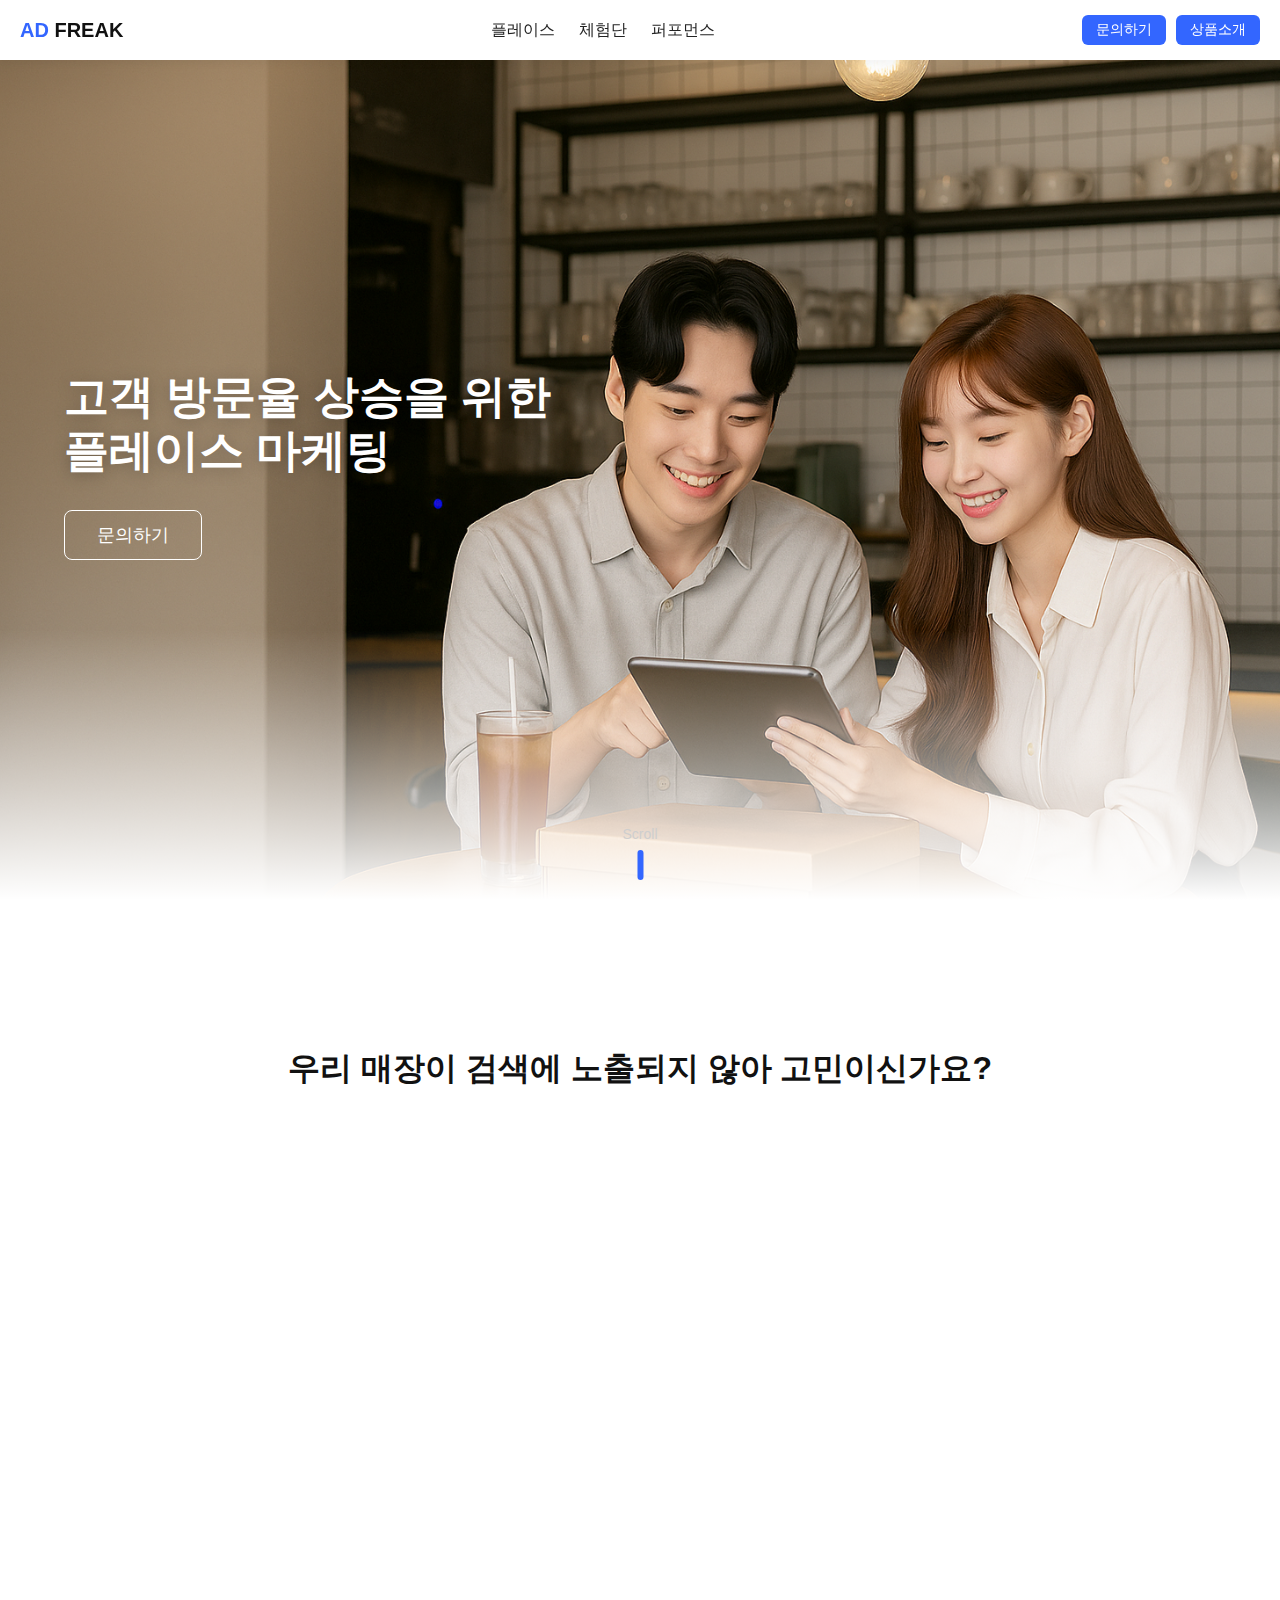
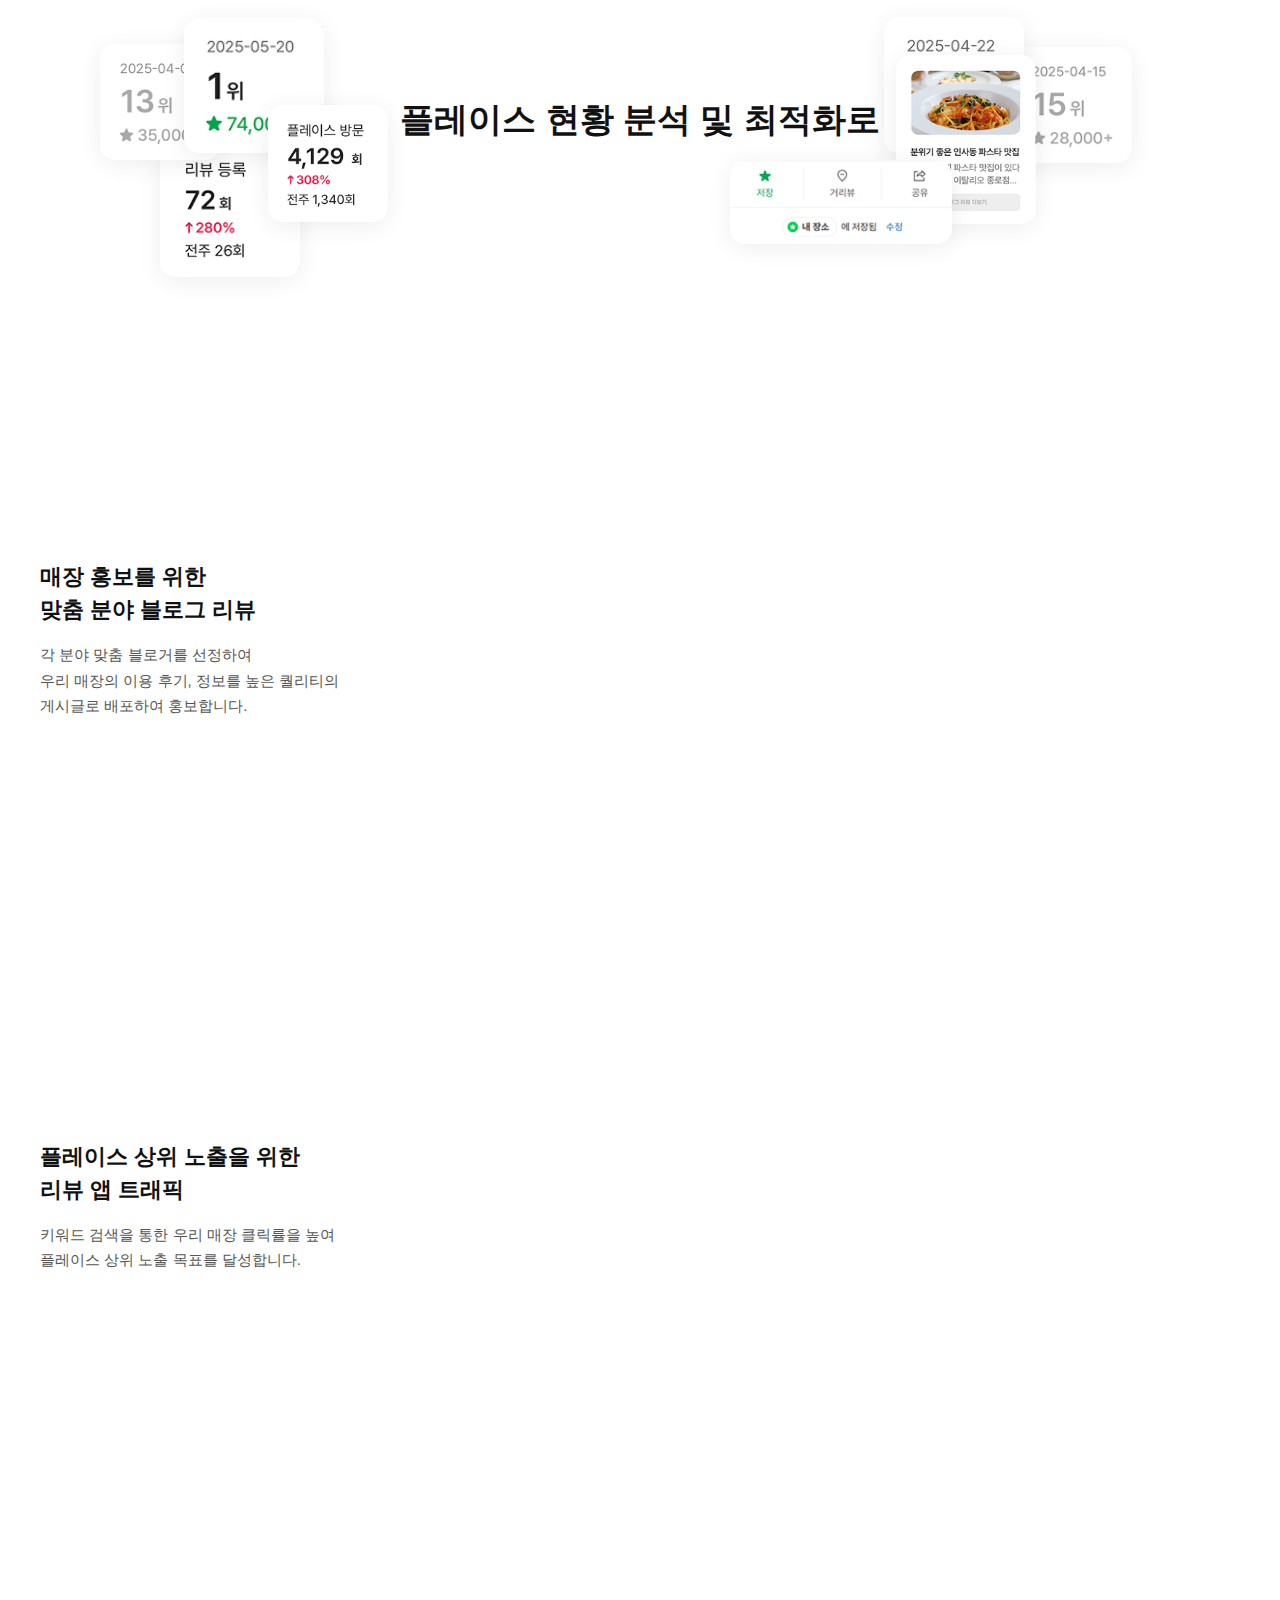
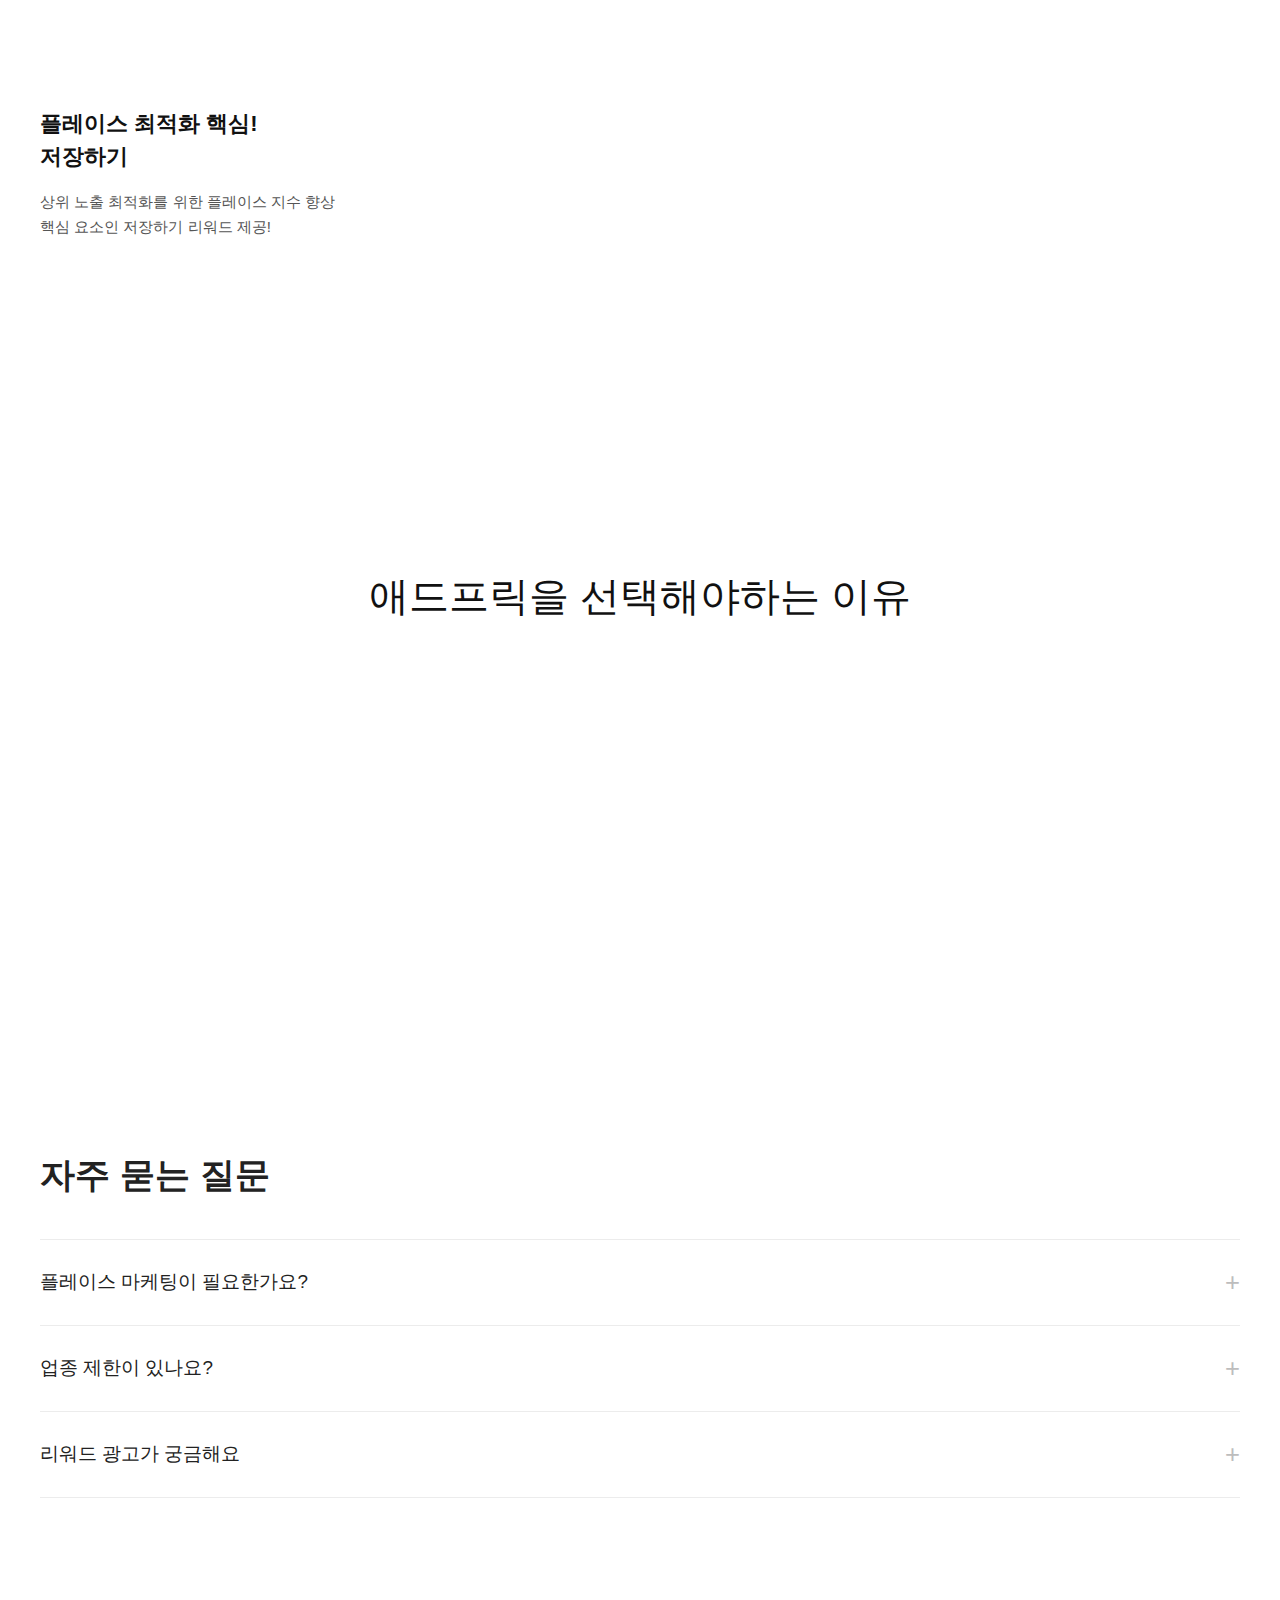
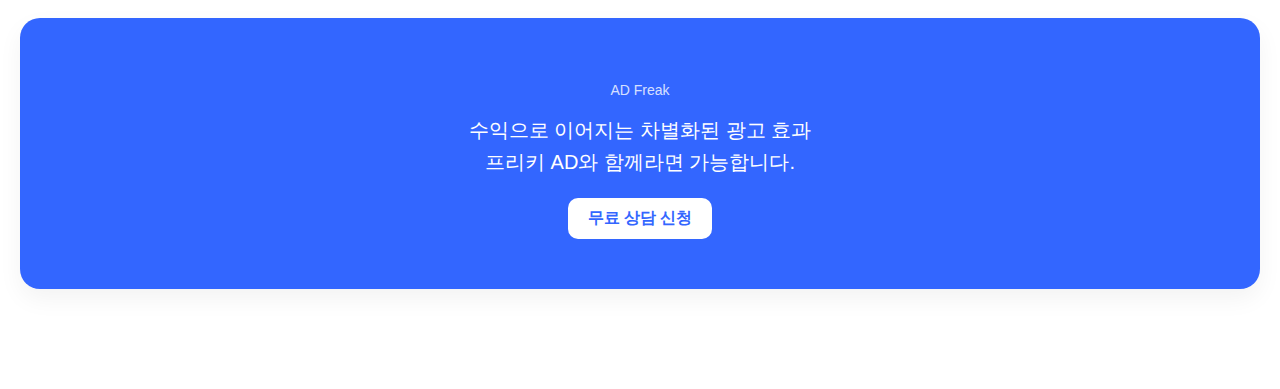
<file: place.html>
<!DOCTYPE html>
<html lang="ko">
<head>
  <meta charset="UTF-8">
  <title>플레이스 마케팅</title>
  <link rel="stylesheet" href="styles.css">
</head>
<body>
  <header class="header">
    <div class="container">
      <!-- 로고 -->
      <a href="index.html" class="logo"><span class="ad">AD</span> <span class="freak">FREAK</span></a>
      <!-- PC 메뉴 -->
      <nav class="nav">
        <a href="place.html">플레이스</a>
        <a href="experience.html">체험단</a>
        <a href="performance.html">퍼포먼스</a>
      </nav>
      <!-- 버튼 -->
      <div class="buttons">
        <a href="contact.html" class="btn">문의하기</a>
        <a href="#product" class="btn">상품소개</a>
      </div>
      <!-- 모바일 메뉴 버튼 -->
      <div class="mobile-menu-icon" onclick="toggleMenu()">☰</div>
    </div>
    <!-- 모바일 전용 메뉴 -->
    <div class="mobile-menu" id="mobileMenu">
      <a href="place.html">플레이스</a>
      <a href="experience.html">체험단</a>
      <a href="performance.html">퍼포먼스</a>
      <a href="contact.html">문의하기</a>
      <a href="#product">상품소개</a>
    </div>
  </header>
  <section class="place-hero" style="background: url('main_img/blg_bg.png') center center/cover no-repeat;">
    <div class="place-hero-overlay">
      <h1>
        고객 방문율 상승을 위한<br>
        플레이스 마케팅
      </h1>
      <a href="contact.html" class="place-cta-btn">문의하기</a>
    </div>
    <div class="scroll-indicator">
      <p class="scroll-text">Scroll</p>
      <span></span>
    </div>
  </section>

  <section class="place-problem-section">
    <h2 class="place-problem-title">우리 매장이 검색에 노출되지 않아 고민이신가요?</h2>
    <div class="place-problem-list">
      <div class="place-problem-item fade-up fade-delay-0">
        <div class="icon">
          <!-- 검색 아이콘 -->
          <svg width="32" height="32" fill="none" stroke="#bdbdbd" stroke-width="2" viewBox="0 0 24 24"><circle cx="11" cy="11" r="7"/><line x1="16.65" y1="16.65" x2="21" y2="21"/></svg>
        </div>
        <p>키워드를 검색했을 때<br>우리 매장이 상단에<br>노출되면 좋겠어요</p>
      </div>
      <div class="place-problem-item fade-up fade-delay-1">
        <div class="icon">
          <!-- 방문자 아이콘 -->
          <svg width="32" height="32" fill="none" stroke="#bdbdbd" stroke-width="2" viewBox="0 0 24 24"><circle cx="12" cy="8" r="4"/><path d="M2 20c0-4 8-6 10-6s10 2 10 6"/></svg>
        </div>
        <p>마케팅을 이것 저것 해봐도<br>실제 방문 고객이<br>늘지 않아 고민이에요.</p>
      </div>
      <div class="place-problem-item fade-up fade-delay-2">
        <div class="icon">
          <!-- 연필 아이콘 -->
          <svg width="32" height="32" fill="none" stroke="#bdbdbd" stroke-width="2" viewBox="0 0 24 24">
            <path d="M17 3a2.85 2.85 0 1 1 4 4L7.5 20.5 2 22l1.5-5.5L17 3z"/>
          </svg>
        </div>
        <p>매장을 오픈하는데<br>마케팅을 어디서 부터<br>시작해야할지 모르겠어요</p>
      </div>
      <div class="place-problem-item fade-up fade-delay-3">
        <div class="icon">
          <!-- 위치 마커 아이콘 -->
          <svg width="32" height="32" fill="none" stroke="#bdbdbd" stroke-width="2" viewBox="0 0 24 24">
            <path d="M12 22s-8-6-8-12a8 8 0 1 1 16 0c0 6-8 12-8 12z"/>
            <circle cx="12" cy="10" r="3"/>
          </svg>
        </div>
        <p>플레이스 세팅을 해도<br>검색 순위가 너무 낮아<br>고민이에요</p>
      </div>
    </div>
  </section>

  <!-- 플레이스 분석/최적화/매출상승 섹션 -->
  <section class="place-analysis-section">
    <div class="analysis-container">
      <div class="analysis-title">
        <h2>
          플레이스 현황 분석 및 최적화로<br>
          <strong id="typing-effect" data-typing-text="매출 상승까지 경험 할 수 있습니다.">매출 상승까지 경험 할 수 있습니다.</strong>
        </h2>
      </div>
      <div class="analysis-float-imgs">
        <img src="place/3section_img/image 33.png" alt="분석1" class="float-img f1">
        <img src="place/3section_img/image 34.png" alt="분석2" class="float-img f2">
        <img src="place/3section_img/image 35.png" alt="분석3" class="float-img f3">
        <img src="place/3section_img/image 36.png" alt="분석4" class="float-img f4">
        <img src="place/3section_img/image 37.png" alt="분석5" class="float-img f5">
        <img src="place/3section_img/image 38.png" alt="분석6" class="float-img f6">
        <img src="place/3section_img/image 41.png" alt="분석8" class="float-img f8">
        <img src="place/3section_img/image 42.png" alt="분석9" class="float-img f9">
      </div>
    </div>
  </section>

  <!-- 4섹션: 매장 홍보를 위한 맞춤 블로그 리뷰 -->
  <section class="place-feature-section first">
    <div class="feature-row">
      <div class="feature-text">
        <h3>매장 홍보를 위한<br>맞춤 분야 블로그 리뷰</h3>
        <p>각 분야 맞춤 블로거를 선정하여<br>우리 매장의 이용 후기, 정보를 높은 퀄리티의<br>게시글로 배포하여 홍보합니다.</p>
      </div>
      <div class="feature-img">
        <img src="main_img/plc_s1.png" alt="매장 홍보 블로그 리뷰" class="fade-up">
      </div>
    </div>
  </section>

  <!-- 5섹션: 플레이스 상위 노출을 위한 리뷰 앱 트래픽 -->
  <section class="place-feature-section">
    <div class="feature-row">
      <div class="feature-text">
        <h3>플레이스 상위 노출을 위한<br>리뷰 앱 트래픽</h3>
        <p>키워드 검색을 통한 우리 매장 클릭률을 높여<br>플레이스 상위 노출 목표를 달성합니다.</p>
      </div>
      <div class="feature-img">
        <img src="main_img/plc_s2.png" alt="리뷰 앱 트래픽" class="fade-up">
      </div>
    </div>
  </section>

  <!-- 6섹션: 플레이스 최적화 핵심! 저장하기 -->
  <section class="place-feature-section">
    <div class="feature-row">
      <div class="feature-text">
        <h3>플레이스 최적화 핵심!<br>저장하기</h3>
        <p>상위 노출 최적화를 위한 플레이스 지수 향상<br>핵심 요소인 저장하기 리워드 제공!</p>
      </div>
      <div class="feature-img">
        <img src="main_img/plc_s3.png" alt="플레이스 저장하기" class="fade-up">
      </div>
    </div>
  </section>

  <!-- 애드프릭을 선택해야하는 이유 섹션 -->
  <section class="adfreak-reason-section">
    <h2 class="adfreak-reason-title">애드프릭을 선택해야하는 이유</h2>
    <div class="adfreak-reason-list">
      <div class="adfreak-reason-item fade-up fade-delay-0">
        <div class="reason-icon">
          <!-- 데이터/차트 아이콘 -->
          <svg width="40" height="40" fill="none" stroke="#bdbdbd" stroke-width="2" viewBox="0 0 24 24"><rect x="3" y="12" width="4" height="8" rx="1.5"/><rect x="9" y="8" width="4" height="12" rx="1.5"/><rect x="15" y="4" width="4" height="16" rx="1.5"/></svg>
        </div>
        <div class="reason-title">데이터 기반의 캠페인</div>
        <div class="reason-desc">빠른 로직 변화에 대응하여<br>최적의 캠페인을 제안합니다.</div>
      </div>
      <div class="adfreak-reason-item fade-up fade-delay-1">
        <div class="reason-icon">
          <!-- 상담/사람 아이콘 -->
          <svg width="40" height="40" fill="none" stroke="#bdbdbd" stroke-width="2" viewBox="0 0 24 24"><circle cx="12" cy="8" r="4"/><path d="M2 20c0-4 8-6 10-6s10 2 10 6"/></svg>
        </div>
        <div class="reason-title">맞춤형 마케팅 컨설팅</div>
        <div class="reason-desc">현재 우리 매장의 현황 분석<br>매장에 꼭 필요한 마케팅 제안</div>
      </div>
      <div class="adfreak-reason-item fade-up fade-delay-2">
        <div class="reason-icon">
          <!-- 달력 아이콘 -->
          <svg width="40" height="40" fill="none" stroke="#bdbdbd" stroke-width="2" viewBox="0 0 24 24">
            <rect x="3" y="5" width="18" height="16" rx="2"/>
            <path d="M16 3v4M8 3v4M3 9h18"/>
          </svg>
        </div>
        <div class="reason-title">광고 실행까지 단 하루</div>
        <div class="reason-desc">블로그, 체험단, 리워드 등<br>빠른 광고 배포</div>
      </div>
      <div class="adfreak-reason-item fade-up fade-delay-3">
        <div class="reason-icon">
          <!-- 동전+지폐 아이콘 -->
          <svg width="40" height="40" fill="none" stroke="#bdbdbd" stroke-width="2" viewBox="0 0 24 24">
            <rect x="4" y="10" width="14" height="8" rx="2"/>
            <circle cx="17" cy="17" r="3"/>
            <path d="M8 14h4"/>
          </svg>
        </div>
        <div class="reason-title">합리적인 비용</div>
        <div class="reason-desc">장기적인 파트너십을 지향<br>저렴한 비용으로 제공합니다</div>
      </div>
    </div>
  </section>

  <!-- FAQ 섹션 -->
  <section class="faq-section">
    <h2 class="faq-title">자주 묻는 질문</h2>
    <div class="faq-list">
      <div class="faq-item">
        <button class="faq-question">
          플레이스 마케팅이 필요한가요?
          <span class="faq-icon">+</span>
        </button>
        <div class="faq-answer">
          플레이스는 대부분의 고객들이 매장을 검색하고 방문을 결정하는 핵심 채널입니다.<br>
          키워드를 검색했을 때 상단에 노출되어야 많은 고객들이 유입되고, 방문으로 이어질 수 있습니다.<br>
          프리키AD 플레이스 마케팅은 상위노출은 물론 방문률과 매출 상승에 중점을 둔 최적화 서비스입니다.<br>
          리뷰,트래픽,저장 등 숭위 최적화를 위한 다양한 서비스로 우리 매장의 방문율을 상승시켜보세요.
        </div>
      </div>
      <div class="faq-item">
        <button class="faq-question">
          업종 제한이 있나요?
          <span class="faq-icon">+</span>
        </button>
        <div class="faq-answer">
          플레이스 등록만 되어있다면 마케팅 서비스를 이용할 수 있습니다.
        </div>
      </div>
      <div class="faq-item">
        <button class="faq-question">
          리워드 광고가 궁금해요
          <span class="faq-icon">+</span>
        </button>
        <div class="faq-answer">
          리워드 광고는 사용자가 특정 미션을 완료했을 때 보상을 제공하는 광고로<br>
          실 사용자들을 통해 트래픽을 상승시켜 상위노출 최적화에 효과적입니다.<br>
          여러가지 앱테크,금융,쇼핑 등의 앱을 통한 리워드 형태의 광고를 제공하고 있습니다.
        </div>
      </div>
    </div>
  </section>

  <!-- CTA 섹션 -->
  <section class="section-cta">
    <div class="cta-content">
      <p class="subtitle">AD Freak</p>
      <h2>
        수익으로 이어지는 차별화된 광고 효과<br>
        프리키 AD와 함께라면 가능합니다.
      </h2>
      <a href="contact.html" class="cta-button">무료 상담 신청</a>
    </div>
  </section>

  <script src="script.js"></script>
</body>
</html>
</file>
<file: styles.css>
body {
    font-family: 'Noto Sans KR', sans-serif;
    margin: 0;
    padding: 0;
    margin: 0 auto;
  }


/* 기본 헤더 스타일 */
.header {
position: fixed;
top: 0;
width: 100%;
background: white;
box-shadow: 0 2px 10px rgba(0,0,0,0.05);
z-index: 1000;
}

.container {
max-width: 100%;
margin: 0 auto;
padding: 15px 20px;
display: flex;
align-items: center;
justify-content: space-between;
}

.logo {
font-weight: bold;
font-size: 20px;
color: #3366ff;
}
.logo span {
color: #444;
}

/* PC 메뉴 */
.nav {
display: flex;
gap: 24px;
flex-wrap: wrap;
}
.nav a {
color: #222;
text-decoration: none;
font-weight: 500;
}

/* 버튼 영역 */
.buttons {
display: flex;
gap: 10px;
}
.btn {
background: #3366ff;
color: white;
padding: 6px 14px;
border-radius: 6px;
font-size: 14px;
text-decoration: none;
}

/* 모바일 아이콘 숨김 */
.mobile-menu-icon {
display: none;
font-size: 24px;
cursor: pointer;
color: #222;
}

/* 모바일 메뉴 */
.mobile-menu {
position: fixed;
top: 0;
left: -100%;
width: 250px;
height: 100vh;
background: white;
padding: 20px;
box-shadow: 2px 0 5px rgba(0,0,0,0.1);
display: flex;
flex-direction: column;
gap: 0;
transition: left 0.3s ease;
z-index: 1000;
}
.mobile-menu a {
font-size: 18px;
text-decoration: none;
color: #222;
font-weight: 500;
padding: 15px 0;
border-bottom: 1px solid #eee;
transition: color 0.3s ease;
}

.mobile-menu a:hover {
color: #3366ff;
}

.mobile-menu-header {
display: flex;
justify-content: flex-end;
padding: 10px 0;
margin-bottom: 10px;
border-bottom: 2px solid #eee;
}

.mobile-menu-close {
font-size: 24px;
cursor: pointer;
color: #666;
padding: 5px;
transition: color 0.3s ease;
}

.mobile-menu-close:hover {
color: #3366ff;
}

.hero-section {
height: 100vh;
background: #fff;
display: flex;
flex-direction: column;
justify-content: center;
position: relative;
overflow: hidden;
}

.hero-content-wrapper {
display: flex;
align-items: center;
width:1200px;
margin:0 auto;
justify-content: space-between;
padding: 0 10%;
flex-wrap: wrap;
}

.hero-text {
max-width: 500px;
}

.hero-text h1 {
font-size: 26px;
font-weight: 700;
line-height: 1.5;
color: #111;
margin-bottom: 16px;
}

.hero-text p {
font-size: 14px;
color: #666;
margin-bottom: 30px;
}

.hero-buttons {
display: flex;
gap: 12px;
flex-wrap: wrap;
}

.hero-btn {
background-color: #3366ff;
color: white;
font-weight: 600;
padding: 12px 24px;
border-radius: 8px;
text-decoration: none;
transition: background-color 0.3s ease;
}

.hero-btn:hover {
background-color: #254cd0;
}

.hero-image {
display: flex;
align-items: center;
justify-content: flex-end;
flex: 1;
}

.phone-img {
max-height: 500px;
width: auto;
object-fit: contain;
}

/* ✅ Scroll Indicator */
.scroll-indicator {
position: absolute;
bottom: 20px;
left: 50%;
transform: translateX(-50%);
}

.scroll-indicator span{
display: block;
width: 6px;
height: 30px;
border-radius: 3px;
background: #3366ff;
animation: scrollBounce 1.2s infinite;
margin:0 auto;
}
.scroll-text{color:#cecece;}
@keyframes scrollBounce {
0%, 100% { transform: translateY(0); opacity: 1; }
50% { transform: translateY(10px); opacity: 0.6; }
}

  .logo-section {
    text-align: center;
    margin:0 auto;
    max-width : 1200px;
  }

  .logo-section h2 {
    font-size: 20px;
    margin-bottom: 8px;
  }

  .logo-section p {
    color: #555;
    font-size: 14px;
    margin-bottom: 24px;
  }

  .logo-slider-wrapper {
    overflow: hidden;
    position: relative;
  }

  .logo-slider {
    display: flex;
    align-items: center;
    gap: 48px;
    will-change: transform;
  }

  .logo-slider img {
    height: 40px;
    width: auto;
    object-fit: contain;
    background: none;
  }

  @media (max-width: 900px) {
    .logo-slider img {
      height: 28px;
    }
  }

  .section1 {
    display: flex;
    justify-content: space-between;
    gap: 40px;
    margin:0 auto;
    max-width : 1200px;
    padding-top: 140px;
  }

  .left-panel {
    width: 40%;
  }

  .header-text h2 {
    font-size: 20px;
    font-weight: 700;
    line-height: 1.4;
    color: #111;
  }

  .header-text p {
    font-size: 14px;
    color: #555;
    line-height: 1.6;
    margin-top: 10px;
  }

  .button-grid {
    display: grid;
    grid-template-columns: repeat(3, 1fr);
    gap: 12px;
    margin-top: 20px;
  }

  .mission-btn {
    border: 2px solid #3366ff;
    border-radius: 10px;
    background-color: white;
    color: #3366ff;
    font-weight: bold;
    padding: 12px;
    cursor: pointer;
    text-align: center;
    display: flex;
    flex-direction: column;
    align-items: center;
    gap: 6px;
    transition: all 0.3s;
  }

  .mission-btn.active {
    background-color: #3366ff;
    color: white;
  }

  .mission-btn.active .mission-title {
    color: white;
  }

  .mission-tag {
    font-size: 12px;
    padding: 4px 10px;
    background-color: #eef4ff;
    color: #3366ff;
    border-radius: 12px;
    font-weight: 600;
  }

  .mission-title {
    font-size: 14px;
    font-weight: 500;
    color: #3366ff;
  }

  .content-area {
    width: 60%;
    height: 500px;
    position: relative;
margin-top:-25px;
  }

  .content-set {
    display: none;
    position: relative;
    width: 100%;
    height: 100%;
  }

  .content-set.active {
    display: flex;
  }

  .phone-mockup {
    position: absolute;
    width: 260px;
    opacity: 0;
    transform: translateX(100px);
    animation: fadeSlideIn 0.6s ease forwards;
  }

  .phone-mockup img {
    width: 100%;
    display: block;
    background: transparent;
  }

  .delay-0 { animation-delay: 0s; z-index: 4; right: 420px; }
  .delay-1 { animation-delay: 0.2s; z-index: 3; right: 270px; }
  .delay-2 { animation-delay: 0.4s; z-index: 2; right: 120px; }
  .delay-3 { animation-delay: 0.6s; z-index: 1; right: -30px; }

  @keyframes fadeSlideIn {
    to {
      opacity: 1;
      transform: translateX(0);
    }
  }

.problem-section {
position: relative;
padding: 250px 20px;
overflow: hidden;
}

.problem-bubbles {
position: absolute;
width: 100%;
height: 100%;
top: 0;
left: 0;
pointer-events: none;
z-index: 1;
}

.problem-section h2 {
  font-size: 20px;
  margin-bottom: 40px;
  line-height: 1.6;
}

.problem-text h2 {
font-size: 24px;
font-weight: 600;
line-height: 1.5;
color: #111;
position: relative;
z-index: 2;
}

.problem-container {
max-width: 1200px;
margin: 0 auto;
position: relative;
text-align: center;
}

.bubble {
position: absolute;
background: #eef4ff;
color: #333;
padding: 12px 20px;
border-radius: 999px;
font-size: 14px;
font-weight: 500;
opacity: 0;
transform: translateY(30px);
transition: opacity 0.8s ease, transform 0.8s ease;
pointer-events: none;

/* 둥실둥실 떠다니는 효과 */
animation: float 4s ease-in-out infinite;
}

.bubble.visible {
opacity: 1;
transform: translateY(0);
}

.bubble.floated {
opacity: 1;
transform: translateY(0);
}

@keyframes float-up {
  to {
    opacity: 1;
    transform: translateY(0);
  }
}


@keyframes float {
0% { transform: translateY(0px); }
50% { transform: translateY(-8px); }
100% { transform: translateY(0px); }
}

.ad-section {
padding: 100px 20px;
background: white;
}

.ad-inner {
max-width: 1200px;
margin: 0 auto;
display: flex;
align-items: center;
justify-content: space-between;
gap: 40px;
flex-wrap: wrap;
}

.ad-left {
flex: 1;
min-width: 260px;
}

.ad-left h3 {
font-size: 22px;
line-height: 1.6;
color: #111;
}

.ad-right {
flex: 1;
display: flex;
justify-content: flex-end;
gap: 20px;
flex-wrap: wrap;
}

.ad-section .ad-right {
  display: flex;
  gap: 24px;
  justify-content: flex-end;
  align-items: center;
}
.ad-section .ad-right .phone {
  flex: 0 0 220px;
  display: flex;
  justify-content: center;
  align-items: center;
}
.ad-section .ad-right .phone img {
  width: 200px;
  max-width: 100%;
  height: auto;
  object-fit: contain;
}
.ad-section .ad-right:has(.phone:only-child) {
  justify-content: center;
}
.ad-section .ad-right:has(.phone:only-child) .phone {
  flex: 0 0 350px;
}
.ad-section .ad-right:has(.phone:only-child) .phone img {
  width: 350px;
}

/* ✨ fade in 아래에서 위로 */
.fade-item {
opacity: 0;
transform: translateY(50px);
transition: all 0.8s ease-out;
}

.fade-item.visible {
opacity: 1;
transform: translateY(0);
}

.fade-delay-0 { transition-delay: 0s; }
.fade-delay-1 { transition-delay: 0.15s; }
.fade-delay-2 { transition-delay: 0.3s; }
.fade-delay-3 { transition-delay: 0.45s; }

.feature-section {
  display: flex;
  flex-direction: row;
  align-items: center;
  width: 100%;
  position: relative;
  min-height: 400px;
  max-width: 1200px;
  margin: 0 auto;
}

.feature-title {
  flex: 0 0 auto;

}

.small-title {
font-size: 18px;
color: #888;
margin-bottom: 8px;
}

.main-title {
font-size: 26px;
font-weight: 600;
color: #111;
}

.feature-list {
  flex: 0 0 400px;
  max-width: 400px;
  margin-left: auto;
  margin-right: 0;
}

.feature-item {
  border: none;
  padding: 24px 20px;
  background: #fff;
  box-sizing: border-box;
  margin-bottom: 16px;
}

.feature-item h3 {
font-size: 20px;
font-weight: 600;
margin-bottom: 6px;
}

.feature-item p {
font-size: 15px;
color: #666;
line-height: 1.4;
}

/* 애니메이션 클래스 */
.scroll-fade.active {
opacity: 1;
transform: translateY(0);
}


.section-mockup {
padding: 100px 20px;
text-align: center;
background: #fff;
max-width : 1200px;
margin : 0 auto;
}

.section-mockup .subtitle {
font-size: 18px;
color: #888;
}

.section-mockup h2 {
font-size: 20px;
margin: 10px 0;
font-weight: bold;
}

.section-mockup .desc {
font-size: 16px;
color: #444;
line-height: 1.6;
}

.mockup-container {
display: flex;
justify-content: center;
align-items: flex-end;
gap: 20px;
margin-top: 60px;

}

.mockup {
width : 15%;
height: auto;
flex: 0 0 auto;
scroll-snap-align: center;
opacity: 0;
transform: translateY(40px);
transition: opacity 0.8s ease, transform 0.8s ease;
}

/* Scroll Fade Animations */
.scroll-fade.active {
opacity: 1;
transform: translateY(0);
}

.fade-delay-1 { transition-delay: 0.2s; }
.fade-delay-2 { transition-delay: 0.4s; }
.fade-delay-3 { transition-delay: 0.6s; }
.fade-delay-4 { transition-delay: 0.8s; }
.fade-delay-5 { transition-delay: 1.0s; }


.section-partners {
padding: 80px 20px;
background: #fff;
display: flex;
justify-content: space-between;
align-items: center;
gap: 40px;
flex-wrap: wrap;
max-width : 1200px;
margin : 0 auto;
}

.partner-flex {
  display: flex;
  flex-direction: row;
  align-items: center;
  width: 100%;
  margin-top: 32px;
}
.partner-text {
  flex: 0 0 auto;
  width: 320px;
  min-width: 220px;
}
.partner-slider-wrapper {
  flex: 1 1 0;
  margin-left: 40px;
  background: none;
  padding: 0;
  display: flex;
  align-items: center;
  height: 120px;
  box-sizing: border-box;
  overflow: hidden;
  width: 100%;
  max-width: 900px;
  position: relative;
}
.partner-slider {
  display: flex;
  align-items: center;
  gap: 64px;
  width: max-content;
  animation: partner-slide 30s linear infinite;
  height: 100%;
}
.partner-slider img {
  height: 35px;
  width: auto;
  object-fit: contain;
  background: none;
}
@keyframes partner-slide {
  0% { transform: translateX(0); }
  100% { transform: translateX(-50%); }
}

.section-cta {
background-color: #3366ff;
border-radius: 20px;
padding: 50px 20px;
margin: 100px auto;
text-align: center;
color: white;
max-width: 1200px;
box-shadow: 0 10px 25px rgba(0, 0, 0, 0.05);
}

.section-cta .subtitle {
font-size: 14px;
margin-bottom: 10px;
opacity: 0.8;
}

.section-cta h2 {
font-size: 20px;
line-height: 1.6;
margin-bottom: 20px;
font-weight: 500;
}

.cta-button {
display: inline-block;
background: #fff;
color: #3366ff;
font-size: 16px;
font-weight: bold;
padding: 10px 20px;
border-radius: 10px;
text-decoration: none;
transition: background 0.3s, color 0.3s;
}

.cta-button:hover {
background: #e6edff;
color: #0033cc;
}
.bbt1{top: -88%; left: 15%;}
.bbt2{top: -168%; right: 38%;}
.bbt3{top: -46%; right: 8%;}
.bbt4{bottom: -110%; left: 16%;}
.bbt5{bottom: -178%; right: 30%;}
.bbt6{bottom: -57%; right: 13%;}

.bbbt1{    
    top: -73%;
    left: 15%;}
.bbbt2{    
    top: -121%;
    right: 38%;}
.bbbt3{    
    top: -46%;
    right: 8%;}
.bbbt4{    
    bottom: -84%;
    left: 16%;}
.bbbt5{    
    bottom: -124%;
    right: 30%;}
.bbbt6{    
    bottom: -57%;
    right: 13%;}



  /* ✅ 모바일 반응형 */
  @media only screen and (max-width: 768px) {
html, body {
max-width: 100vw;
overflow-x: hidden;
}
.place-hero-overlay h1 {font-size: 1.5rem;}

.problem-text h2 {
  font-size: 20px;
  font-weight: 600;
  line-height: 1.5;
  color: #111;
  position: relative;
  z-index: 2;
  }

.exp-f1 {
  top: -130% !important;
  left: 6%!important;
  width: 179px !important;
  animation-delay: 0s;
}
.exp-f2 {
  top: -156% !important;
  left: 40%!important;
  width: 278px !important;
  animation-delay: 0.2s;
}
.exp-f3 {
  top: 135% !important;
  left: 10%!important;
  width: 120px !important;
  animation-delay: 0.4s;
}
.exp-f4 {
  top: 186% !important;
  right: 12%!important;
  width: 173px !important;
  animation-delay: 0.6s;
}
.exp-f5 {
  bottom: -118% !important;
  right: 5%!important;
  width: 116px !important;
  animation-delay: 0.8s;
}
.bbbt1{    
    top: -75%;
    left: 2%;}
.bbbt2{    
    top: -107%;
    right: 6%;}
.bbbt3{    
    top: -46%;
    right: 2%;}
.bbbt4{    
     bottom: -44%;
     left: 0%;}
.bbbt5{    
     bottom: -103%;
     right: 7%;}
.bbbt6{    
        bottom: -73%;
        right: 5%;}
body > div.contact-container > div > div > div:nth-child(3) > div.banner-img > img:nth-child(1){display: none;}

body > div.contact-container > div > div > div:nth-child(3) > div.banner-img > img:nth-child(3){display: none;}

.banner-text h2{font-size : 25px;}
.bbt1{top: -186%; left: 0%;}
.bbt2{top: -283%; right: 10%;}
.bbt3{top: -92%; right: 2%;}
.bbt4{bottom: -132%; left: 0%;}
.bbt5{bottom: -347%; right: 7%;}
.bbt6{bottom: -227%; right: 5%;}

.phone img {
    width: 180px;
    max-width: 100%;
}
.ad-section {
    padding: 30px 20px;
}
.logo-section{
max-width : 100vw;
padding-left : 20px;
padding-right : 20px;
}
.section-cta{max-width : 80%;}
.nav,
.buttons {
  display: none;
}

.mobile-menu-icon {
  display: block !important;
  color: #222;
  z-index: 1001;
}

.mobile-menu.show {
  left: 0;
  display: flex;
}

.hero-content-wrapper {
  width : 100%;
  flex-direction: column-reverse;
  text-align: center;
}

.hero-image {
  margin-top: 0;
  margin-bottom: 30px;
  justify-content: center;
}

.hero-text {
  margin-top: 0;
}

.hero-buttons{
  justify-content: center;
}

.phone-img {
  max-height: 320px;
}

.hero-text h1 {
  font-size: 20px;
}

.ad-inner {
  flex-direction: column;
  text-align: center;
}

.ad-right {
  justify-content: center;
}

    .section1 {
      flex-direction: column;
      align-items: center;
      max-width : 100vw;
      padding : 85px 20px 0px 20px;
    }

    .left-panel,
    .content-area {
      width: 100%;
    }

    .content-area {
      height: auto;
      padding-top: 20px;
    }

    .content-set {
      display: none;
      flex-wrap: nowrap;
      overflow-x: auto;
      scroll-behavior: smooth;
      gap: 16px;
      padding: 0 10px;
    }

    .phone-mockup {
      position: relative !important;
      animation: fadeSlideIn 0.6s ease forwards !important;
      opacity: 0;
      transform: translateX(100px);
      min-width: 240px;
      flex-shrink: 0;
    }

    .logo-slider img {
      height: 28px;
    }
.header-text{
text-align: center;
}
.mission-title {
  font-size: 12px;
}
    .delay-0{right:0;}
    .delay-1{right:0;}
    .delay-2{right:0;}
    .delay-3{right:0;}

.feature-section {
  flex-direction: column;
  align-items: stretch;
  min-height: unset;
}

.feature-title {
  margin-right: 0;
  margin-top: 70px;
  text-align: center;
}

.feature-list {
  max-width: 100%;
  text-align: center;
  margin-left: 0;
  margin-right: 0;
}

.feature-item {
  padding: 18px 10px;
}

.mockup-container {
max-width: 100vw;
  overflow-x: scroll;
  justify-content: flex-start;
  scroll-snap-type: x mandatory;
  -webkit-overflow-scrolling: touch;
}
.mockup {
      height: auto;
      margin-right: 10px;
      width: 55%;
}

.section-partners {
  flex-direction: column;
  align-items: flex-start;
}

.partner-text {
  margin-bottom: 16px; /* 텍스트와 슬라이더 사이 적절한 간격 */
  flex: 1 1 90px;
}

.partner-slider-wrapper {
  width: 100%;
  border: none;
  flex:2 1 90px;
}

.partner-slider {
  animation: scrollLoop 30s linear infinite;
}

.partner-slider img {
  height: 35px;
  width: auto;
  object-fit: contain;
  background: none;
}

.section-cta h2 {
  font-size: 18px;
}

.cta-button {
  font-size: 15px;
  padding: 8px 16px;
}

@media (max-width: 900px) {
  .partner-flex {
    flex-direction: column;
    align-items: stretch;
  }
  .partner-text {
    width: 100%;
    min-width: 0;
    text-align: center;
  }
  .partner-slider-wrapper {
    margin-left: 0;
    margin-top: 24px;
    width: 100%;
    height: 80px;
    justify-content: center;
  }
  .partner-slider {
    gap: 32px;
    animation-duration: 20s;
  }
  .partner-slider img {
    height: 35px;
  }
}

  }

#typing-effect.typing::after {
  content: '|';
  animation: blink 0.7s steps(1) infinite;
  margin-left: 2px;
}
@keyframes blink {
  0%, 100% { opacity: 1; }
  50% { opacity: 0; }
}

a.logo {
  text-decoration: none !important;
}
.logo .ad {
  color: #3366ff !important;
  font-weight: bold;
}
.logo .freak {
  color: #111 !important;
  font-weight: bold;
}

/* 플레이스 히어로 섹션 */
.place-hero {
  position: relative;
  width: 100%;
  height: 100vh;
  min-height: 600px;
  background: url('main_img/blg_bg.png') center center/cover no-repeat;
  display: flex;
  align-items: center;
  justify-content: flex-start;
  overflow: hidden;
}
.place-hero-overlay {
  position: relative;
  z-index: 2;
  color: #fff;
  margin-left: 5vw;
  max-width: 690px;
}
.place-hero-overlay h1 {
  font-size: 2.8rem;
  font-weight: bold;
  line-height: 1.2;
  margin-bottom: 32px;
  text-shadow: 0 2px 16px rgba(0,0,0,0.25);
}
.place-cta-btn {
  display: inline-block;
  padding: 12px 32px;
  border: 1.5px solid #fff;
  border-radius: 8px;
  color: #fff;
  background: transparent;
  font-size: 1.1rem;
  font-weight: 500;
  text-decoration: none;
  transition: background 0.2s, color 0.2s;
}
.place-cta-btn:hover {
  background: #fff;
  color: #222;
}
.place-hero::after {
  content: '';
  position: absolute;
  left: 0; right: 0; bottom: 0;
  height: 30vh;
  background: linear-gradient(to top, #fff 0%, rgba(255,255,255,0) 100%);
  z-index: 1;
  pointer-events: none;
}

/* 스크롤 인디케이터 */
.scroll-indicator {
  position: absolute;
  bottom: 20px;
  left: 50%;
  transform: translateX(-50%);
  z-index: 3;
  text-align: center;
}
.scroll-indicator span {
  display: block;
  width: 6px;
  height: 30px;
  border-radius: 3px;
  background: #3366ff;
  animation: scrollBounce 1.2s infinite;
  margin: 0 auto;
}
.scroll-text {
  color: #cecece;
  margin-bottom: 8px;
  font-size: 14px;
}
@keyframes scrollBounce {
  0%, 100% { transform: translateY(0); opacity: 1; }
  50% { transform: translateY(10px); opacity: 0.6; }
}

.place-problem-section {
  padding: 120px 20px;
  text-align: center;
  max-width: 1200px;
  margin: 0 auto;
}

.place-problem-title {
  font-size: 32px;
  font-weight: 700;
  margin-bottom: 60px;
  color: #111;
}

.place-problem-list {
  display: grid;
  grid-template-columns: repeat(4, 1fr);
  gap: 24px;
  margin: 0 auto;
}

.place-problem-item {
  background: #f7f7f7;
  border-radius: 24px;
  padding: 36px 24px 28px 24px;
  display: flex;
  flex-direction: column;
  align-items: center;
  justify-content: center;
  min-height: 180px;
  box-sizing: border-box;
  opacity: 0;
  transform: translateY(40px);
  transition: opacity 0.8s cubic-bezier(.4,0,.2,1), transform 0.8s cubic-bezier(.4,0,.2,1);
}
.place-problem-item .icon {
  font-size: 2.2rem;
  margin-bottom: 24px;
  color: #bdbdbd;
  display: flex;
  align-items: center;
  justify-content: center;
}
.place-problem-item p {
  font-size: 1.1rem;
  color: #444;
  margin: 0;
  line-height: 1.6;
  text-align: center;
}

.place-problem-item.visible {
  opacity: 1;
  transform: translateY(0);
}


.contact-container {
    display: flex;
    flex-direction: row;
    max-width: 1200px;
    margin: 60px auto;
    gap: 60px;
    align-items: flex-start;
    justify-content: center;
    padding: 50px 20px;
  }
  .contact-left {
    flex: 1;
    min-width: 340px;
    max-width: 650px;
    position: relative;
  }
  .contact-left h1 {
    font-size: 42px;
    font-weight: 800;
    margin-bottom: 18px;
    letter-spacing: -1px;
  }
  .contact-desc {
    color: #444;
    font-size: 20px;
    margin-bottom: 40px;
    line-height: 1.6;
  }
  .contact-banner-slider {
    width: 100%;
    max-width: 100%;
    margin: 0 auto 18px auto;
    box-sizing: border-box;
    overflow: visible;
    min-width: 0;
    height: auto;
    display: block;
  }
  .banner-slide {
    display: none;
    align-items: center;
    gap: 24px;
    background: #2563eb;
    color: #fff;
    border-radius: 40px;
    padding: 48px 48px 38px 48px;
    box-shadow: 0 4px 24px rgba(37,99,235,0.08);
    min-height: 220px;
    width: 100%;
    position: relative;
    box-sizing: border-box;
  }
  .banner-slide.active {
    display: flex;
  }
  .banner-text span {
    font-size: 15px;
    opacity: 0.9;
  }
  .banner-text h2 {
    font-size: 32px;
    margin: 8px 0 18px 0;
    font-weight: 800;
    letter-spacing: -1px;
  }
  .banner-btn {
    display: inline-block;
    background: #fff;
    color: #2563eb;
    padding: 8px 18px;
    border-radius: 8px;
    font-weight: 500;
    text-decoration: none;
    font-size: 15px;
    transition: background 0.2s;
    box-shadow: 0 2px 8px rgba(0,0,0,0.04);
  }
  .banner-btn:hover {
    background: #e6edff;
  }
  .banner-img img {
    width: 80px;
    height: 80px;
    border-radius: 16px;
  }
  .banner-dots {
    margin-top: 18px;
    text-align: left;
    position: relative;
    z-index: 3;
  }
  .dot {
    display: inline-block;
    width: 10px; height: 10px;
    border-radius: 50%;
    background: #dbeafe;
    margin-right: 6px;
    transition: background 0.2s;
  }
  .dot.active { background: #2563eb; }

  .contact-form {
    flex: 1;
    min-width: 340px;
    background: #fff;
    border-radius: 16px;
    padding: 38px 38px 28px 38px;
    box-shadow: 0 2px 24px rgba(0,0,0,0.07);
    display: flex;
    flex-direction: column;
    gap: 22px;
  }
  .contact-form label {
    font-weight: 600;
    color: #222;
    font-size: 17px;
    display: flex;
    flex-direction: column;
    gap: 8px;
  }
  .contact-form input[type="text"], .contact-form textarea {
    border: 1.5px solid #e5e7eb;
    border-radius: 8px;
    padding: 14px;
    font-size: 16px;
    margin-top: 4px;
    background: #fafbfc;
    transition: border 0.2s;
  }
  .contact-form input[type="text"]:focus, .contact-form textarea:focus {
    border: 1.5px solid #2563eb;
    outline: none;
  }
  .contact-form input[type="email"] {
  border: 1.5px solid #e5e7eb;
  border-radius: 8px;
  padding: 14px;
  font-size: 16px;
  margin-top: 4px;
  background: #fafbfc;
  transition: border 0.2s;
  width: 100%;
  box-sizing: border-box;
}
.contact-form input[type="email"]:focus {
  border: 1.5px solid #2563eb;
  outline: none;
}
  .contact-form textarea {
    resize: vertical;
    min-height: 120px;
  }
  .checkbox-group {
    display: flex;
    flex-direction: column;
    gap: 8px;
    font-size: 15px;
    color: #444;
  }
  .contact-submit {
    background: #2563eb;
    color: #fff;
    font-size: 20px;
    font-weight: 700;
    border: none;
    border-radius: 10px;
    padding: 18px 0;
    margin-top: 10px;
    cursor: pointer;
    transition: background 0.2s;
    box-shadow: 0 2px 8px rgba(37,99,235,0.08);
  }
  .contact-submit:hover {
    background: #1741a6;
  }


@media (max-width: 900px) {

    .contact-left, .contact-form { min-width: 0; width: 100%; max-width: 100%; }
    .banner-slide { min-height: 140px; padding: 24px 16px 18px 16px; width: 100%; }
    .contact-form { padding: 24px 12px 18px 12px; }

    .place-problem-item p {
      font-size: 12px;
      color: #444;
      margin: 0;
      line-height: 1.6;
      text-align: center;
    }

  .place-problem-list {
    grid-template-columns: repeat(2, 1fr);
    gap: 20px;
  }
  
  .place-problem-item {
    padding: 24px 16px;
  }
  .feature-row {
  display: flex;
  align-items: center;
  justify-content: space-between;
  gap: 40px;
  margin-bottom: 80px;
  overflow: hidden;
}

  .place-problem-title {
    font-size: 20px;
    margin-bottom: 40px;
    padding: 0 20px;
  }
}

/* 플레이스 분석/최적화/매출상승 섹션 */
.place-analysis-section {
  position: relative;
  padding: 220px 20px 180px 20px;
  background: #fff;
}
.analysis-container {
  max-width: 1200px;
  margin: 0 auto;
  position: relative;
  text-align: center;
}
.analysis-title {
  position: relative;
  z-index: 2;
  margin-bottom: 0;
}
.analysis-title h2 {
  font-size: 2.1rem;
  font-weight: 600;
  color: #111;
  line-height: 1.5;
  margin: 0;
}
.exp-analysis-float-imgs {
  position: absolute;
  width: 100%;
  height: 100%;
  top: 0;
  left: 0;
  pointer-events: none;
  z-index: 1;
}
.exp-f1 { top: -117%; left: 18%; width: 179px; animation-delay: 0s; }
.exp-f2 { top: -99%; left: 61%; width: 278px; animation-delay: 0.2s; }
.exp-f3 { top: 95%; left: 10%; width: 120px; animation-delay: 0.4s; }
.exp-f4 { top: 174%; right: 12%; width: 245px; animation-delay: 0.6s; }
.exp-f5 { bottom: -112%; right: 5%; width: 150px; animation-delay: 0.8s; }
.float-img {
  position: absolute;
  display: block;
  box-shadow: 0 4px 24px 0 rgba(0,0,0,0.07);
  background: none;
  border: none;
  margin: 0;
  padding: 0;
  border-radius: 15px;
  animation: float 4s ease-in-out infinite;
}
/* 각 이미지 위치 (첨부 이미지 참고, 필요시 조정) */
.analysis-float-imgs .f1 { top: 90%; left: 10%; width: 140px; animation-delay: 0s; }
.analysis-float-imgs .f2 { top: -102%; left: 5%; width: 120px; animation-delay: 0.3s; }
.analysis-float-imgs .f3 { top: -153%; left: 12%; width: 140px; animation-delay: 0.6s; }
.analysis-float-imgs .f4 { bottom: -153%; left: 19%; width: 120px; animation-delay: 0.9s; }
.analysis-float-imgs .f5 { top: -96%; right: 9%; width: 120px; animation-delay: 1.2s; }
.analysis-float-imgs .f6 { top: -155%; right: 18%; width: 140px; animation-delay: 1.5s; }
.analysis-float-imgs .f8 { bottom: -157%; right: 17%; width: 140px; animation-delay: 2.1s; }
.analysis-float-imgs .f9 { bottom: -196%; right: 24%; width: 222px; animation-delay: 2.4s; }
@keyframes float {
  0% { transform: translateY(0px); }
  50% { transform: translateY(-12px); }
  100% { transform: translateY(0px); }
}
@media (max-width: 900px) {
  .place-analysis-section { padding: 80px 0 80px 0; margin-top: 80px; margin-bottom: 80px;}
  .analysis-title h2 { font-size: 1rem; }
  .analysis-float-imgs .f1 { width: 80px !important; }
  .analysis-float-imgs .f2 { width: 80px !important; }
  .analysis-float-imgs .f3 { width: 80px !important; }
  .analysis-float-imgs .f4 { width: 80px !important; }
  .analysis-float-imgs .f5 { width: 80px !important; }
  .analysis-float-imgs .f6 { width: 80px !important; }
  .analysis-float-imgs .f8 { width: 80px !important; }
  .analysis-float-imgs .f9 { width: 135px !important; }
  .contact-container { flex-direction: column !important; }
}
/* 체크박스와 텍스트 가로 정렬, 텍스트는 기본, 사이즈 작게 */
.checkbox-group label {
  display: flex;
  flex-direction: row;
  align-items: center;
  font-weight: normal;
  font-size: 15px;
  gap: 8px;
  margin-bottom: 8px;
  white-space: nowrap;
}
.checkbox-group input[type="checkbox"] {
  margin-right: 4px;
}

  .contact-container {
    flex-direction: row;
    gap: 32px;
    align-items: stretch;
    padding: 24px 8px;
  }
  .contact-left, .contact-form {
    min-width: 0;
    width: 100%;
    max-width: 100%;
    box-sizing: border-box;
  }
  .contact-form {
    margin: 0 auto;
  }

.analysis-desc{font-size: 15px !important;}

.place-feature-section {
  max-width: 1200px;
  margin: 0 auto;
  padding: 0 20px 80px 20px;
}
.place-feature-section.first {
  padding-top: 110px;
}
.feature-row {
  display: flex;
  align-items: center;
  justify-content: space-between;
  gap: 40px;
  margin-bottom: 100px;
  overflow: hidden;
}
.feature-text {
  flex: 1 1 0;
  min-width: 220px;
  font-size: 17px;
  color: #222;
}
.feature-text h3 {
  font-size: 22px;
  font-weight: 700;
  margin-bottom: 16px;
  color: #111;
  line-height: 1.5;
}
.feature-text p {
  font-size: 15px;
  color: #555;
  line-height: 1.7;
  margin: 0;
}
.feature-img {
  flex: 1 1 0;
  display: flex;
  justify-content: flex-end;
}
.feature-img img {
  max-width: 100%;
  width: 100%;
  height: auto;
  border-radius: 24px;
}
@media (max-width: 900px) {
  .feature-row {
    flex-direction: column;
    align-items: flex-start;
    gap: 24px;
    margin-bottom: 48px;
  }
  .feature-img {
    width: 100%;
    justify-content: center;
  }
  .feature-img img {
    max-width: 100%;
    border-radius: 16px;
  }
  .place-feature-section {
    margin-bottom: 40px;
    padding: 0 8px;
  }
  .feature-text {
    text-align: center;
    margin: 0 auto 24px auto;
  }
  .analysis-title h2 {
    font-size: 22px;
  }
}

.adfreak-reason-section {
  max-width: 1200px;
  margin: 0 auto 200px auto;
  padding: 0 20px;
  text-align: center;
}
.adfreak-reason-title {
  font-size: 2.5rem;
  font-weight: 500;
  margin-bottom: 64px;
  color: #111;
}
.adfreak-reason-list {
  display: grid;
  grid-template-columns: repeat(4, 1fr);
  gap: 32px;
  justify-items: center;
}
.adfreak-reason-item {
  background: #ededed;
  border-radius: 18px;
  box-shadow: 0 4px 24px 0 rgba(0,0,0,0.04);
  padding: 48px 24px 36px 24px;
  min-width: 0;
  min-height: 180px;
  display: flex;
  flex-direction: column;
  align-items: center;
  justify-content: center;
}
.reason-title {
  font-size: 1.25rem;
  font-weight: 500;
  color: #555;
  margin-bottom: 18px;
}
.reason-desc {
  font-size: 1.05rem;
  color: #555;
  line-height: 1.7;
}
.reason-icon {
  margin-bottom: 18px;
  display: flex;
  align-items: center;
  justify-content: center;
}
.reason-icon svg {
  width: 40px;
  height: 40px;
  display: block;
}
@media (max-width: 900px) {
  .adfreak-reason-list {
    grid-template-columns: repeat(2, 1fr);
    gap: 20px;
  }
  .adfreak-reason-title {
    font-size: 1.4rem;
    margin-bottom: 36px;
  }
  .adfreak-reason-item {
    padding: 32px 10px 24px 10px;
    min-height: 120px;
  }
  .reason-title {
    font-size: 1.1rem;
    margin-bottom: 10px;
  }
  .reason-desc {
    font-size: 12px;
  }
}

.fade-up {
  opacity: 0;
  transform: translateY(40px);
  transition: opacity 0.8s cubic-bezier(.4,0,.2,1), transform 0.8s cubic-bezier(.4,0,.2,1);
}
.fade-up.visible {
  opacity: 1;
  transform: translateY(0);
}

.faq-section {
  max-width: 1200px;
  margin: 0 auto 120px auto;
  padding: 0 20px;
}
.faq-title {
  font-size: 2.2rem;
  font-weight: 700;
  margin-bottom: 40px;
  color: #222;
}
.faq-list {
  border-top: 1px solid #ececec;
}
.faq-item {
  border-bottom: 1px solid #ececec;
}
.faq-question {
  width: 100%;
  background: none;
  border: none;
  outline: none;
  font-size: 1.18rem;
  font-weight: 500;
  color: #222;
  text-align: left;
  padding: 28px 0 28px 0;
  display: flex;
  align-items: center;
  justify-content: space-between;
  cursor: pointer;
  transition: background 0.2s;
}
.faq-question:hover {
  background: #f7f7f7;
}
.faq-icon {
  font-size: 1.6rem;
  color: #bdbdbd;
  margin-left: 12px;
  transition: transform 0.2s;
}
.faq-item.open .faq-icon {
  transform: rotate(45deg);
}
.faq-answer {
  display: none;
  font-size: 1.05rem;
  color: #444;
  line-height: 1.8;
  padding: 0 0 28px 0;
  background: none;
  animation: fadeInFaq 0.3s;
}
.faq-item.open .faq-answer {
  display: block;
}
@keyframes fadeInFaq {
  from { opacity: 0; transform: translateY(-10px); }
  to { opacity: 1; transform: translateY(0); }
}
@media (max-width: 900px) {
  .faq-section {
    padding: 0 8px;
    margin-bottom: 60px;
  }
  .faq-title {
    font-size: 1.3rem;
    margin-bottom: 24px;
  }
  .faq-question {
    font-size: 1rem;
    padding: 20px 0 20px 0;
  }
  .faq-answer {
    font-size: 0.98rem;
    padding-bottom: 18px;
  }
}

.analysis-desc {
  font-size: 1.35rem;
  color: #666;
  margin-top: 24px;
  line-height: 1.6;
  text-align: center;
  font-weight: 400;
}

.checkbox-label {
  display: flex;
  align-items: center;
  gap: 0.8rem;
  flex-direction: row !important;
  margin-bottom: 1.2rem;
  cursor: pointer;
}

.checkbox-label input[type="checkbox"] {
  width: 28px;
  height: 28px;
  accent-color: #2563eb;
  margin: 0;
  vertical-align: middle;
  flex-shrink: 0;
}

.checkbox-label span {
  display: inline-block;
  font-size: 17px;
  font-weight: 600;
  line-height: 1.3;
  vertical-align: middle;
}

.checkbox-label b {
  font-size: 17px;
  font-weight: 900;
  margin-right: 0.3em;
  vertical-align: middle;
}

@media (max-width: 768px) {
  .ad-section .ad-right .phone {
    flex-basis: 40vw;
  }
  .ad-section .ad-right .phone img {
    width: 45vw;
  }
  .ad-section .ad-right:has(.phone:only-child) .phone {
    flex-basis: 70vw;
  }
  .ad-section .ad-right:has(.phone:only-child) .phone img {
    width: 70vw;
  }
}

@media only screen and (max-width: 768px) {
  /* 서비스 설명 1~3번: 이미지 2개 가로 배치 (클래스 기반) */
  .ad-section-1 .ad-right,
  .ad-section-2 .ad-right,
  .ad-section-3 .ad-right {
    display: flex !important;
    flex-direction: row !important;
    justify-content: center !important;
    gap: 8px !important;
  }
  .ad-section-1 .ad-right .phone,
  .ad-section-2 .ad-right .phone,
  .ad-section-3 .ad-right .phone {
    width: 45vw !important;
    max-width: 180px !important;
  }
  /* 서비스 설명 4번: 이미지 1개 세로 중앙 */
  .ad-section-4 .ad-right {
    flex-direction: column !important;
    align-items: center !important;
  }
  .ad-section-4 .ad-right .phone {
    width: 70vw !important;
    max-width: 260px !important;
  }


}

@media (max-width: 900px) {
  .nav,
  .buttons {
    display: none !important;
  }
  .mobile-menu-icon {
    display: block !important;
  }
}

/* ===== Footer 스타일 (다크, 중앙정렬, SNS, 약관 등) ===== */
.footer {
  background: #181818;
  color: #eee;
  padding: 36px 0 18px 0;
  font-size: 15px;
  text-align: center;
}
.footer-inner {
  max-width: 600px;
  margin: 0 auto;
  display: flex;
  flex-direction: column;
  gap: 18px;
  align-items: center;
}
.footer-sns {
  display: flex;
  gap: 18px;
  justify-content: center;
  margin-bottom: 8px;
}
.footer-sns img {
  width: 28px;
  height: 28px;
  filter: grayscale(1) brightness(2);
  transition: filter 0.2s;
}
.footer-sns a:hover img {
  filter: none;
}
.footer-contact {
  color: #fff;
  font-weight: 500;
  margin-bottom: 4px;
}
.footer-contact a {
  color: inherit;
  text-decoration: none;
}
.footer-contact a:hover {
  text-decoration: underline;
}
.footer-info {
  color: #bbb;
  font-size: 14px;
  line-height: 1.7;
}
.footer-copy {
  color: #888;
  font-size: 13px;
  margin: 8px 0 0 0;
}
.footer-links {
  display: flex;
  gap: 18px;
  justify-content: center;
  margin-top: 8px;
}
.footer-links a {
  color: #eee;
  font-size: 14px;
  text-decoration: none;
  font-weight: 500;
  transition: color 0.2s;
}
.footer-links a:hover {
  color: #4fc3f7;
}
@media (max-width: 600px) {
  .footer-inner { max-width: 98vw; font-size: 13px; }
  .footer-info { font-size: 12px; }
  .footer-links { gap: 10px; }
}

.top-btn {
  position: fixed;
  right: 24px;
  bottom: 32px;
  z-index: 9999;
  background: #3366ff;
  color: #fff;
  border: none;
  border-radius: 50px;
  padding: 14px 22px;
  font-size: 16px;
  font-weight: bold;
  box-shadow: 0 2px 8px rgba(51,102,255,0.15);
  cursor: pointer;
  opacity: 0;
  pointer-events: none;
  transition: opacity 0.3s;
}
.top-btn.show {
  opacity: 1;
  pointer-events: auto;
}
@media (max-width: 600px) {
  .top-btn {
    right: 12px;
    bottom: 18px;
    padding: 10px 16px;
    font-size: 14px;
  }
}

.top-btn {
  opacity: 1 !important;
  pointer-events: auto !important;
  display: block !important;
}
</file>
